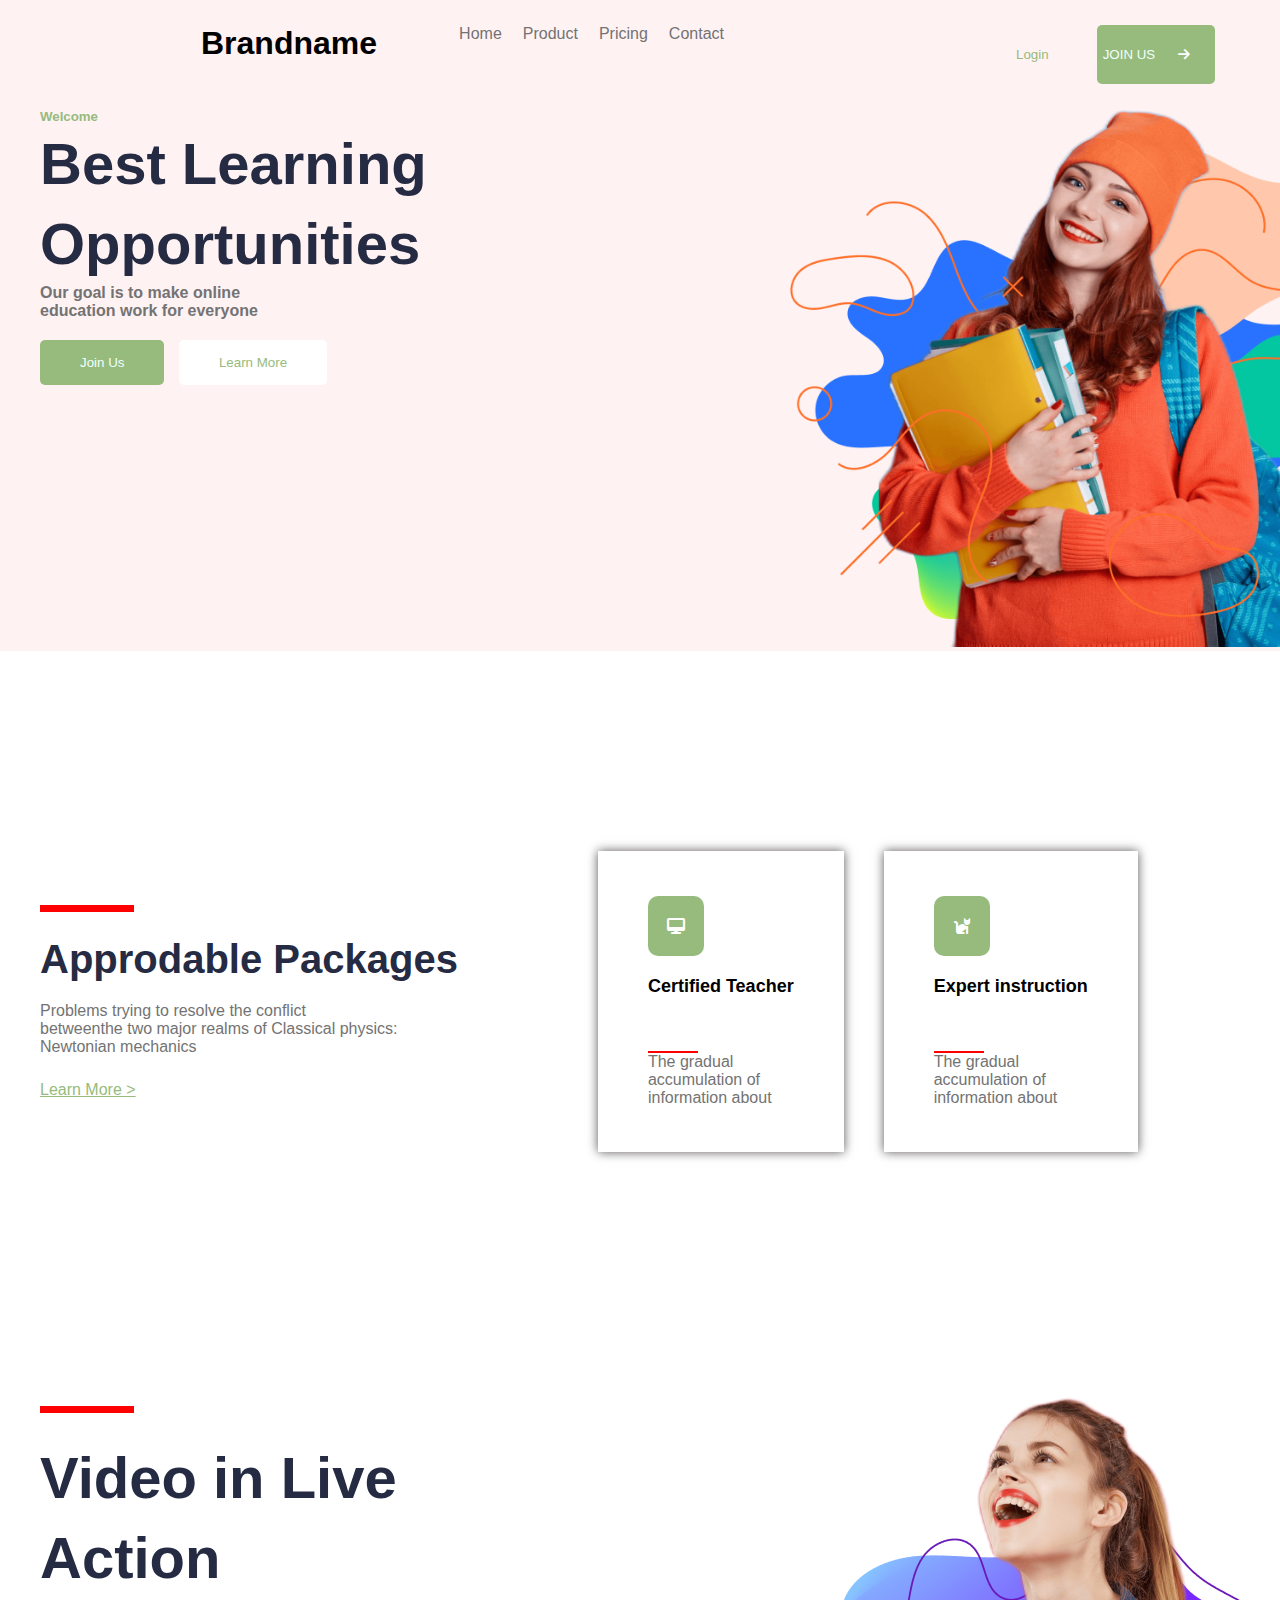
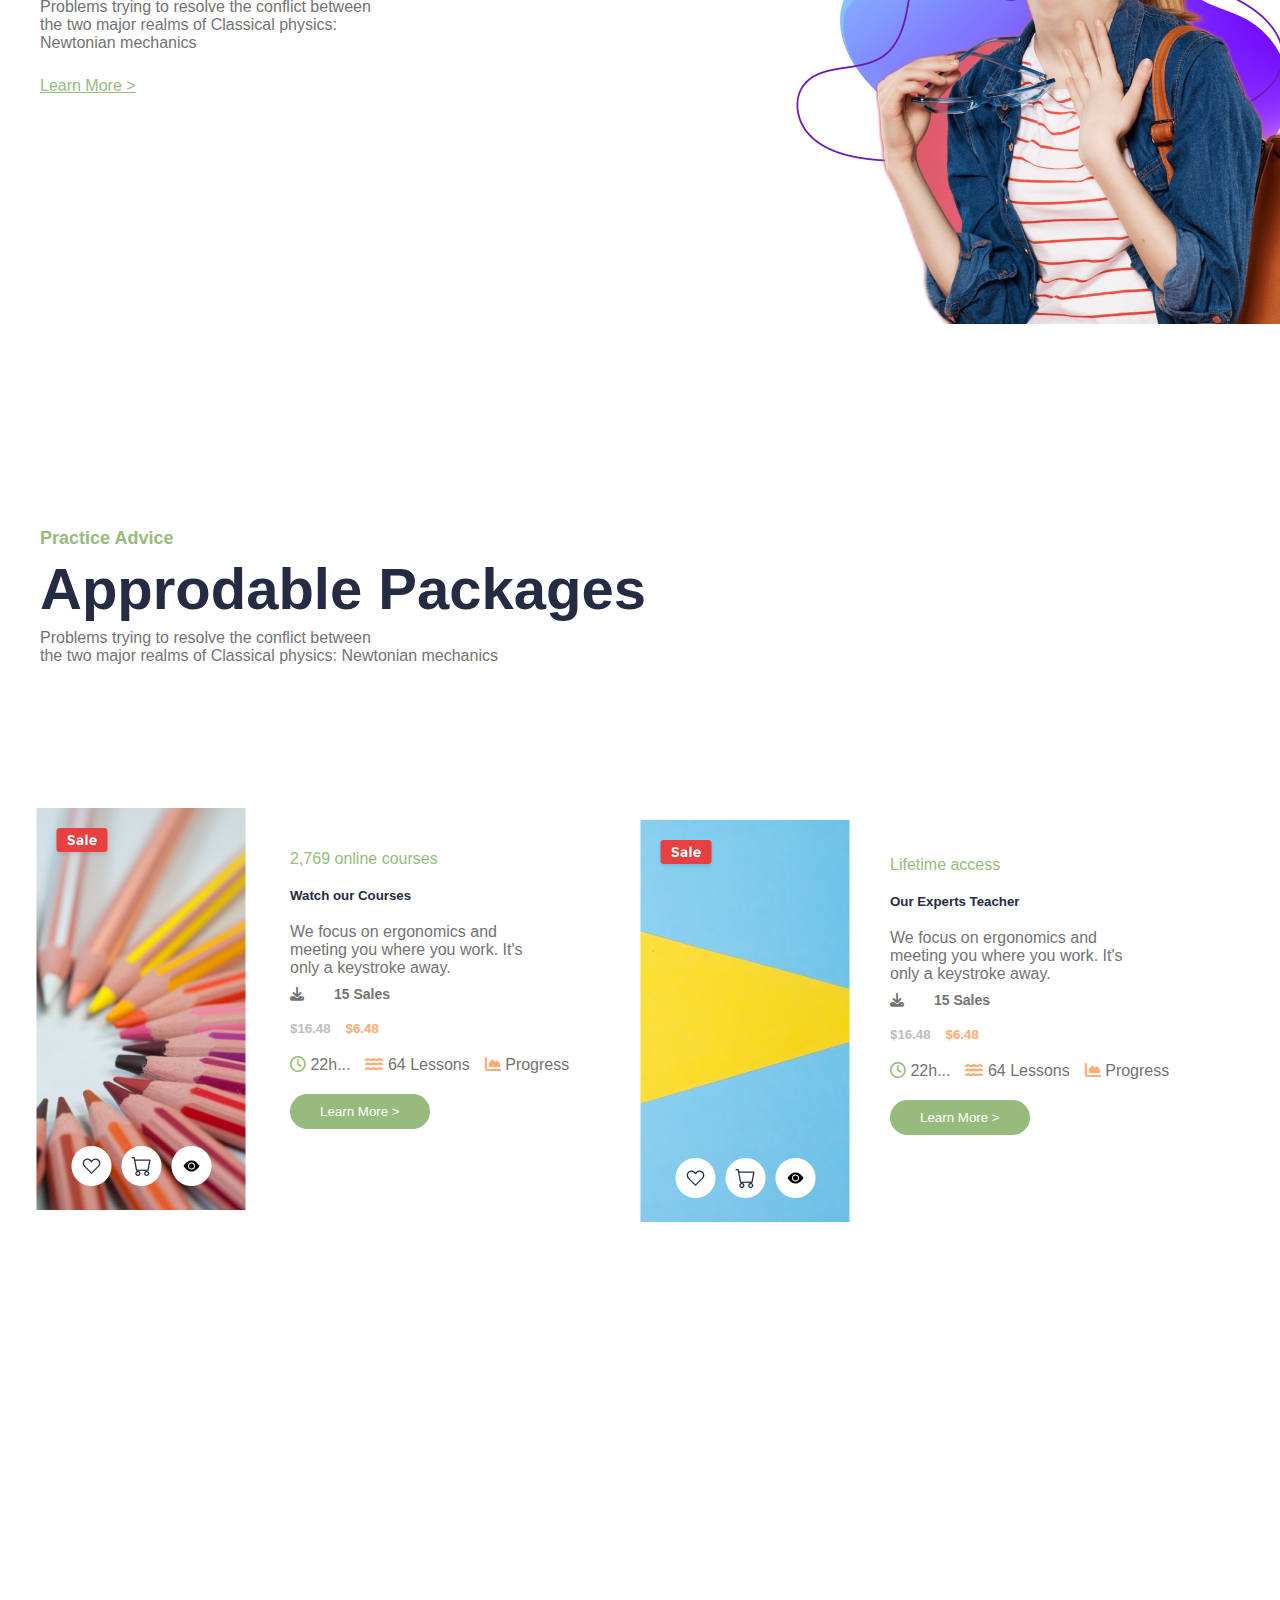
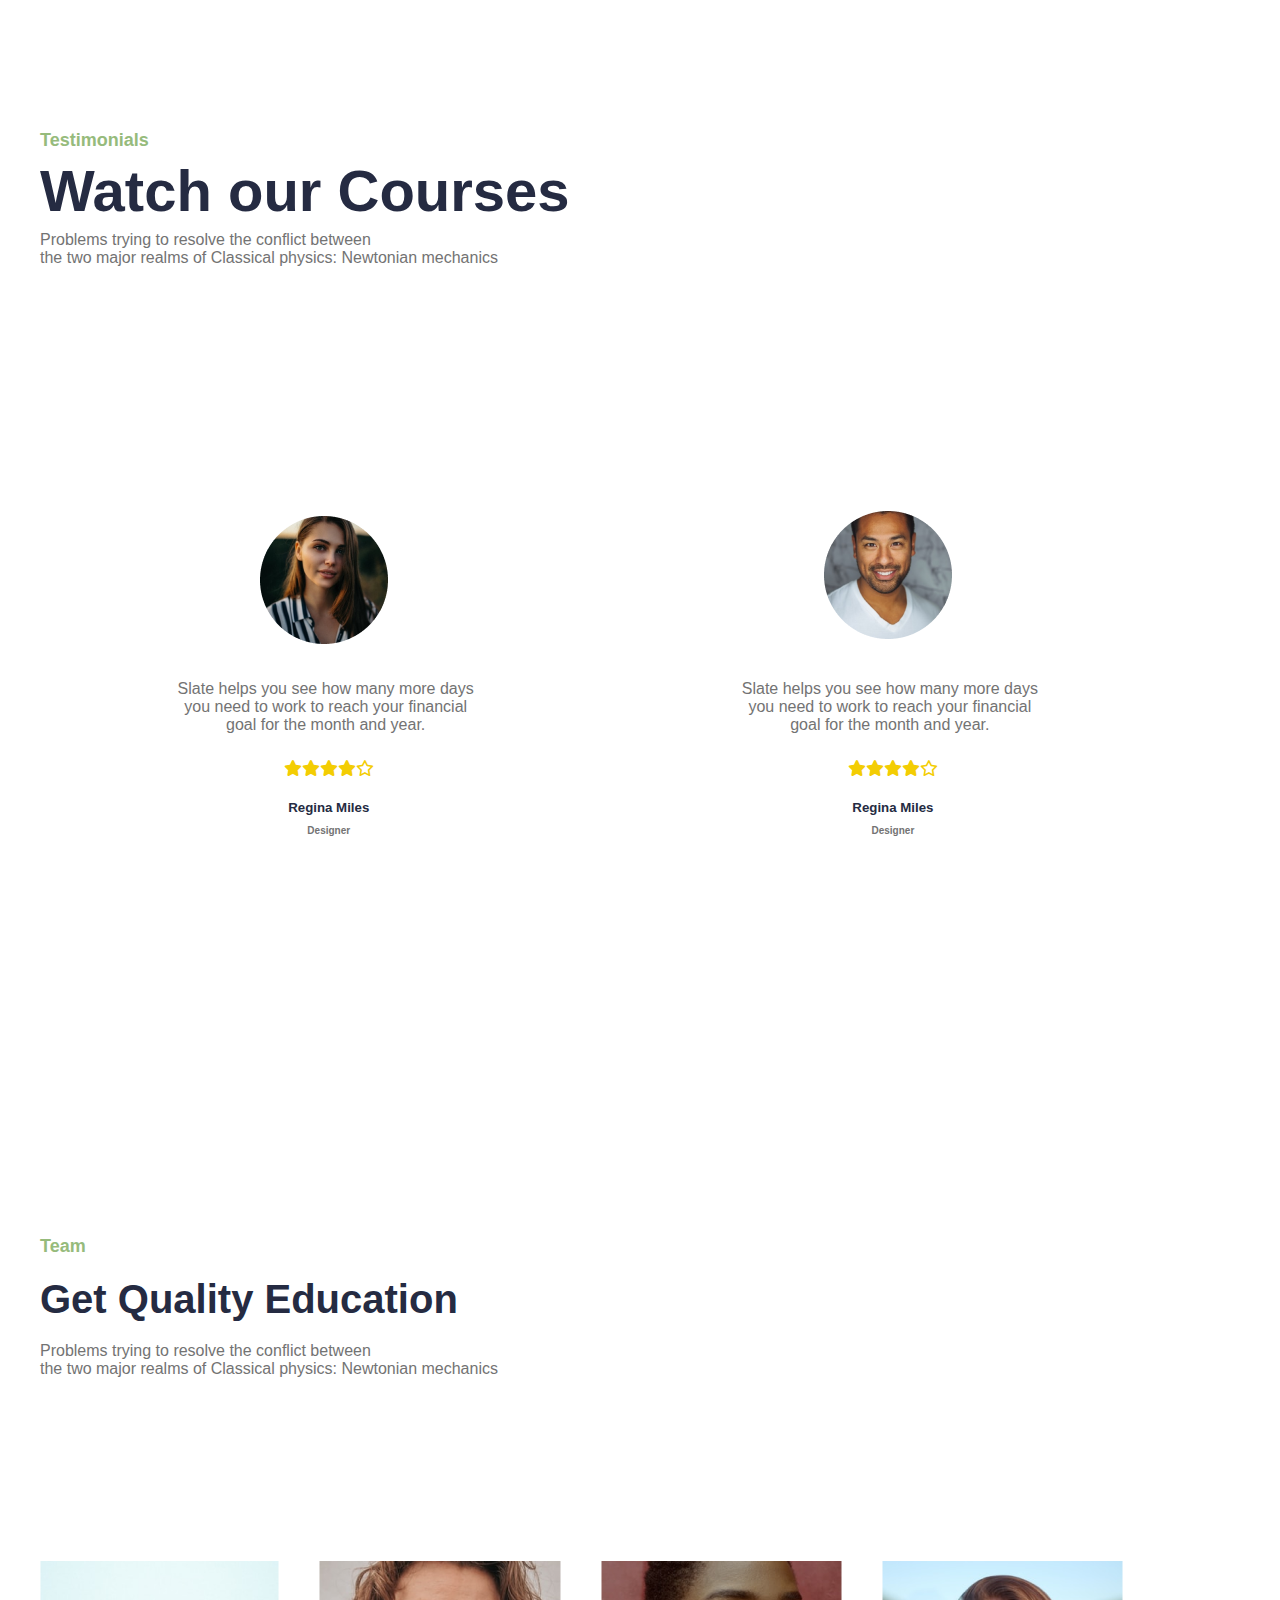
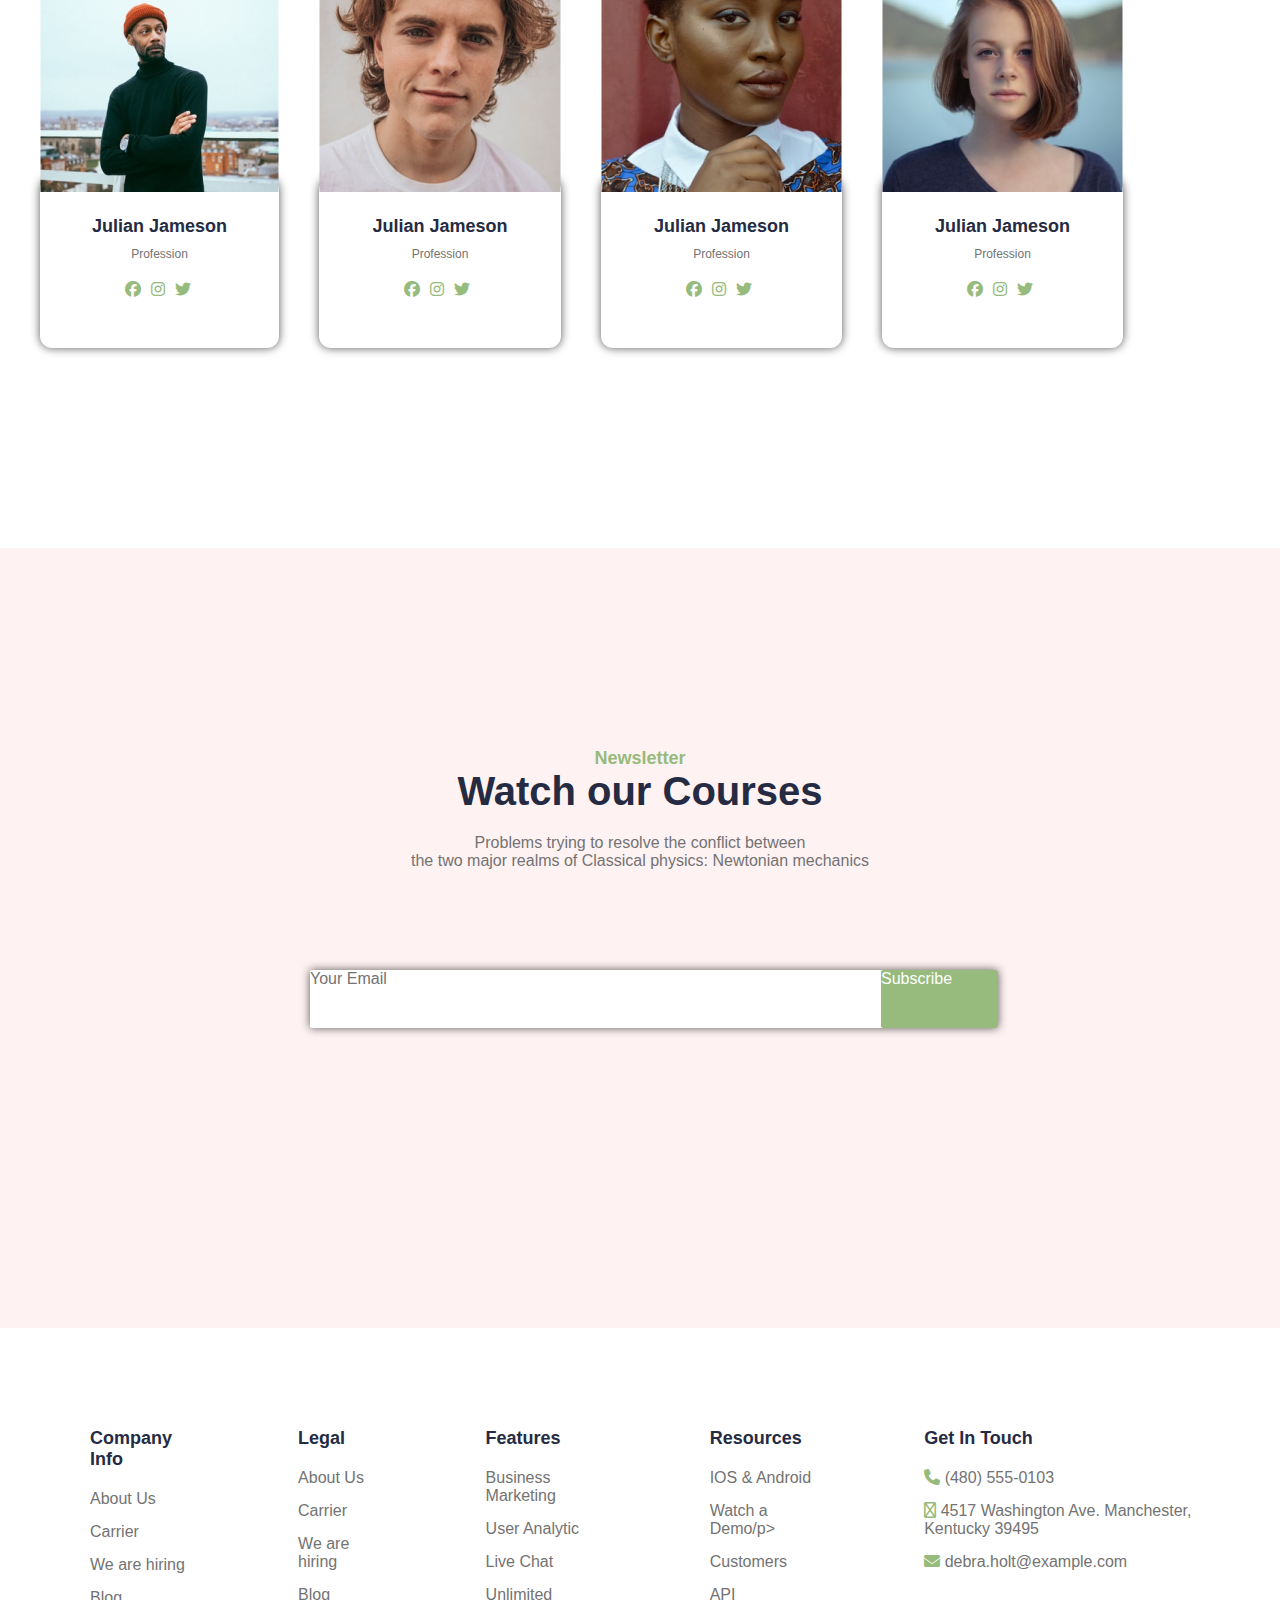
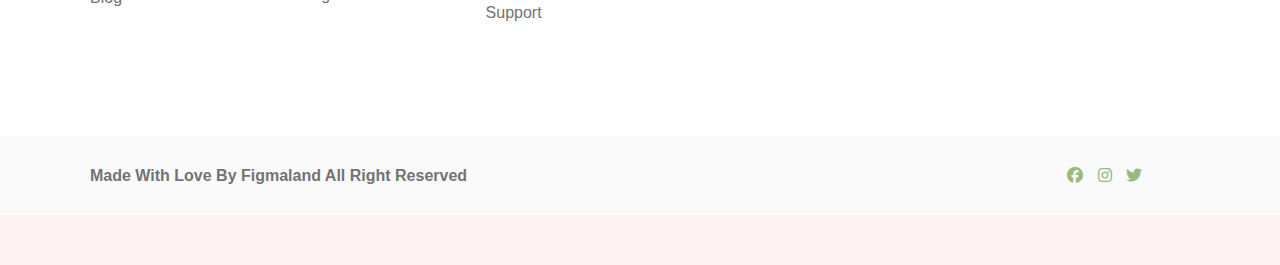
<file: day6/index.html>
<!DOCTYPE html>
<html lang="en">
<head>
 
    <title>School Sound</title>
    <link rel="stylesheet" href="https://cdnjs.cloudflare.com/ajax/libs/font-awesome/6.6.0/css/all.min.css">
    <link rel="stylesheet" href="main.css">
</head>
<body>
    
  <header>
    <div class="container">
        <nav>
            <h1>Brandname</h1>
             <ul>
                <li>Home</li>
                <li>Product</li>
                <li>Pricing</li>
                <li>Contact</li>

             </ul>
         <button class="btn">Login</button>
         <button>JOIN US <i class="fa-solid fa-arrow-right ooo"></i></button>
         
        </nav>
    </div>
  </header>

  <section>
    <div class="container">

        <div>
            <div class="left mt-90">
                <h5>Welcome</h5>
                <h2>Best Learning</h2>
                <h2 class="opp"> Opportunities</h2>
                <h4>Our goal is to make online</h4>
                <h4 class="work">education work for everyone</h4>
                <button class="btn2 mt-20  mr-10">Join Us</button>
                <button class="btn3 mt-20">Learn More</button>
            </div>
      </div>

    </div>
  </section>

<div class="container">
  <div class="right">
    <div class="img">
    <img src="img/hero-cover-1.png" width="600px">
    </div>
  </div>
</div>



<section class="about">
    <div class="container">
        <div class="row">
            <div class="col">
                <br><br><br>
                <div class="red-line mb-25"></div>
            <h3>Approdable Packages</h3>
            <p class="left mt-20">Problems trying to resolve the conflict</p>
            <p>betweenthe two major realms of Classical physics:</p>
            <p class="left mb-25">Newtonian mechanics</p>
             <a href="#">Learn More ></a>
                </div>
                
                <div class="col">
                    <div class="row">
                        <div class="card ml-100">
                            <i class="fa-solid fa-desktop cat"></i>
                            <h6 class="left mt-20">Certified Teacher</h6>
                            <br><br><br>
                            <div class="rd-line"></div>
                            <p>The gradual</p>
                            <p>accumulation of </p> 
                            <p>information about </p>

                        </div>
                        <div class="card">
                            <i class="fa-solid fa-cat cat"></i>
                            <h6 class="left mt-20">Expert instruction</h6>
                            <br><br><br>
                            <div class="rd-line"></div>
                            <p>The gradual</p>
                            <p>accumulation of </p> 
                            <p>information about </p>

                        </div>
                    </div>
                </div>
     
        </div>

    </div>
</section>



    <section class="action">
        <div class="container">

                <div class="sss">
                   <br><br><br>
                    <div class="xx-line mb-25"></div>
                    <h2>Video in Live</h2> 
                    <h2>Action</h2>
                    <p>Problems trying to resolve the conflict between</p>
                    <p>the two major realms of Classical physics:</p> 
                    <p class="left mb-25">Newtonian mechanics </p>
                    <a href="#">Learn More ></a>
                </div>       
           
                  
                    <div class="right">
                        
                      <img src="img/ss.png">
                   
                </div>

        </div>
    </section>


    <section class="sctn">
        <div class="container">
            
            <div class="row">
                <div class="col">
                <h6 class="kfc">Practice Advice</h6>
                <h2>Approdable Packages</h2>
                <p>Problems trying to resolve the conflict between</p>
                <p>the two major realms of Classical physics: Newtonian mechanics</p>
                </div> 

                <div class="pnl-png">
                    <img src="img/pnl.png">
                 </div>
            
            </div>
            
          
        </div>

        <div class="container">
            <div class="row">
                
                <div class="prgrph">
                    <p class="crs mb-20">2,769 online courses</p>
                    <h5 class="aaa mb-20">Watch our Courses</h5>
                    <p>We focus on ergonomics and</p>
                    <p>meeting you where you work. It's</p>
                    <p>only a keystroke away.</p>
                    <h6 class="hhh"><i class="fa-solid fa-download iii mb-20"></i>15 Sales</h6>
                    <div class="cla mb-20">
                    <h5 class="fsfs">$16.48</h5>
                    <h5 class="sfsf ml-15">$6.48</h5>
                </div> 
                    <div class="snsrf">
                    <p><i class="fa-regular fa-clock iuu"></i> 22h...</p>
                    <p><i class="fa-solid fa-water eww ml-15"></i> 64 Lessons</p>
                    <p><i class="fa-solid fa-chart-area eww ml-15"></i> Progress</p>
                    </div>
                    <button class="btn5 mt-20">Learn More ></button>

 
                </div>
                
            </div>

            <div class="pnsl-png">
                <img src="img/pnsl.png">

            </div>

            <div class="container">
                <div class="row">
                    
                    <div class="prgr">
                        <p class="crs mb-20">Lifetime access</p>
                        <h5 class="aaa mb-20">Our Experts Teacher</h5>
                        <p>We focus on ergonomics and</p>
                        <p>meeting you where you work. It's</p>
                        <p>only a keystroke away.</p>
                        <h6 class="hhh"><i class="fa-solid fa-download iii mb-20"></i>15 Sales</h6>
                        <div class="cla mb-20">
                        <h5 class="fsfs">$16.48</h5>
                        <h5 class="sfsf ml-15">$6.48</h5>
                    </div> 
                        <div class="snsrf">
                        <p><i class="fa-regular fa-clock iuu"></i> 22h...</p>
                        <p><i class="fa-solid fa-water eww ml-15"></i> 64 Lessons</p>
                        <p><i class="fa-solid fa-chart-area eww ml-15"></i> Progress</p>
                        </div>
                        <button class="btn5 mt-20">Learn More ></button>

        </div>
        
    </section>

    <section class="ctrl">
        <div class="container">
            <div class="row">
                <div class="col">
                    <h6 class="kfc">Testimonials</h6>
                    <h2>Watch our Courses</h2>
                    <p>Problems trying to resolve the conflict between</p>
                    <p>the two major realms of Classical physics: Newtonian mechanics</p>
                </div>
                <div class="sec-png">
                    <img src="img/sec.png">
                </div>

                <div class="divv">
                    <p>Slate helps you see how many more days</p>
                    <p>you need to work to reach your financial</p>
                    <p> goal for the month and year.</p>
                </div>

                <div class="yes">
                    <i class="fa-solid fa-star yess"></i>
                    <i class="fa-solid fa-star yess"></i>
                    <i class="fa-solid fa-star yess"></i>
                    <i class="fa-solid fa-star yess"></i>
                    <i class="fa-regular fa-star yess"></i>

                </div>

                <div class="miles">
                    <h5 class="rgn mb-10">Regina Miles</h5>
                    <h6 class="dnr">Designer</h6>
                </div>


                <div class="circle-png">
                    <img src="img/circle.png">
                </div>

                <div class="divvv">
                    <p>Slate helps you see how many more days</p>
                    <p>you need to work to reach your financial</p>
                    <p> goal for the month and year.</p>
                </div>

                <div class="yes">
                    <i class="fa-solid fa-star yess"></i>
                    <i class="fa-solid fa-star yess"></i>
                    <i class="fa-solid fa-star yess"></i>
                    <i class="fa-solid fa-star yess"></i>
                    <i class="fa-regular fa-star yess"></i>

                </div>

                <div class="miles">
                    <div class="col">
                    <h5 class="rgn mb-10">Regina Miles</h5>
                    <h6 class="dnr">Designer</h6>
                    </div>
                </div>

            </div>
        </div>

    </section>

    <section class="mamalo">
        <div class="container">
            <div class="row">
                <div class="col">
                   <h6 class="kfc mb-20">Team</h6>
                   <h3 class="edc mb-20">Get Quality Education</h3>
                   <p>Problems trying to resolve the conflict between</p>
                   <p>the two major realms of Classical physics: Newtonian mechanics </p>
                </div>
            </div>
       
            <div class="col">
                <div class="row">
                  <div class="cardd">
                    <div class="zng-png">
                      <img src="img/zng.png">
                      <h5 class="prf mb-10 mt-20">Julian Jameson</h5>
                      <p class="prfs">Profession</p>
                      <div class="font mb-20 mt-20">
                        <i class="fa-brands fa-facebook fc"></i>
                        <i class="fa-brands fa-instagram ins"></i>
                        <i class="fa-brands fa-twitter tw"></i>


                      </div>
                    </div>  
                  </div>


                  <div class="cardd">
                    <div class="zng-png">
                      <img src="img/bjy.png">
                      <h5 class="prf mb-10 mt-20">Julian Jameson</h5>
                      <p class="prfs">Profession</p>
                      <div class="font mb-20 mt-20">
                        <i class="fa-brands fa-facebook fc"></i>
                        <i class="fa-brands fa-instagram ins"></i>
                        <i class="fa-brands fa-twitter tw"></i>


                      </div>
                    </div>  
                  </div>
                  <div class="cardd">
                    <div class="zng-png">
                      <img src="img/zzng.png">
                      <h5 class="prf mb-10 mt-20">Julian Jameson</h5>
                      <p class="prfs">Profession</p>
                      <div class="font mb-20 mt-20">
                        <i class="fa-brands fa-facebook fc"></i>
                        <i class="fa-brands fa-instagram ins"></i>
                        <i class="fa-brands fa-twitter tw"></i>


                      </div>
                    </div>  
                  </div>
                  <div class="cardd">
                    <div class="zng-png">
                      <img src="img/ghb.png">
                      <h5 class="prf mb-10 mt-20">Julian Jameson</h5>
                      <p class="prfs">Profession</p>
                      <div class="font mb-20 mt-20">
                        <i class="fa-brands fa-facebook fc"></i>
                        <i class="fa-brands fa-instagram ins"></i>
                        <i class="fa-brands fa-twitter tw"></i>


                      </div>
                    </div>  
                  </div>
                
                </div>
            </div>
        </div>

    </section>

    <section class="mari">
        <div class="container">
                <div class="center">
                    <h6 class="mc">Newsletter</h6>
                    <h3 class="dd mb-20">Watch our Courses </h3>
                    <p>Problems trying to resolve the conflict between</p>
                    <p>the two major realms of Classical physics: Newtonian mechanics</p>
                </div>
                  <div class="hrsy">
                    <div class="yrml">
                        <p class="yrl">Your Email</p>
                    </div>

                    <div class="sbsc">
                        <p class="sbs">Subscribe</p>
                    </div>
                </div>
            
        </div>
    </section>

    <section class="last">
        <div class="container">
            <div class="mrym">
                <div class="lst">
                    <h6 class="psga mb-20">Company Info</h6>
                    <p class="qq mb-15">About Us</p>
                    <p class="qq mb-15">Carrier</p>
                    <p class="qq mb-15">We are hiring</p>
                    <p class="qq mb-15">Blog</p>
                </div>
                <div class="lst">
                    <h6 class="psga mb-20">Legal</h6>
                    <p class="qq mb-15">About Us</p>
                    <p class="qq mb-15">Carrier</p>
                    <p class="qq mb-15">We are hiring</p>
                    <p class="qq mb-15">Blog</p>
                </div>
                <div class="lst">
                    <h6 class="psga mb-20">Features</h6>
                    <p class="qq mb-15">Business Marketing</p>
                    <p class="qq mb-15">User Analytic</p>
                    <p class="qq mb-15">Live Chat</p>
                    <p class="qq mb-15">Unlimited Support</p>
                </div>
                <div class="lst">
                    <h6 class="psga mb-20">Resources</h6>
                    <p class="qq mb-15">IOS & Android</p>
                    <p class="qq mb-15">Watch a Demo/p>
                    <p class="qq mb-15">Customers</p>
                    <p class="qq mb-15">API</p>
                </div>
                <div class="lst">
                    <h6 class="psga mb-20">Get In Touch</h6>
                    <p class="qq mb-15"><i class="fa-solid fa-phone pn"></i> (480) 555-0103</p>
                    <p class="qq mb-15"><i class="fa-regular fa-location-dot mp"></i> 4517 Washington Ave. Manchester, 
                    Kentucky 39495</p>
                    <p class="qq mb-15"><i class="fa-solid fa-envelope sms"></i> debra.holt@example.com</p>
                 
                </div>

            </div>
        </div>
    </section>
    
    <section class="lastst">
          <div class="container">
            <div class="malo">
            <div class="mrm">
               <h6 class="mlm">Made With Love By Figmaland All Right Reserved</h6>

            </div>

            <div class="uuu">
                <i class="fa-brands fa-facebook fb mr-10"></i>
                <i class="fa-brands fa-instagram ins mr-10"></i>
                <i class="fa-brands fa-twitter tw"></i>
 
            </div>
        </div>
          </div>
    </section>
    
  

</body>
</html>
</file>
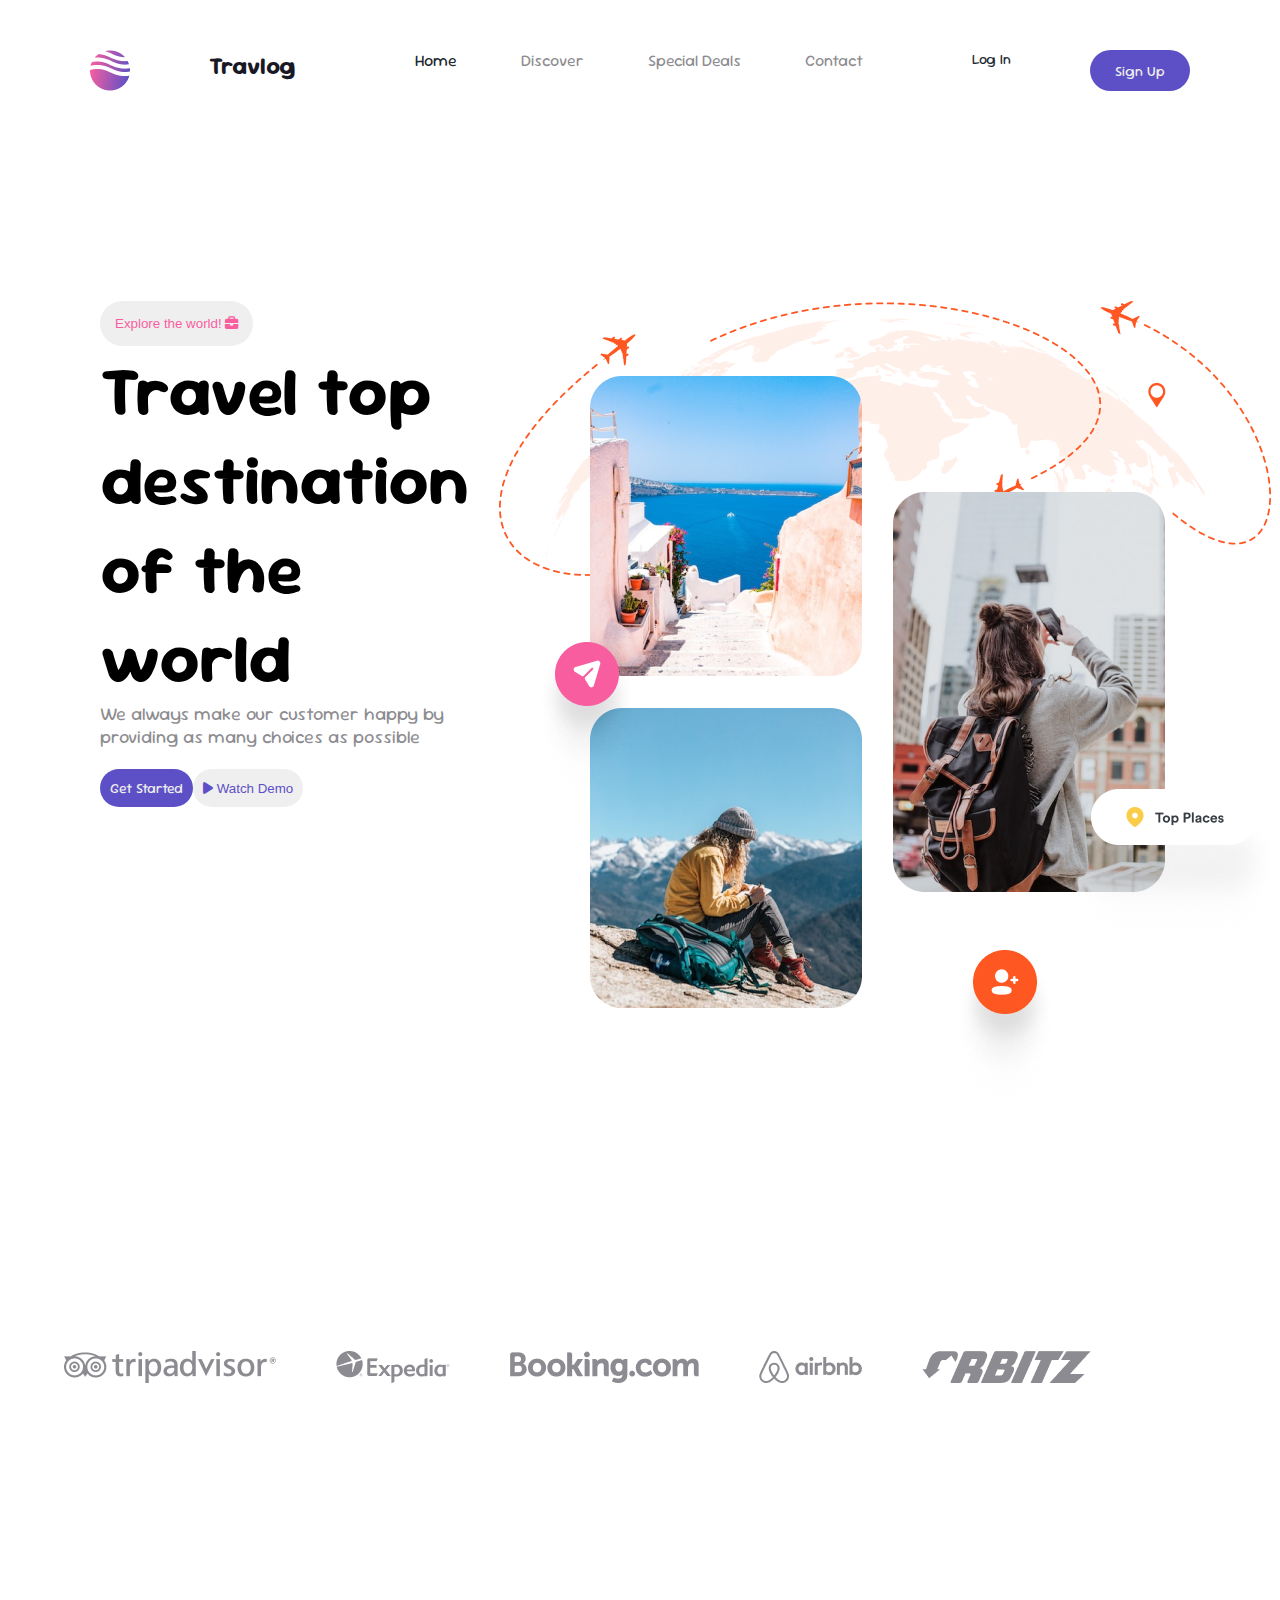
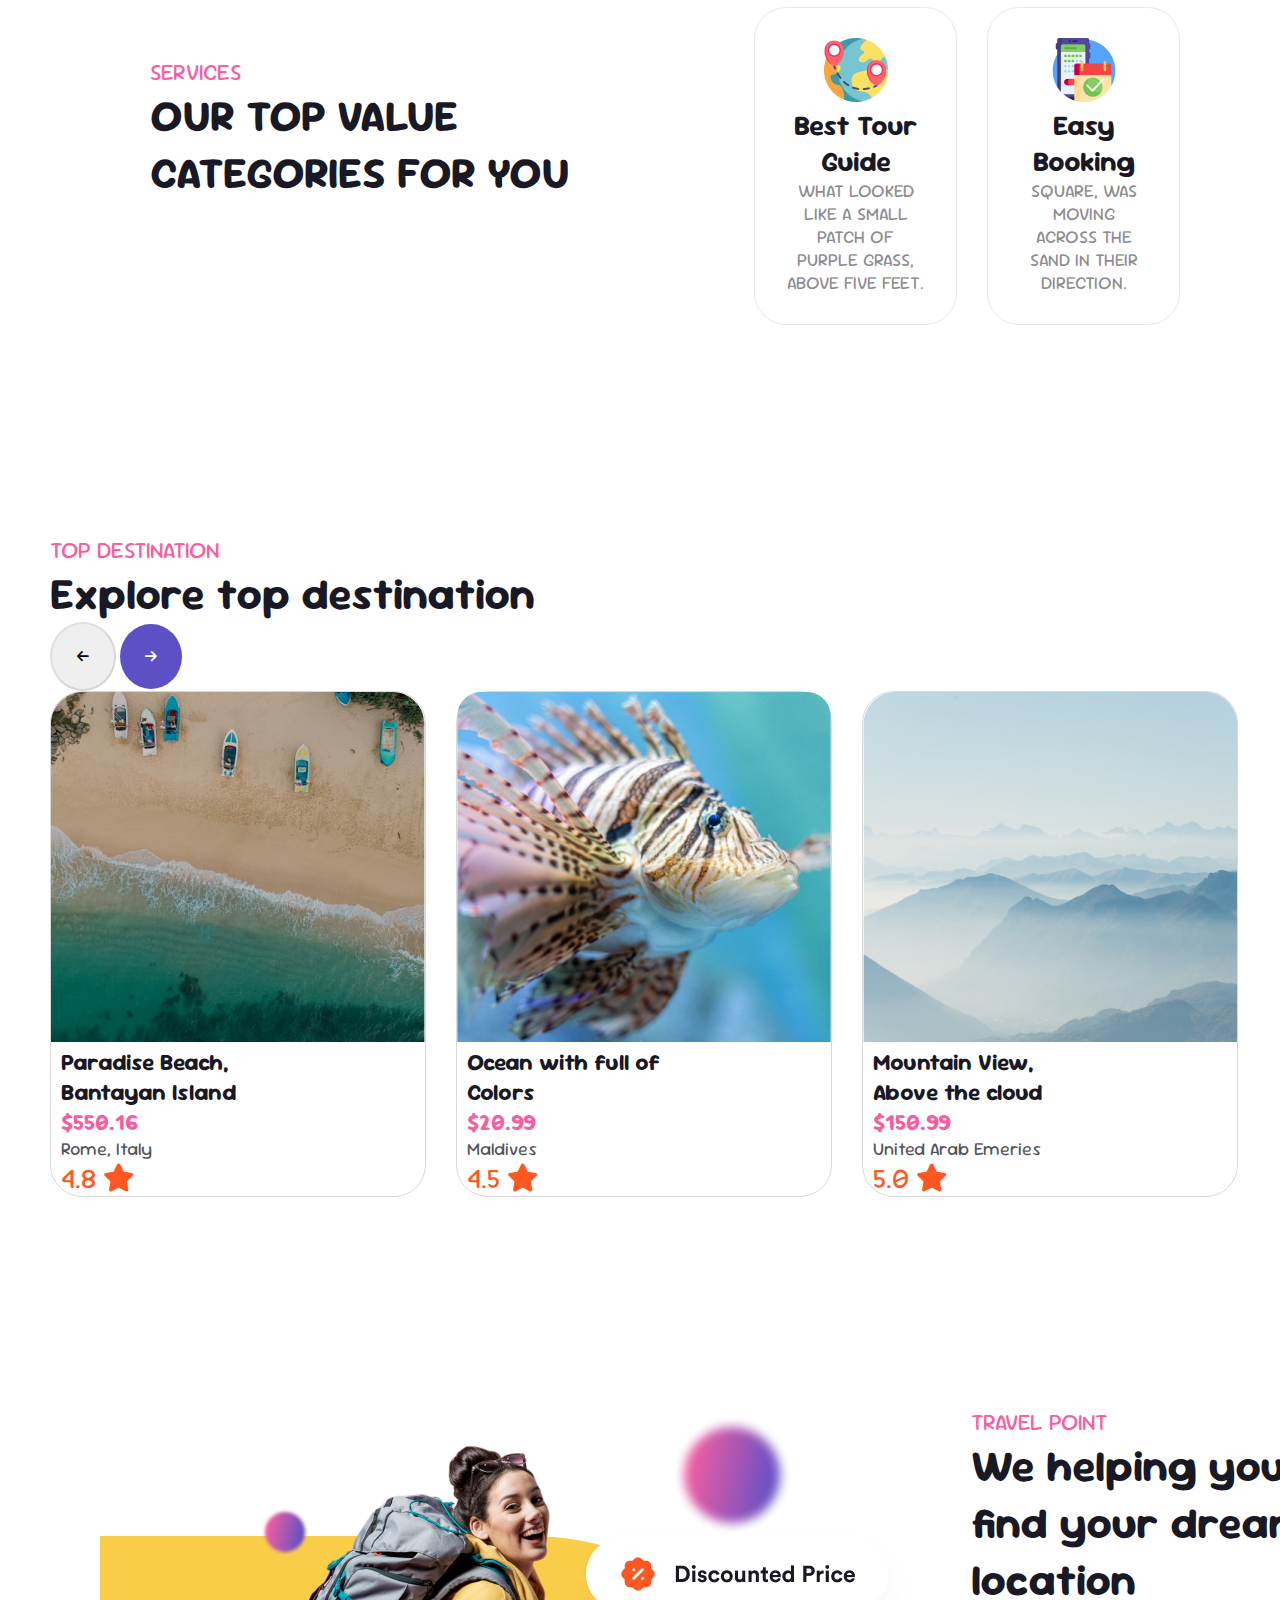
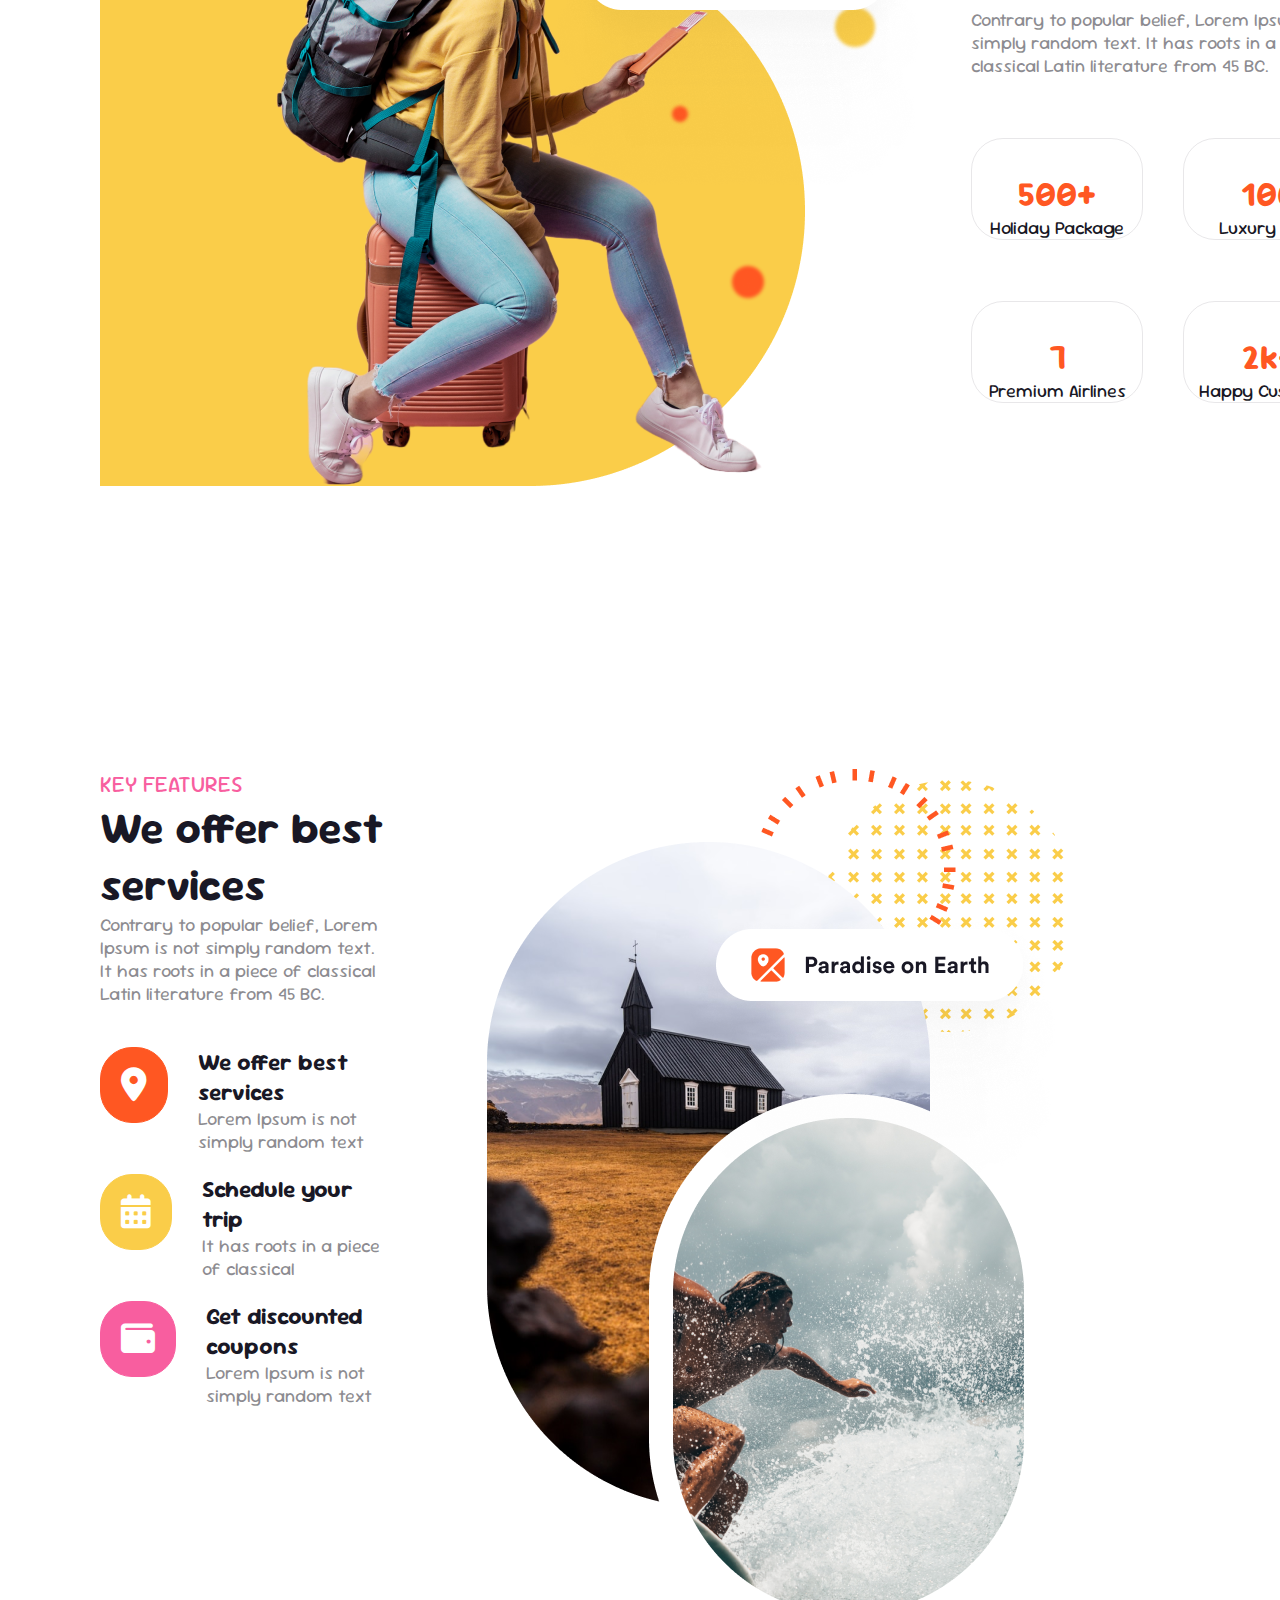
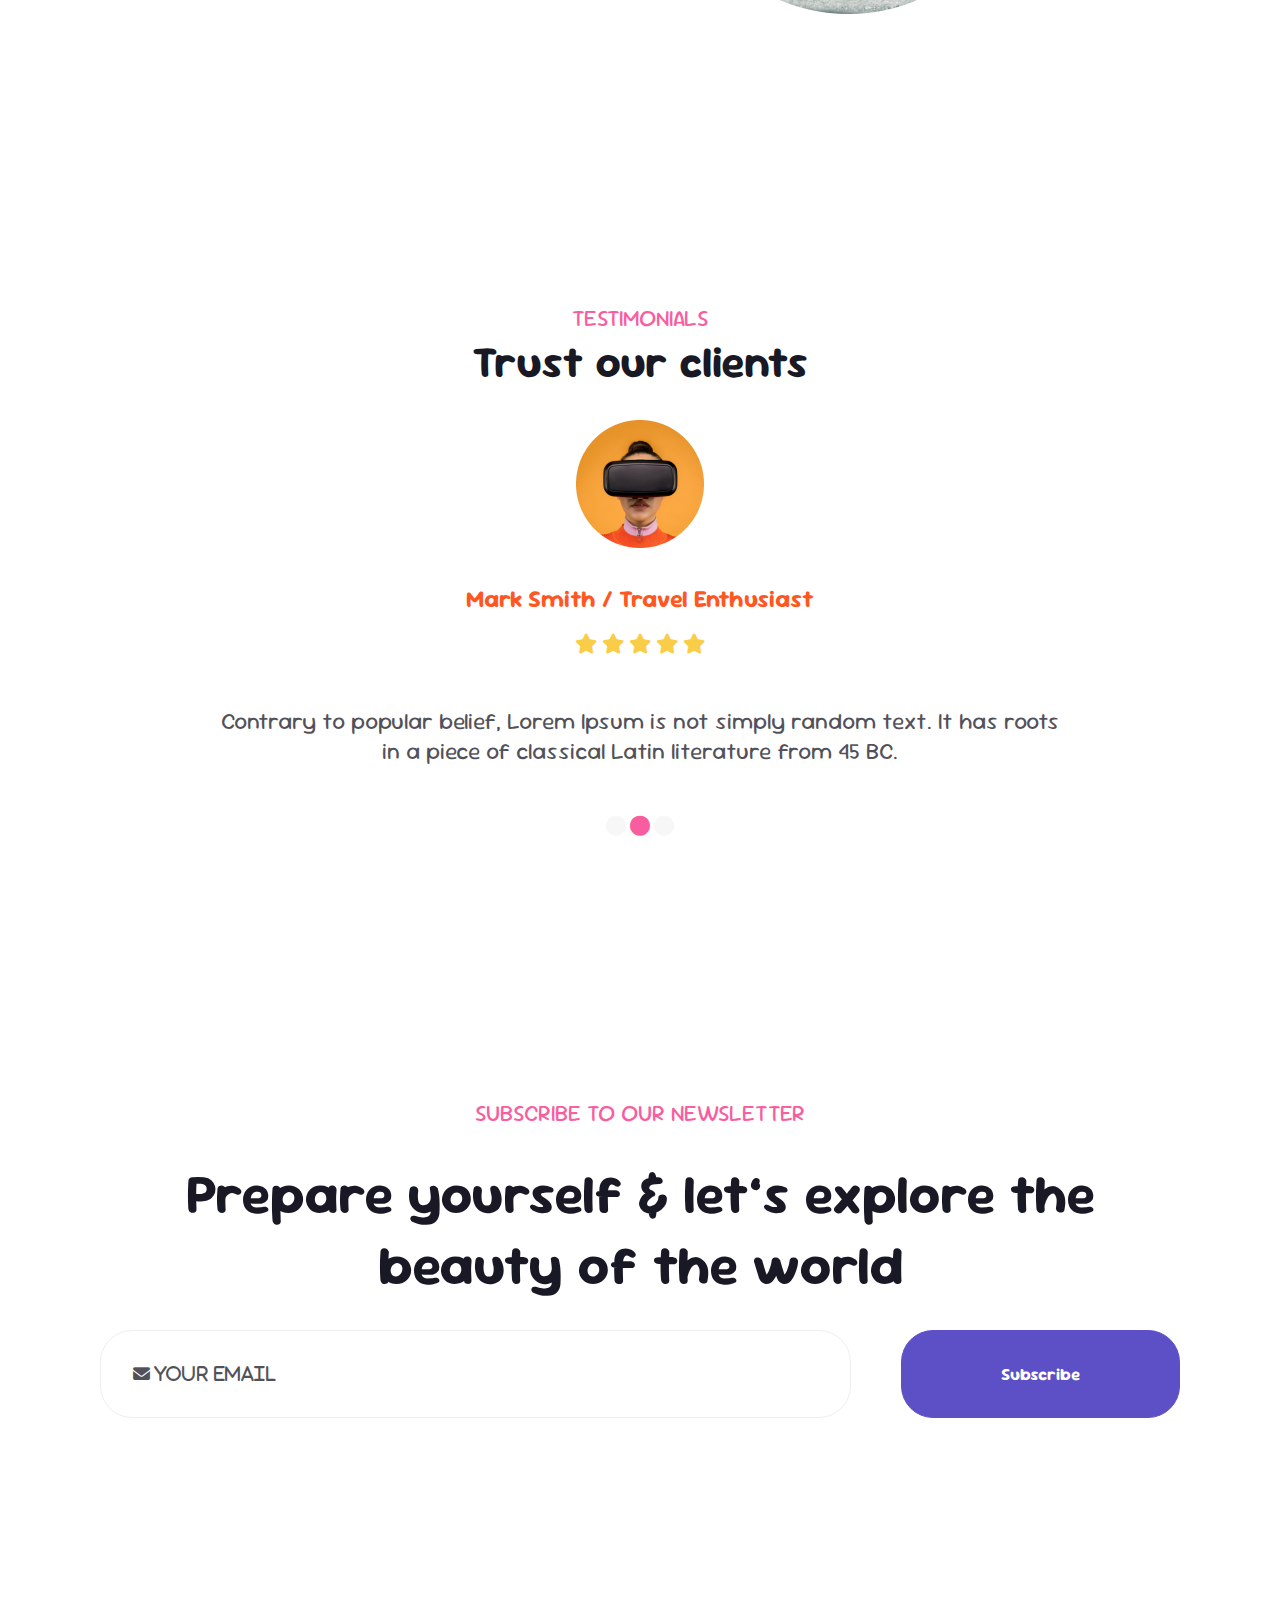
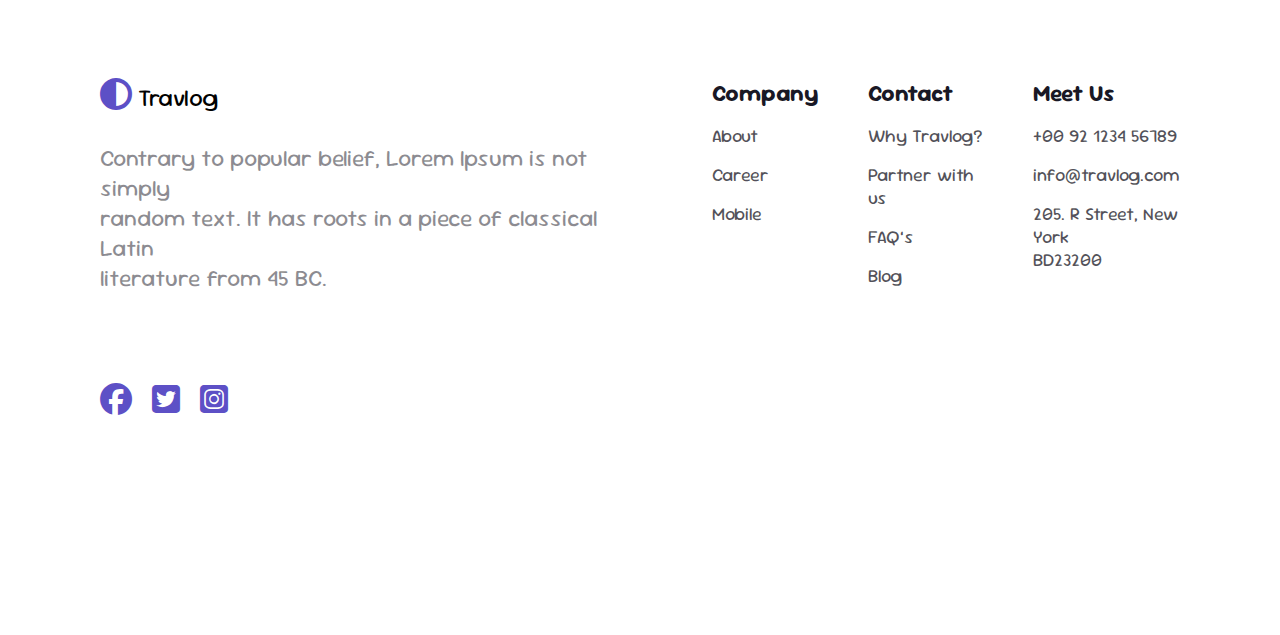
<file: day9/index.html>
<!DOCTYPE html>
<html lang="en">
<head>
    <meta charset="UTF-8">
    <meta name="viewport" content="width=device-width, initial-scale=1.0">
    <title>Travlog</title>
    <link rel="stylesheet" href="https://cdnjs.cloudflare.com/ajax/libs/font-awesome/6.6.0/css/all.min.css">
    <link href="https://fonts.googleapis.com/css2?family=Roboto+Condensed:ital,wght@0,100..900;1,100..900&family=Roboto:ital,wght@0,100;0,300;0,400;0,500;0,700;0,900;1,100;1,300;1,400;1,500;1,700;1,900&family=Sour+Gummy:ital,wght@0,100..900;1,100..900&display=swap" rel="stylesheet">
    <link rel="stylesheet" href="main.css">
</head>
<body> 
   <header>
    <div class="container">
      <nav>
        <img src="img/Vector.png" width="40px">            
        <h2>Travlog</h2>
        <ul>
          <li class="home">Home</li>
          <li>Discover</li>
          <li>Special Deals</li> 
          <li>Contact</li>
        </ul>
        <a href="#">Log In</a>
        <button class="btn1">Sign Up</button>
      </nav>
    </div>
   </header>


   <section class="sctn1">
       <div class="container">
        <div class="row gznfr">
          <div class="world">
            <button class="btn2">Explore the world! <i class="fa-solid fa-briefcase"></i></button>
            <h1>Travel top destination 
              of the world</h1>
              <p>We always make our customer happy by providing
                as many choices as possible </p>
                <br>
                <div class="row alzd">
                <button class="btn3">Get Started</button>
                <button class="btn4"><i class="fa-solid fa-play ss"></i> Watch Demo</button>
                </div>
              </div>
               <div class="img">
                <img src="img/Group 1.png">
                
               </div>
              </div>
            </div>
        </div>
       </div>
   </section>


   <section class="sctn1-2">
    <div class="container">
      <div class="row">
        <div class="wrwr">
          <img src="img/Group.png" >
          <img src="img/Group 2 (1).png" >
          <img src="img/Group (1).png" >
          <img src="img/Vector (1).png" >
          <img src="img/Vector (2).png" >
        </div>
        </div>
      </div>
    </div>
  </section>




    <section class="sctn2">
      <div class="container">
        <div class="row xnmcn">
            <div class="section-title">
            <p>Services</p>
            <h3>Our top value categories for you</h3>
          </div>
          <div class=" row crdddd">
          <div class="card mr-30">
            <img src="img/dst.png" width="64px">
            <h5>Best Tour Guide</h5>
            <p>What looked like a small <br> patch of purple grass, <br> above five feet.</p>
          </div>
          <div class="card">
            <img src="img/book.png" width="64px">
            <h5>Easy Booking</h5>
            <p>Square, was moving <br> across the sand in their <br> direction.</p>
          </div>
        </div>
          
        </div>
      
      </div>
    </section>

  <section class="sctn3">
    <div class="container">
      <div class="row glmcn">
        <div class="txt">
           <p>Top Destination</p>
           <h3>Explore top destination</h3>
           <div class="btnnnn">
           <button class="btn5"><i class="fa-solid fa-arrow-left"></i></button>
           <button class="btn6"><i class="fa-solid fa-arrow-right"></i></button>
          </div>
        </div>
      </div>
      <div class="row glmcn">

      <div class="card2 mr-30">
        <img src="img/Rectangle 6.png">
        <h6>Paradise Beach, <br> Bantayan Island</h6>
        <h5>$550.16</h5>
        <p class="ii">Rome, Italy</p>
        <p class="oo">4.8 <i class="fa-solid fa-star"></i></p>
     </div>
     <div class="card2 mr-30">
      <img src="img/Rectangle 6 (1).png">
      <h6>Ocean with full of <br> Colors</h6>
      <h5>$20.99</h5>
      <p class="ii">Maldives</p>
      <p class="oo">4.5 <i class="fa-solid fa-star"></i></p>
   </div>
   <div class="card2">
    <img src="img/Rectangle 6 (2).png">
    <h6>Mountain View, <br> Above the cloud</h6>
    <h5>$150.99</h5>
    <p class="ii">United Arab Emeries </p>
    <p class="oo">5.0 <i class="fa-solid fa-star"></i></p>
 </div>
    </div>
    </div>
  </section>


  <section class="sctn4">
    <div class="container">
      <div class="row mobil">
        <div class="imgs">
            <img src="img/Group 9238.png">
        </div>
        <div class="prgrph">
          <p class="mkl">Travel Point</p>
        <h3>We helping you find your dream location</h3>
        <p class="grdz">Contrary to popular belief, Lorem Ipsum is not simply random text. It has roots in a piece of classical Latin literature from 45 BC.</p>
        <br>
        <div class="sldd">
        <div class="sld">
        <h4>500+</h4>
        <p class="hldy">Holiday Package</p>
      </div>
      <br>
      <div class="sld">
        <h4>100</h4>
        <p class="hldy">Luxury Hotel</p>
      </div>
    </div>
    <br>
    <div class="sldd">
      <div class="sld">
      <h4>7</h4>
      <p class="hldy">Premium Airlines</p>
    </div>
    <br>
    <div class="sld">
      <h4>2k+</h4>
      <p class="hldy">Happy Customer</p>
    </div>
  </div>
    </div>
      
 </div>
      
    </div>
  </section>

<section class="sctn5">
  <div class="container">
    <div class="row mobile">
      <div class="psga">
         <p class="key">Key features</p>
         <h3>We offer best services</h3>
         <p class="from">Contrary to popular belief, Lorem Ipsum is not simply random text. It has roots in a piece of classical Latin literature
          from 45 BC.</p>
          <br><br>
          <div class="row mrmld">
            <div class="psdgi">
              <i class="fa-solid fa-location-dot xx"></i>
            </div>
            <div class="best">
              <h6>We offer best services</h6>
              <p class="ips">Lorem Ipsum is not simply random text</p>
            </div>
          </div>
          <br>
          <div class="row mrmld">
            <div class="psdgi">
              <i class="fa-solid fa-calendar-days yy"></i>
            </div>
            <div class="best">
              <h6>Schedule your trip</h6>
              <p class="ips">It has roots in a piece of classical</p>
            </div>
          </div>
          <br>
          <div class="row mrmld">
            <div class="psdgi">
              <i class="fa-solid fa-wallet qq"></i>
            </div>
            <div class="best">
              <h6>Get discounted coupons</h6>
              <p class="ips">Lorem Ipsum is not simply random text</p>
            </div>
          </div>
      </div>
      
      <div class="sekil">
        <img src="img/BACKGROUND.png" width="693px" >
      </div>
      
    </div>
    
  </div>
</section>

<section class="sctn6">
  <div class="container">
    <div class="mariam">
      <div class="mari">
      <p class="test">Testimonials</p>
      <h3>Trust our clients</h3>
      <div class="vera">
        <img src="img/Ellipse 22.png">
      </div>
      
      <h2>Mark Smith / Travel Enthusiast</h2>
        <i class="fa-solid fa-star i"></i>
        <i class="fa-solid fa-star i"></i>
        <i class="fa-solid fa-star i"></i>
        <i class="fa-solid fa-star i"></i>
        <i class="fa-solid fa-star i"></i>
        <p class="br">Contrary to popular belief, Lorem Ipsum is not simply random text. It has roots <br>
          in a piece of classical Latin literature from 45 BC.</p>
          <i class="fa-solid fa-circle vv"></i>
          <i class="fa-solid fa-circle bb"></i>
          <i class="fa-solid fa-circle vv"></i>


    </div>
    </div>
  </div>
</section>


<section class="sctn7">
  <div class="container">
    <div class="last">
       <p class="sbs">subscribe to our newsletter</p>
       <h2>Prepare yourself & let’s explore the beauty of the world</h2>
       

       </div>
       
       <div class="row smy">
        
        <h6 class="mail"><i class="fa-solid fa-envelope">  Your  Email</i></h6>
        <h6 class="lomi">Subscribe</h6>
      
       </div>

    </div>
  </div>
</section>


<section class="sctn8">
  <div class="container">
    <div class="row smngl">
      <div class="trvlg">
      <p class="night"><i class="fa-solid fa-circle-half-stroke stroke"></i> Travlog</p>
      <p class="random">Contrary to popular belief, Lorem Ipsum is not simply <br> random text. It has roots in a piece of classical Latin <br> literature from 45 BC.</p>
      <div class="fcbk">
      <i class="fa-brands fa-facebook"></i>
      <i class="fa-brands fa-square-twitter"></i>
      <i class="fa-brands fa-square-instagram"></i>
    </div>
     </div>
    
     <div class="finito">
    <div class="company">
       <h6>Company</h6>
       <p>About</p>
       <p>Career</p>
       <p>Mobile</p>
    </div>
    <div class="company">
      <h6>Contact</h6>
      <p>Why Travlog?</p>
      <p>Partner with us</p>
      <p>FAQ’s</p>
      <p>Blog</p>
   </div>
   <div class="company">
    <h6>Meet Us</h6>
    <p>+00 92 1234 56789</p>
    <p>info@travlog.com</p>
    <p>205. R Street, New <br> York <br> BD23200</p>
   </div>
  
      </div>
    </div>
  </div>
</section>





</body>
</html>
</file>
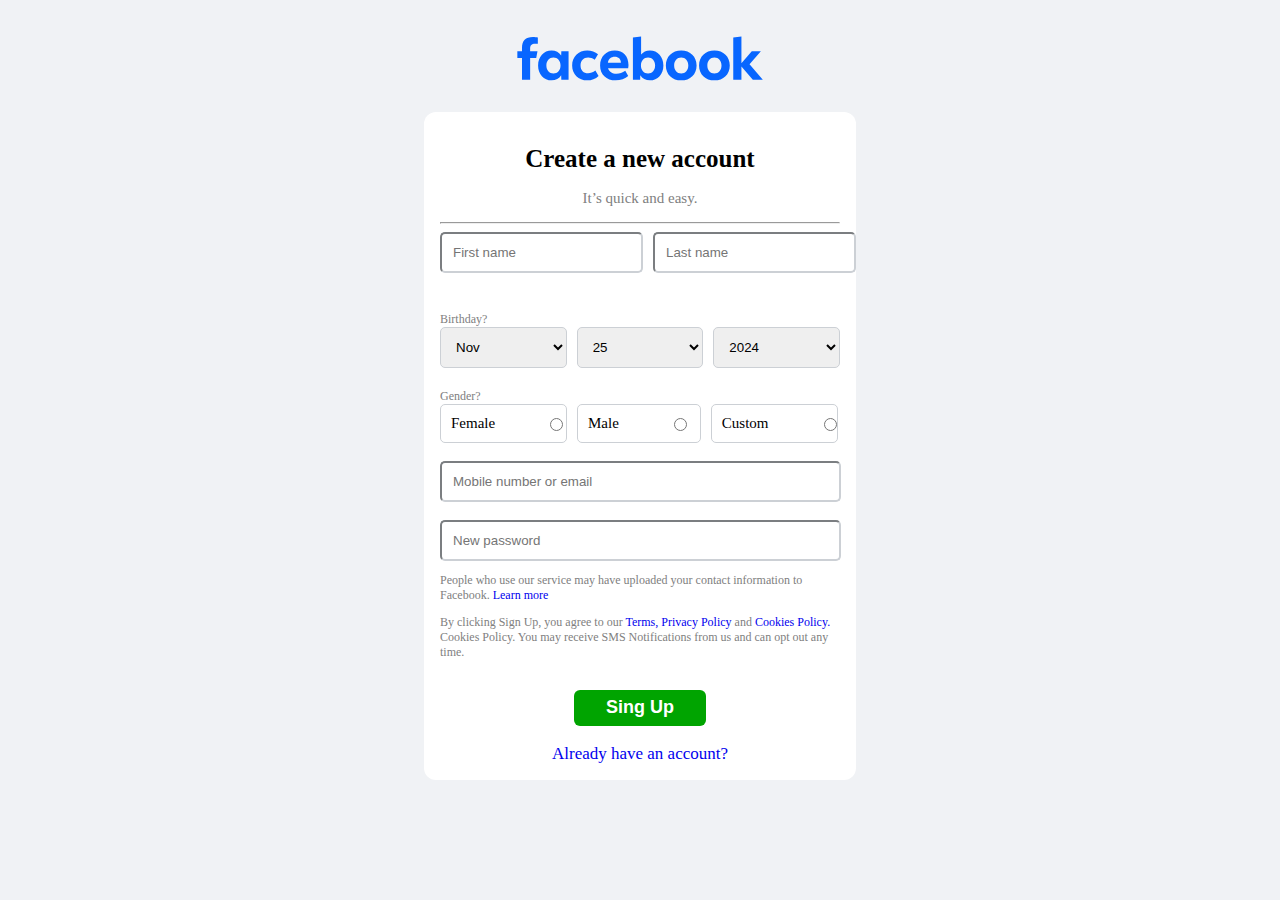
<file: facebook/index.html>
<!DOCTYPE html>
<html lang="en">
<head>
    <title>Facebook</title>
    <link rel="stylesheet" href="main.css">
</head>
<body>
    <div class="container">

    <div class="facebook">
      <img src="facebook.svg">
    </div>
</div>

<div class="container">
    <div class="crt">
       <h1>Create a new account</h1>
       <p>It’s quick and easy.</p>
       <hr>
       <form> 
        <div class="name">
        <input type="text" placeholder="First name">
        <input type="text" placeholder="Last name">
    </div>
         <br><br>
         <div class="brth">
         <label for="brthday">Birthday?</label><br>
         <div class="ayy">
        <select name="ay">
            <option value="Nov">Nov</option>
            <option value="Jan">Jan</option>
            <option value="Feb">Feb</option>
            <option value="Mar">Mar</option>
            <option value="Apr">Apr</option>
        </select>
        <select name="gun">
            <option value="25">25</option>
            <option value="1">1</option>
            <option value="2">2</option>
            <option value="3">3</option>
            <option value="4">4</option>
            <option value="5">5</option>
            <option value="6">6</option>
            <option value="7">7</option>
            <option value="8">8</option>
        </select>

        <select name="il">
            <option value="2024">2024</option>
            <option value="2023">2023</option>
            <option value="2022">2022</option>
            <option value="2021">2021</option>
            <option value="2020">2020</option>
            <option value="2019">2019</option>
            <option value="2018">2018</option>
            <option value="2017">2017</option>
           
        </select>
    </div>
        </div>
        <br>
      <div class="gndr">
        <label for="Gender?">Gender?</label><br>
        <div class="slmcnm">
        <div class="radio">
         <label for="female">Female</label>
         <input type="radio" id="female" name="gender">
        </div>
        <div class="radio">
            <label for="male">Male</label>
            <input type="radio" id="male" name="gender">
           </div>
           <div class="radio">
            <label for="custom">Custom</label>
            <input type="radio" id="custom" name="gender">
           </div>
        </div>
  
      </div>
      <br>
       
       <div class="eml">
        <input type="text" placeholder="Mobile number or email" >
       </div>
      <br>
       <div class="eml">
        <input type="password" data-type="password" placeholder="New password">
       </div>
      <div class="pp">
        <p>
            People who use our service may have uploaded your contact information to Facebook.
            <a href="#">Learn more</a>
        </p>
        <p>
            By clicking Sign Up, you agree to our
            <a href="#">Terms,</a> 
            <a href="#"> Privacy Policy</a>
              and
              <a href="#"> Cookies Policy.</a>
               Cookies Policy.
                You may receive SMS Notifications from us and can opt out any time.
        </p>

      </div>
      <br>
      
      <div class="btn">
        <button>Sing Up</button>
      </div>
     <br>
      <div class="alrd">
        <a href="#">Already have an account?</a>
      </div>

       </form>
    </div>

</div>



    
    
</body>
</html>
</file>
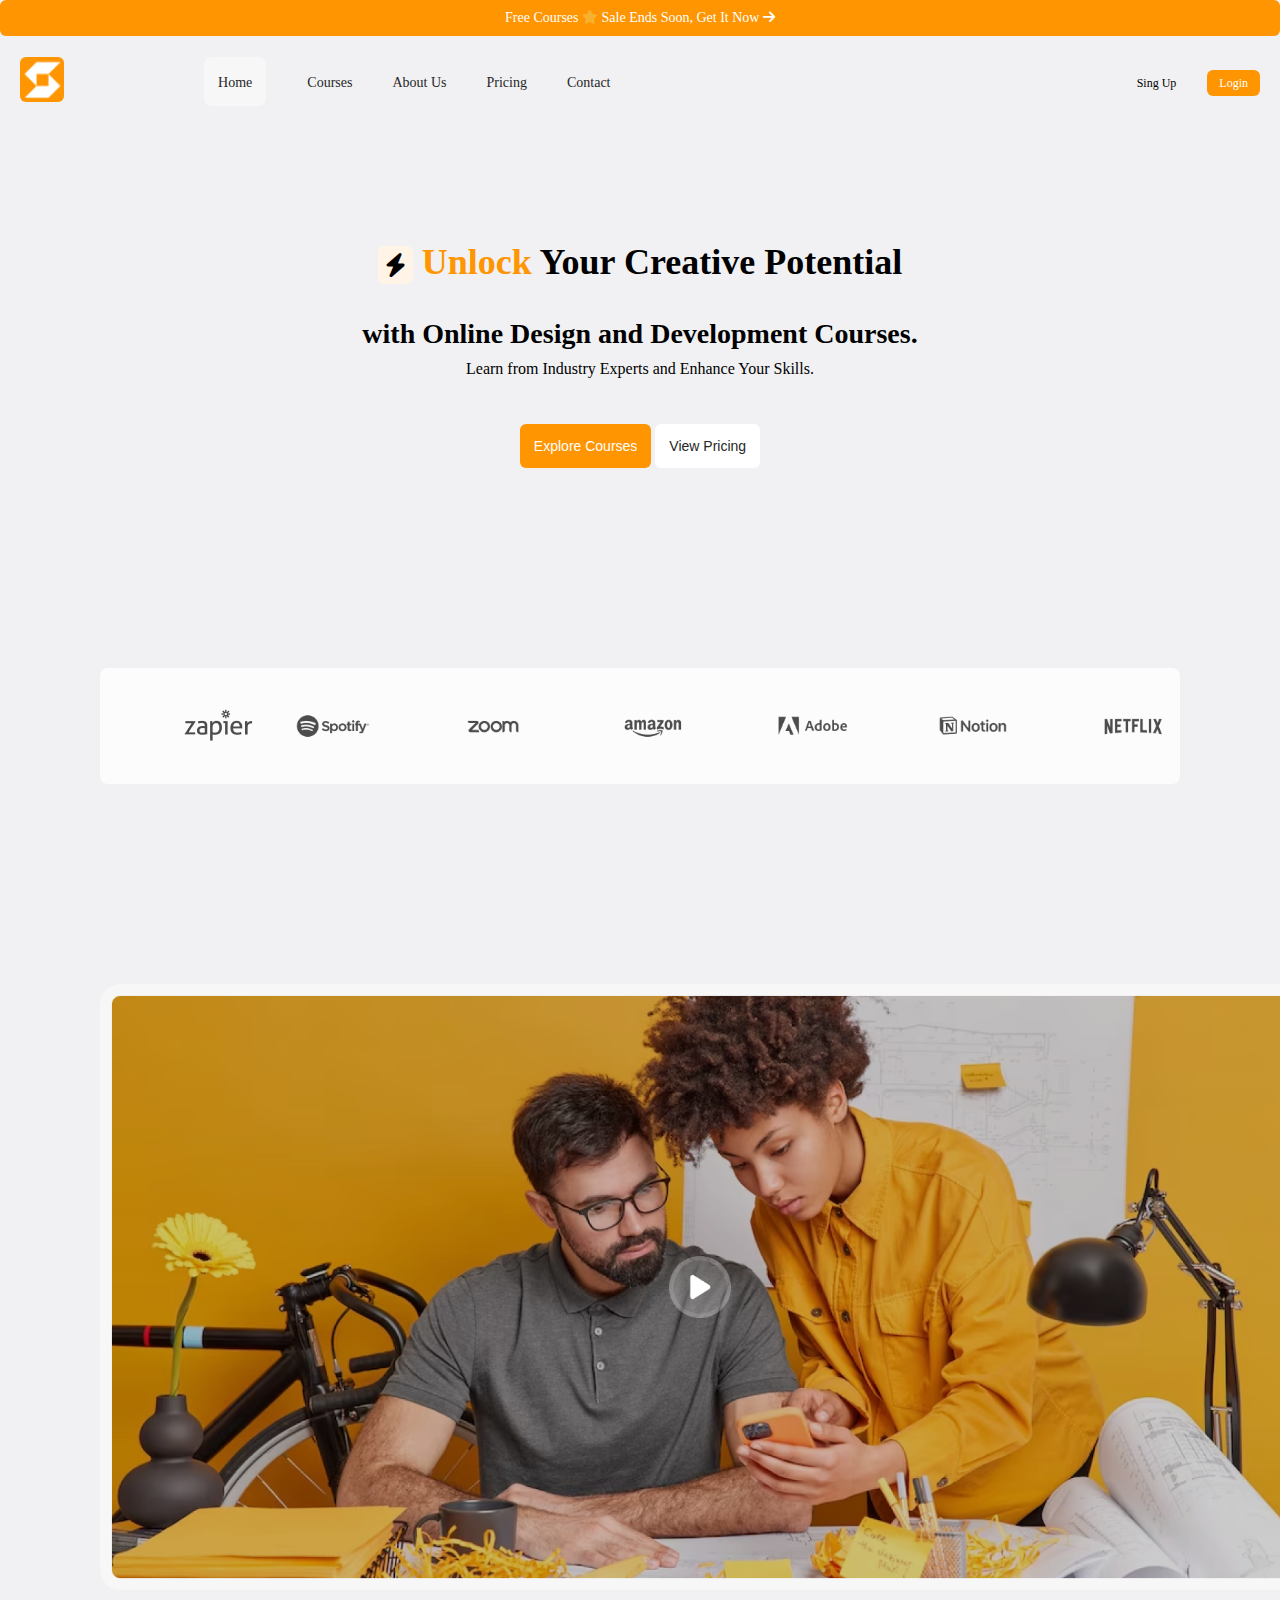
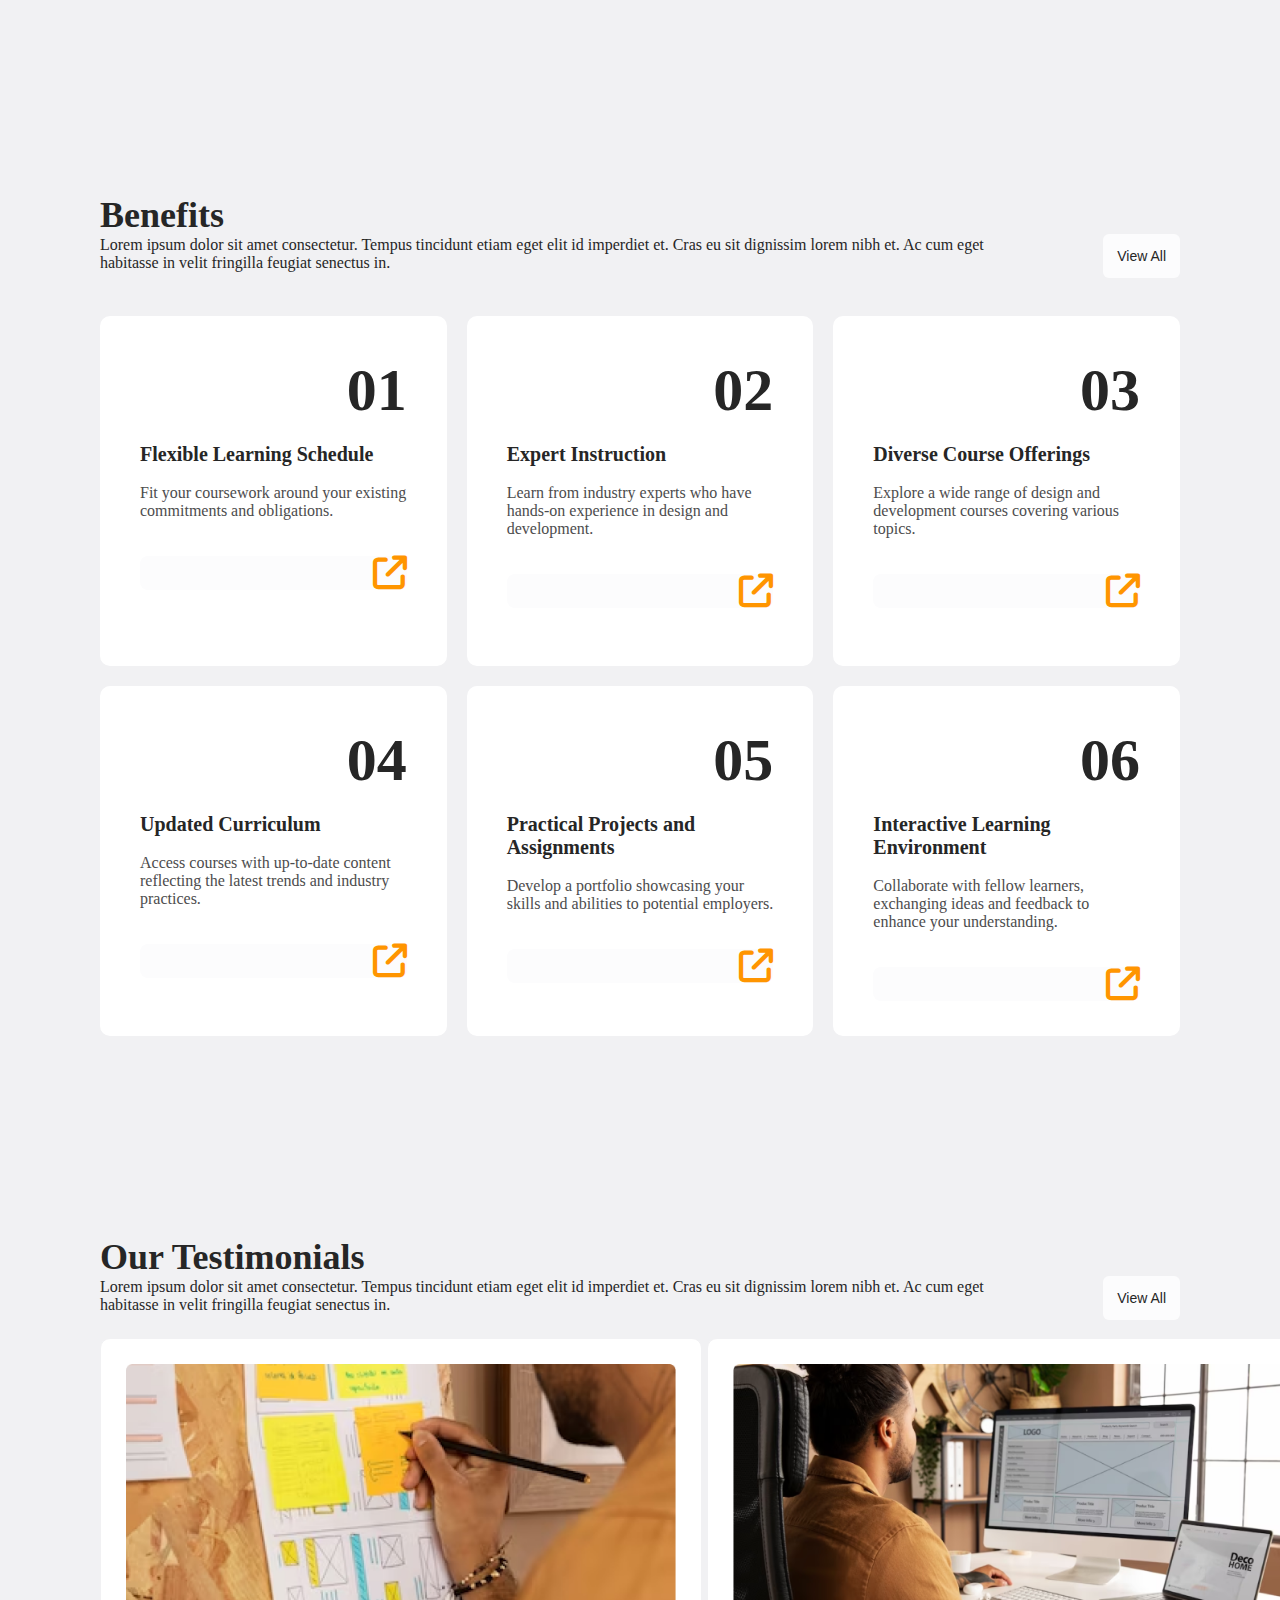
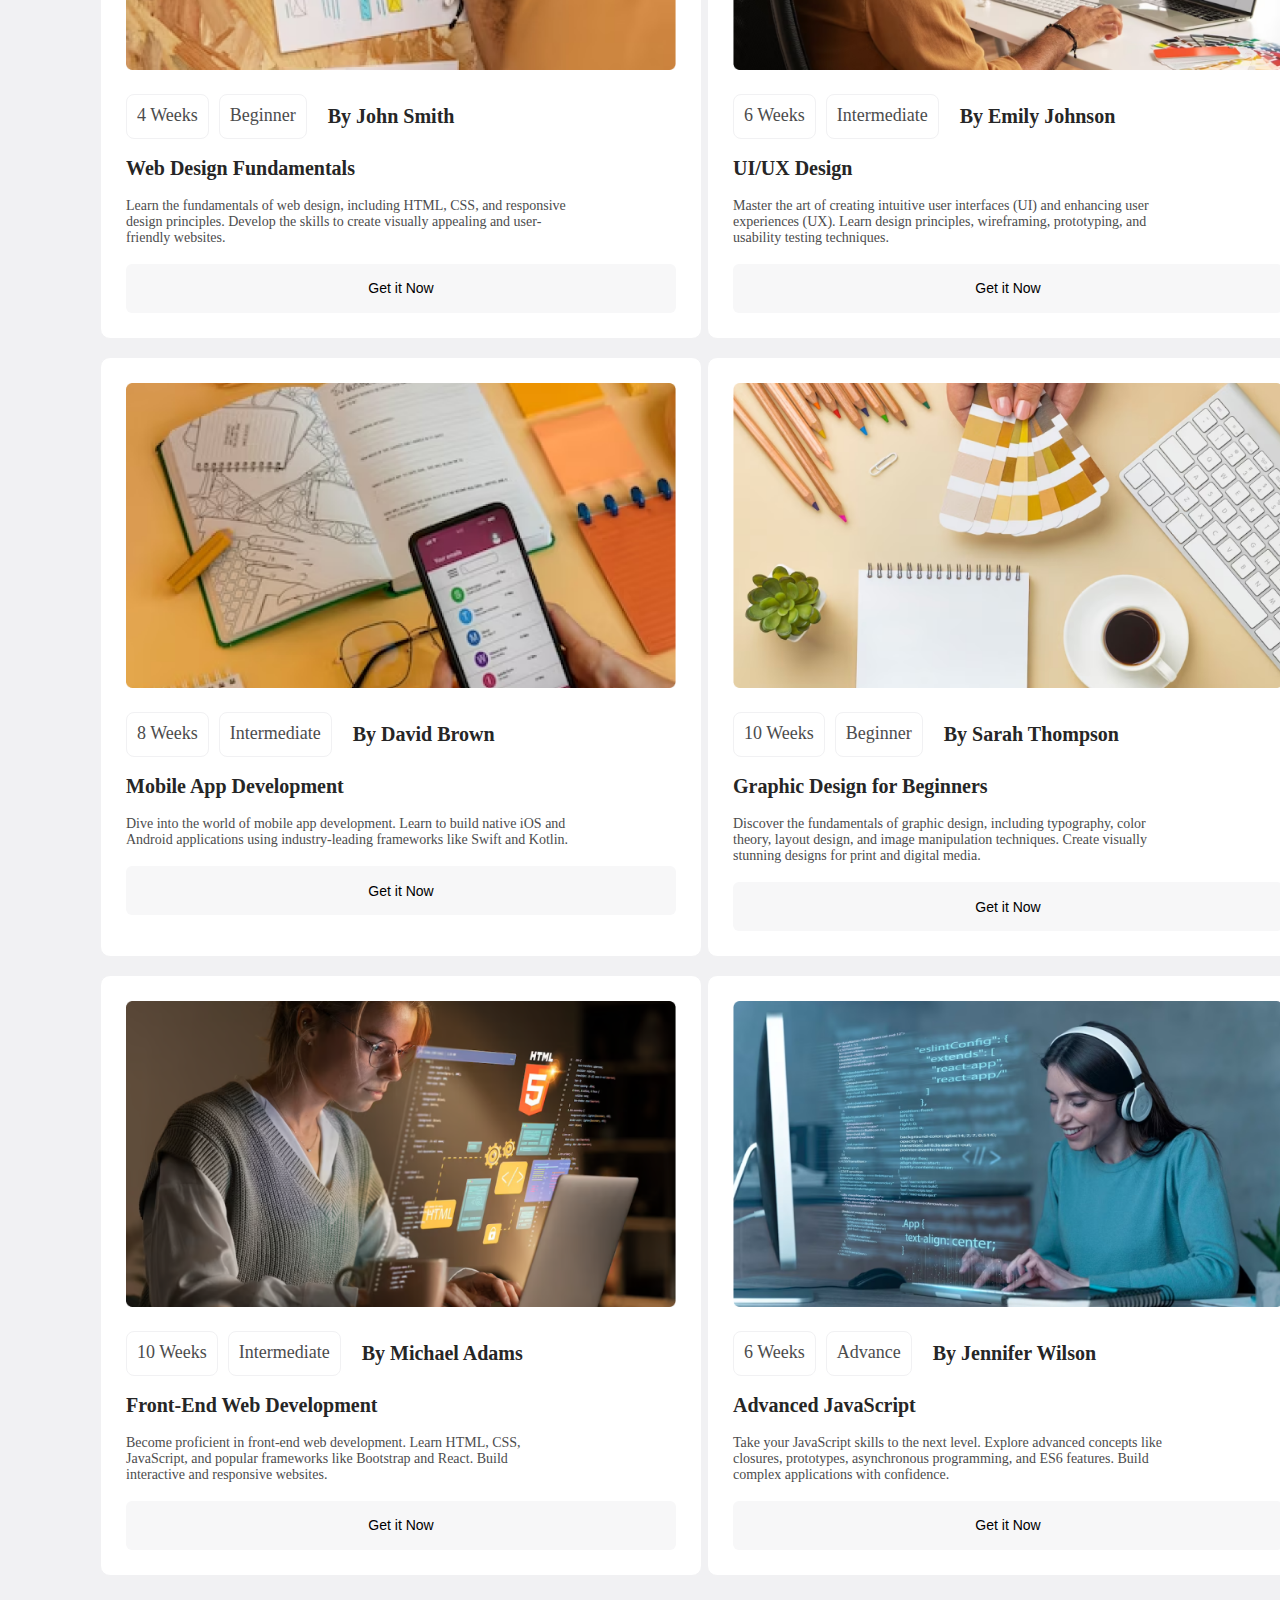
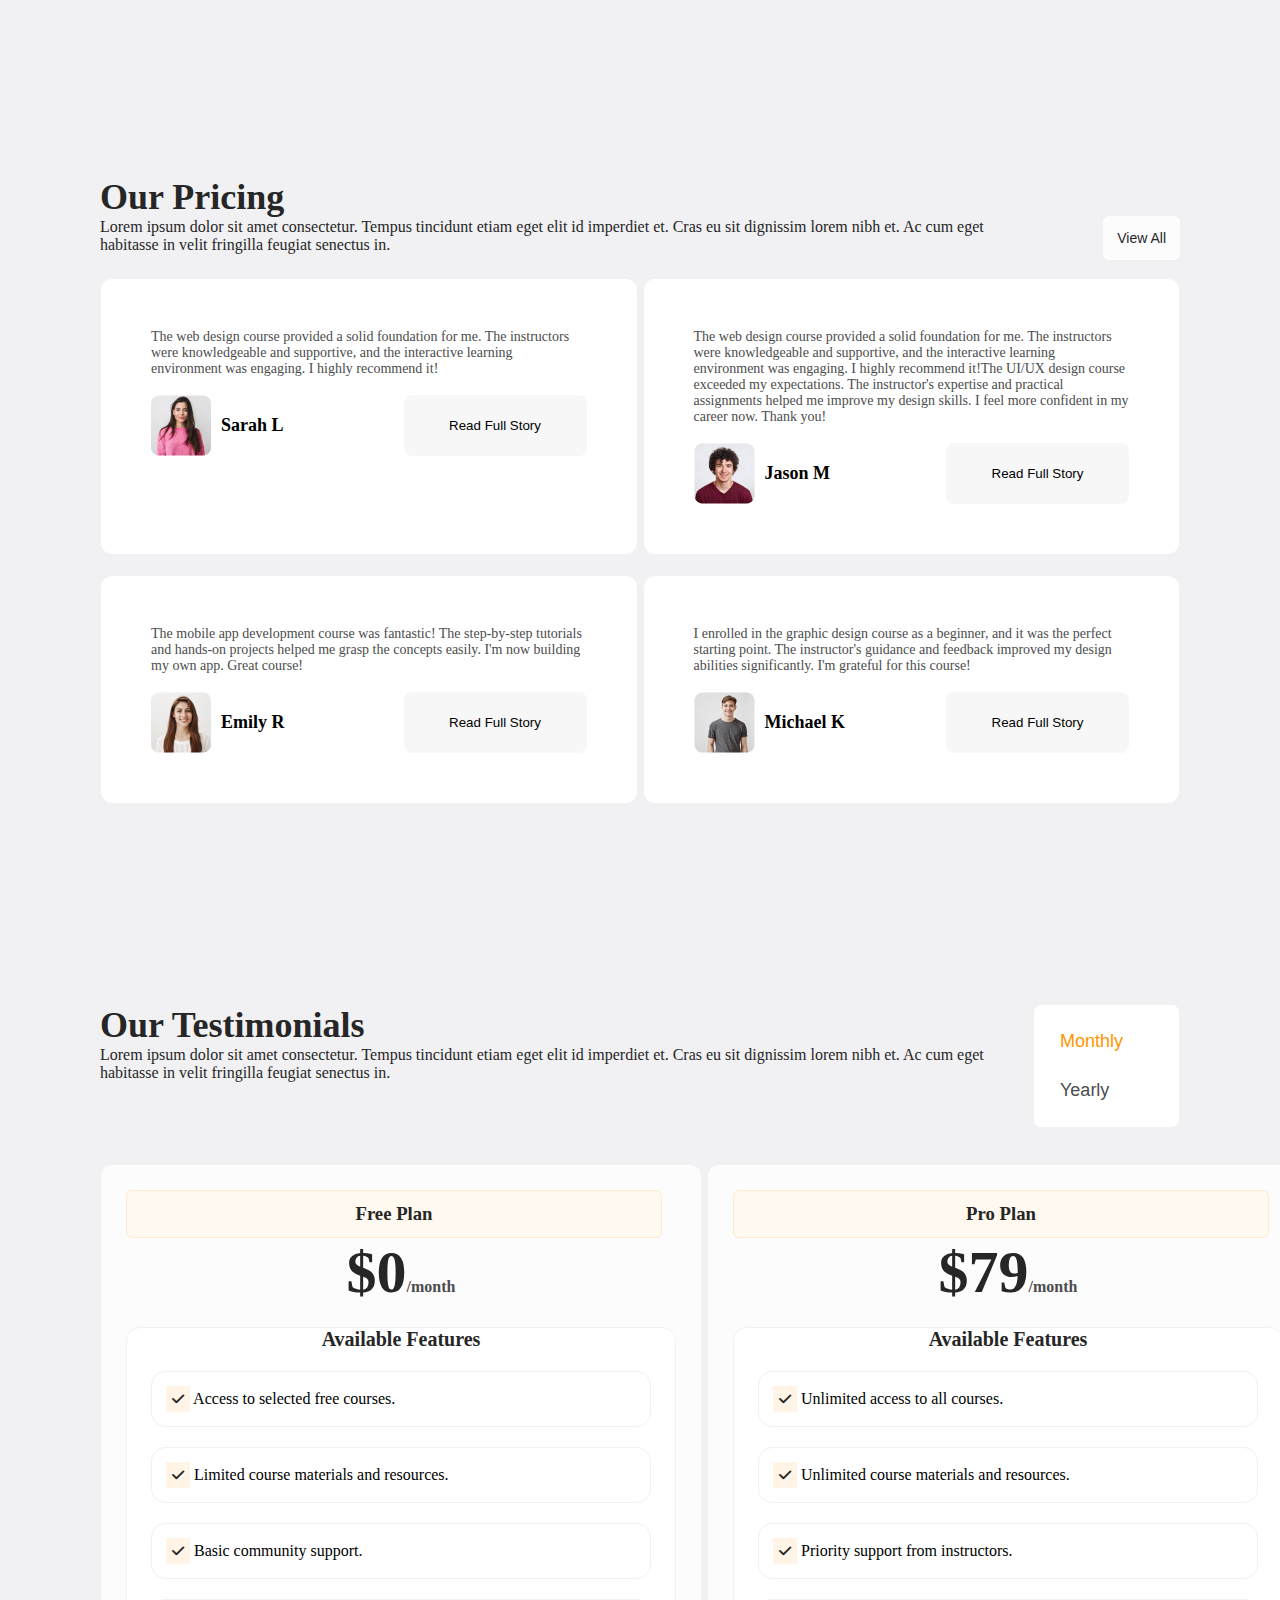
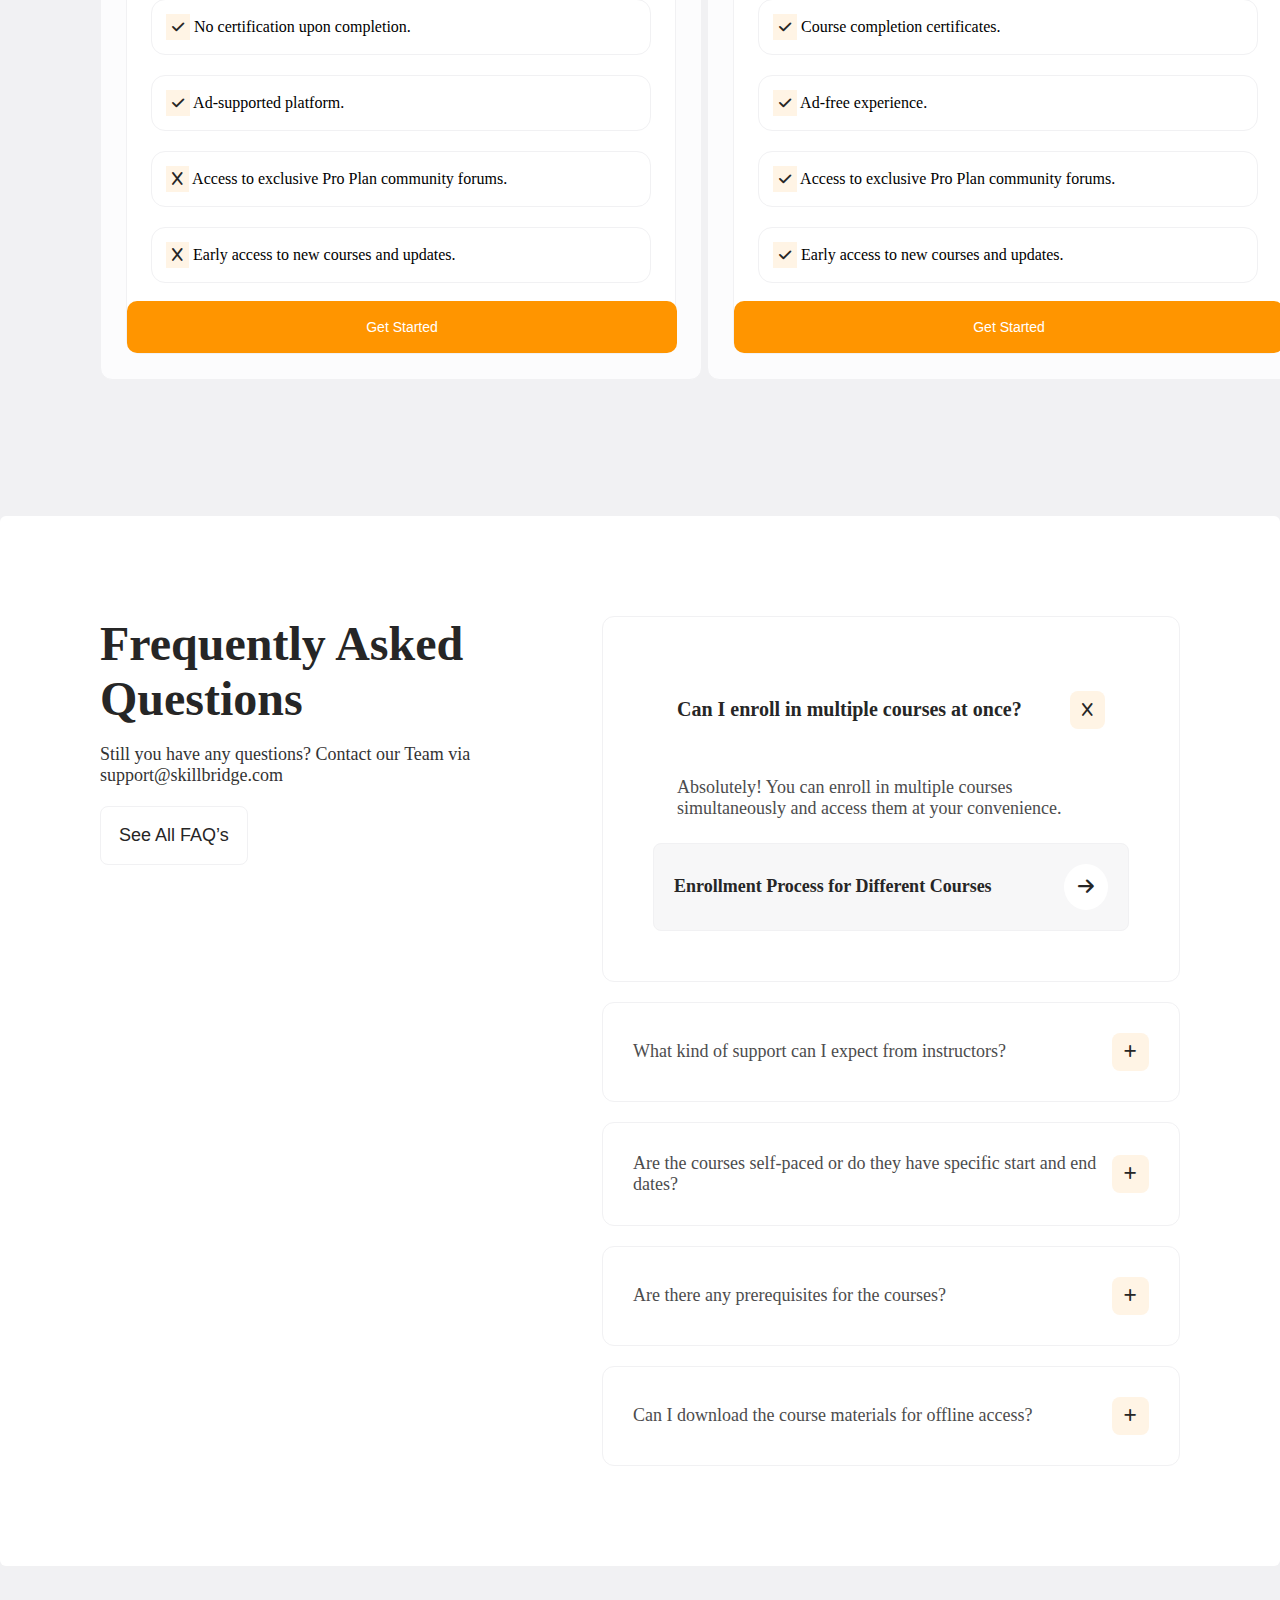
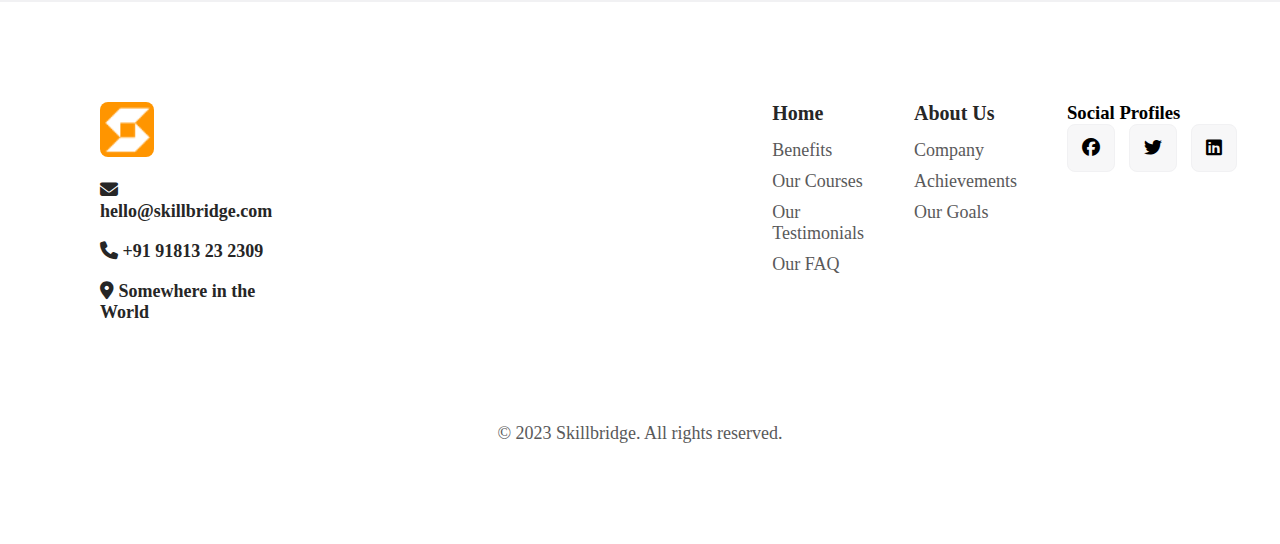
<file: finaluri/index.html>
<!DOCTYPE html>
<html lang="en">
<head>
    <meta charset="UTF-8">
    <meta name="viewport" content="width=device-width, initial-scale=1.0">
    <title>Document</title>
    <link rel="stylesheet" href="https://cdnjs.cloudflare.com/ajax/libs/font-awesome/6.7.1/css/all.min.css">
    <link rel="stylesheet" href="css/main.css">
</head>
<body>
  <header>
    <div class="star">
        <p>Free Courses <i class="fa-solid fa-star str"></i> Sale Ends Soon, Get It Now <i class="fa-solid fa-arrow-right isari"></i></p>
    </div>


     <div class="container">
        <nav class="navbar">
            <div class="logo">
                <img src="img/shape-17 (1).png">
            </div>
            
            <ul class="ull">
                <li class="home"><a href="#">Home</a></li>
                <li><a href="courses.html">Courses</a></li>
                <li><a href="aboutus.html">About Us</a></li>
                <li><a href="pricing.html">Pricing</a></li>
                <li><a href="#">Contact</a></li>
            </ul>
            <div class="buttons">
                <a href="#" class="sng"> Sing Up</a>
                <a href="#" class="lgn">Login</a>
            </div>
        </nav>
    </div>
  </header>

  <section class="sctn1">
    <div class="container">
       
            <div class="spn">
                <h1><i class="fa-solid fa-bolt"></i> <span>Unlock</span> Your Creative Potential</h1>
                <h3>with Online Design and Development Courses.</h3>
                <p>Learn from Industry Experts and Enhance Your Skills.</p>
                <div class="buttons2">
                    <br><br>
                <button class="btn2">Explore Courses</button>
                <button class="btn3">View Pricing</button>
            </div>
            </div>
       
    </div>
  </section>


 <section class="sctn2">
    <div class="container">

            <div class="wwww">
            <div class="www ml-60">
                <img src="img/(1).png">
                <img src="img/2.png">
                <img src="img/3.png">
                <img class="mamaaa" src="img/4.png">
                <img class="mamaaa" src="img/5.png">
                <img class="mamaaa" src ="img/6.png">
                <img class="mamaaa" src="img/7.png">
            </div>
        </div>
    </div>
 </section>


 <section class="sctn3">
    <div class="container">
        <img src="img/Container (1).png" width="1600px">
    </div>
 </section>
 

 <section class="sctn4">
    <div class="container">
        <div class="txt ">
            <div class="txtt">
                <div class="txt2">
            <h2>Benefits</h2>
           <p class="pp">Lorem ipsum dolor sit amet consectetur. Tempus tincidunt etiam eget elit id imperdiet et. Cras eu sit dignissim lorem nibh et. Ac cum eget habitasse in velit fringilla feugiat senectus in.</p>
        </div>
           <div class="btnn4">
            <button class="btn4">View All</button>
          </div>
       
            </div>
       
        </div>
        <br>
      <div class="row xl">
 
         
        <div class="card mr-20 mt-20">
            <h1>01</h1>
            <br>
            <h2>Flexible Learning Schedule</h2>
            <br>
            <p>Fit your coursework around your existing commitments and obligations.</p>
            <br><br>
            <div class="iii">
            <i class="fa-solid fa-arrow-up-right-from-square"></i>
        </div>
        </div>
        <div class="card mr-20 mt-20">
            <h1>02</h1>
            <br>
            <h2>Expert Instruction</h2>
            <br>
            <p>Learn from industry experts who have hands-on experience in design and development.</p>
            <br><br>
            <div class="iii">
                <i class="fa-solid fa-arrow-up-right-from-square"></i>
            </div>
        </div>
        <div class="card mt-20">
            <h1>03</h1>
            <br>
            <h2>Diverse Course Offerings</h2>
            <br>
            <p>Explore a wide range of design and development courses covering various topics.</p>
            <br><br>
            <div class="iii">
                <i class="fa-solid fa-arrow-up-right-from-square"></i>
            </div>
       
    </div>
    </div>

 
   
       <div class="row xl">
        <div class="card mr-20 mt-20">
            <h1>04</h1>
            <br>
            <h2>Updated Curriculum</h2>
            <br>
            <p>Access courses with up-to-date content reflecting the latest trends and industry practices.</p>
            <br><br>
            <div class="iii">
                <i class="fa-solid fa-arrow-up-right-from-square"></i>
            </div>
        </div>
        <div class="card xxl mr-20 mt-20">
            <h1>05</h1>
            <br>
            <h2>Practical Projects and Assignments</h2>
            <br>
            <p>Develop a portfolio showcasing your skills and abilities to potential employers.</p>
            <br><br>
            <div class="iii">
                <i class="fa-solid fa-arrow-up-right-from-square"></i>
            </div>
        </div>
        <div class="card xxl mt-20">
            <h1>06</h1>
            <br>
            <h2>Interactive Learning Environment</h2>
            <br>
            <p>Collaborate with fellow learners, exchanging ideas and feedback to enhance your understanding.</p>
            <br><br>
            <div class="iii">
                <i class="fa-solid fa-arrow-up-right-from-square"></i>
            </div>
        </div>
    
    </div>


      </div>
    
 </section>


 <section class="sctn5">
    <div class="container">
        <div class="txt ">
            <div class="txtt">
                <div class="txt2">
            <h2>Our Testimonials</h2>
           <p class="pp">Lorem ipsum dolor sit amet consectetur. Tempus tincidunt etiam eget elit id imperdiet et. Cras eu sit dignissim lorem nibh et. Ac cum eget habitasse in velit fringilla feugiat senectus in.</p>
        </div>
           <div class="btnn4">
            <button class="btn4">View All</button>
          </div>
       
            </div>
              <br>
        
        <div class="row vv">
            <div class="card2">
                <img src="img/Image.png">
               
               <div class="wkk mt-20">
                <p class="wk">4 Weeks</p>
                <p class="inter">Beginner</p>
                <h3>By John Smith</h3>
            </div>
            <br>
            <h5 class="bcm">Web Design Fundamentals</h5>
            <br>
            <p class="end">Learn the fundamentals of web design, including HTML, CSS, and responsive <br> design principles. Develop the skills to create visually appealing and user- <br>friendly websites.</p>
            <br>
            <button class="btn5">Get it Now</button>
        </div>
        <div class="card2">
            <img src="img/Image (1).png">
           
           <div class="wkk mt-20">
            <p class="wk">6 Weeks</p>
            <p class="inter">Intermediate</p>
            <h3>By Emily Johnson</h3>
        </div>
        <br>
        <h5 class="bcm">UI/UX Design</h5>
        <br>
        <p class="end">Master the art of creating intuitive user interfaces (UI) and enhancing user <br> experiences (UX). Learn design principles, wireframing, prototyping, and <br>usability testing techniques.</p>
        <br>
        <button class="btn5">Get it Now</button>
    </div>
        </div>
        <br>
        <div class="row vv">
            <div class="card2">
                <img src="img/Image (2).png">
               
               <div class="wkk mt-20">
                <p class="wk">8 Weeks</p>
                <p class="inter">Intermediate</p>
                <h3>By David Brown</h3>
            </div>
            <br>
            <h5 class="bcm">Mobile App Development</h5>
            <br>
            <p class="end">Dive into the world of mobile app development. Learn to build native iOS and <br>Android applications using industry-leading frameworks like Swift and Kotlin.</p>
            <br>
            <button class="btn5">Get it Now</button>
        </div>
        <div class="card2">
            <img src="img/Image (3).png">
           
           <div class="wkk mt-20">
            <p class="wk">10 Weeks</p>
            <p class="inter">Beginner</p>
            <h3>By Sarah Thompson</h3>
        </div>
        <br>
        <h5 class="bcm">Graphic Design for Beginners</h5>
        <br>
        <p class="end">Discover the fundamentals of graphic design, including typography, color <br> theory, layout design, and image manipulation techniques. Create visually <br>stunning designs for print and digital media.</p>
        <br>
        <button class="btn5">Get it Now</button>
    </div>
        </div>
        <br>
        <div class="row vv">
            <div class="card2">
                <img src="img/Image (4).png">
               
               <div class="wkk mt-20">
                <p class="wk">10 Weeks</p>
                <p class="inter">Intermediate</p>
                <h3>By Michael Adams</h3>
            </div>
            <br>
            <h5 class="bcm">Front-End Web Development</h5>
            <br>
            <p class="end">Become proficient in front-end web development. Learn HTML, CSS, <br> JavaScript, and popular frameworks like Bootstrap and React. Build <br>interactive and responsive websites.</p>
            <br>
            <button class="btn5">Get it Now</button>
        </div>
        <div class="card2">
            <img src="img/Image (5).png">
           
           <div class="wkk mt-20">
            <p class="wk">6 Weeks</p>
            <p class="inter">Advance</p>
            <h3>By Jennifer Wilson</h3>
        </div>
        <br>
        <h5 class="bcm">Advanced JavaScript</h5>
        <br>
        <p class="end">Take your JavaScript skills to the next level. Explore advanced concepts like <br> closures, prototypes, asynchronous programming, and ES6 features. Build <br> complex applications with confidence.</p>
        <br>
        <button class="btn5">Get it Now</button>
    </div>
        </div>
        </div>
    </div>
 </section>


 <section class="sctn6">
    <div class="container">
        <div class="txt ">
            <div class="txtt">
                <div class="txt2">
            <h2>Our Pricing</h2>
           <p class="pp">Lorem ipsum dolor sit amet consectetur. Tempus tincidunt etiam eget elit id imperdiet et. Cras eu sit dignissim lorem nibh et. Ac cum eget habitasse in velit fringilla feugiat senectus in.</p>
        </div>
           <div class="btnn4">
            <button class="btn4">View All</button>
          </div>
       
            </div>
           <br>
          <div class="row vv">
            <div class="card3">
                <p>The web design course provided a solid foundation for me. The instructors were knowledgeable and supportive, and the interactive learning environment was engaging. I highly recommend it!</p>
                 <br>
                 <div class="mrmm">
                <div class="mnimg">
                <img src="img/Image (6).png">
                <h4>Sarah L</h4>
            </div>
                <div class="rid">
                    <button>Read Full Story</button>
                   </div>
                </div>
                
              </div>
              <div class="card3">
                <p>The web design course provided a solid foundation for me. The instructors were knowledgeable and supportive, and the interactive learning environment was engaging. I highly recommend it!The UI/UX design course exceeded my expectations. The instructor's expertise and practical assignments helped me improve my design skills. I feel more confident in my career now. Thank you!</p>
                 <br>
                 <div class="mrmm">
                <div class="mnimg">
                <img src="img/Image (7).png">
                <h4>Jason M</h4>
            </div>
                <div class="rid">
                    <button>Read Full Story</button>
                   </div>
                </div>
                
              </div>
           
            
         </div>

         <div class="row vv">
            <div class="card3 mt-20">
                <p>The mobile app development course was fantastic! The step-by-step tutorials and hands-on projects helped me grasp the concepts easily. I'm now building my own app. Great course!</p>
                 <br>
                 <div class="mrmm">
                <div class="mnimg">
                <img src="img/Image (8).png">
                <h4>Emily R</h4>
            </div>
                <div class="rid">
                    <button>Read Full Story</button>
                   </div>
                </div>
                
              </div>
              <div class="card3 mt-20">
                <p>I enrolled in the graphic design course as a beginner, and it was the perfect starting point. The instructor's guidance and feedback improved my design abilities significantly. I'm grateful for this course!</p>
                 <br>
                 <div class="mrmm">
                <div class="mnimg">
                <img src="img/Image (9).png">
                <h4>Michael K</h4>
            </div>
                <div class="rid">
                    <button>Read Full Story</button>
                   </div>

                </div>
                
              </div>
           
            
         </div>
         
        
     </div>
         
          </div>
   
</section>

<section class="sctn7">
    <div class="container">
        <div class="txt ">
            <div class="txtt">
                <div class="txt2">
            <h2>Our Testimonials</h2>
           <p class="pp">Lorem ipsum dolor sit amet consectetur. Tempus tincidunt etiam eget elit id imperdiet et. Cras eu sit dignissim lorem nibh et. Ac cum eget habitasse in velit fringilla feugiat senectus in.</p>
        </div>
           <div class="btnn9">
            <button class="btn9">Monthly</button>
            <button class="btn10">Yearly</button>
          </div>
        
            </div>
            <br><br>
            <div class="scnd-container">
                <div class="row vv">
                <div class="frpln ">
                  <div class="frpln2">
                    <h3>Free Plan</h3>
                  </div>
                  <div class="dlr">
                  <h1>$0<span>/month</span></h1>
                </div>
                
                <div class="xrsh">
                   
                    <div class="bashi mt-20">
                        <h5>Available Features</h5>
                        <p><i class="fa-solid fa-check"></i>  Access to selected free courses.</p>
                        <p><i class="fa-solid fa-check"></i>  Limited course materials and resources.</p>
                        <p><i class="fa-solid fa-check"></i>  Basic community support.</p>
                        <p><i class="fa-solid fa-check"></i>  No certification upon completion.</p>
                        <p><i class="fa-solid fa-check"></i>  Ad-supported platform.</p>
                        <p><i class="fa-solid fa-x"></i>  Access to exclusive Pro Plan community forums.</p>
                        <p><i class="fa-solid fa-x"></i>  Early access to new courses and updates.</p>
                        <br>
                        <button>Get Started</button>
                    </div>

                </div>
            </div>
              
            <div class="frpln">
                <div class="frpln2">
                  <h3>Pro Plan</h3>
                </div>
                <div class="dlr">
                <h1>$79<span>/month</span></h1>
              </div>
              
              <div class="xrsh">
                 
                  <div class="bashi mt-20">
                      <h5>Available Features</h5>
                      <p><i class="fa-solid fa-check"></i>  Unlimited access to all courses.</p>
                      <p><i class="fa-solid fa-check"></i>  Unlimited course materials and resources.</p>
                      <p><i class="fa-solid fa-check"></i>  Priority support from instructors.</p>
                      <p><i class="fa-solid fa-check"></i>  Course completion certificates.</p>
                      <p><i class="fa-solid fa-check"></i>  Ad-free experience.</p>
                      <p><i class="fa-solid fa-check"></i>  Access to exclusive Pro Plan community forums.</p>
                      <p><i class="fa-solid fa-check"></i>  Early access to new courses and updates.</p>
                      <br>
                      <button>Get Started</button>
                  </div>

              </div>
          </div>

           </div>
            </div>
    </div>
</div>
</section>

<br><br>
<section class="sctn8">
    <div class="conatiner">
        <div class="row ss">
            
                <div class="amn">
                  <h1>Frequently Asked Questions</h1>
                  <br>
                  <p>Still you have any questions? Contact our Team via support@skillbridge.com</p>
                  <button class="mt-20">See All FAQ’s </button>
                </div>
                <div class="sarra">
                 <div class="sara">
                    <div class="sbn">
                    <h3>Can I enroll in multiple courses at once? </h3>
                    <i class="fa-solid fa-x"></i>
                   </div>
                    <p>Absolutely! You can enroll in multiple courses simultaneously and access them at your convenience.</p>
                    <div class="arrw">
                        <h4>Enrollment Process for Different Courses</h4>
                        <i class="fa-solid fa-arrow-right"></i>
                    </div>
                 </div>
                 <div class="axli mt-20">
                    <p>What kind of support can I expect from instructors?</p>
                    <i class="fa-solid fa-plus"></i>
                 </div>
                 <div class="axli mt-20">
                    <p>Are the courses self-paced or do they have specific start and end dates?</p>
                    <i class="fa-solid fa-plus"></i>
                 </div>
                 <div class="axli mt-20">
                    <p>Are there any prerequisites for the courses?</p>
                    <i class="fa-solid fa-plus"></i>
                 </div>
                 <div class="axli mt-20">
                    <p>Can I download the course materials for offline access?</p>
                    <i class="fa-solid fa-plus"></i>
                 </div>
                </div>
            
          
        </div>
    </div>
</section>
  <br><br>
<section class="sctn9">
    <div class="container">
        <div class="row ss">
            <div class="manana">
                <div class="mama">
                    <img src="img/shape-17 (1).png">
                    <h4><i class="fa-solid fa-envelope mt-20"></i> hello@skillbridge.com</h4>
                    <h4><i class="fa-solid fa-phone mt-20"></i> +91 91813 23 2309</h4>
                    <h4><i class="fa-solid fa-location-dot mt-20"></i> Somewhere in the World</h4>
                </div>
                <div class="cudadvar">
                    <div class="pisem">
                    <h3>Home</h3>
                    <p>Benefits</p>
                    <p>Our Courses</p>
                    <p>Our Testimonials</p>
                    <p>Our FAQ</p>
                </div>
                <div class="pisem">
                    <h3>About Us</h3>
                    <p>Company</p>
                    <p>Achievements</p>
                    <p>Our Goals</p>
                    
                </div>
                <div class="pisem1">
                    <h3>Social Profiles</h3>
                    <div class="icn">
                        <i class="fa-brands fa-facebook "></i>
                        <i class="fa-brands fa-twitter "></i>
                        <i class="fa-brands fa-linkedin "></i>
                    </div>
                </div>
                </div>
            </div>
            
        </div>
        <div class="fnsh">
            <p>© 2023 Skillbridge. All rights reserved.</p>
        </div>

    </div>
</section>
   
    
</body>
</html>
</file>
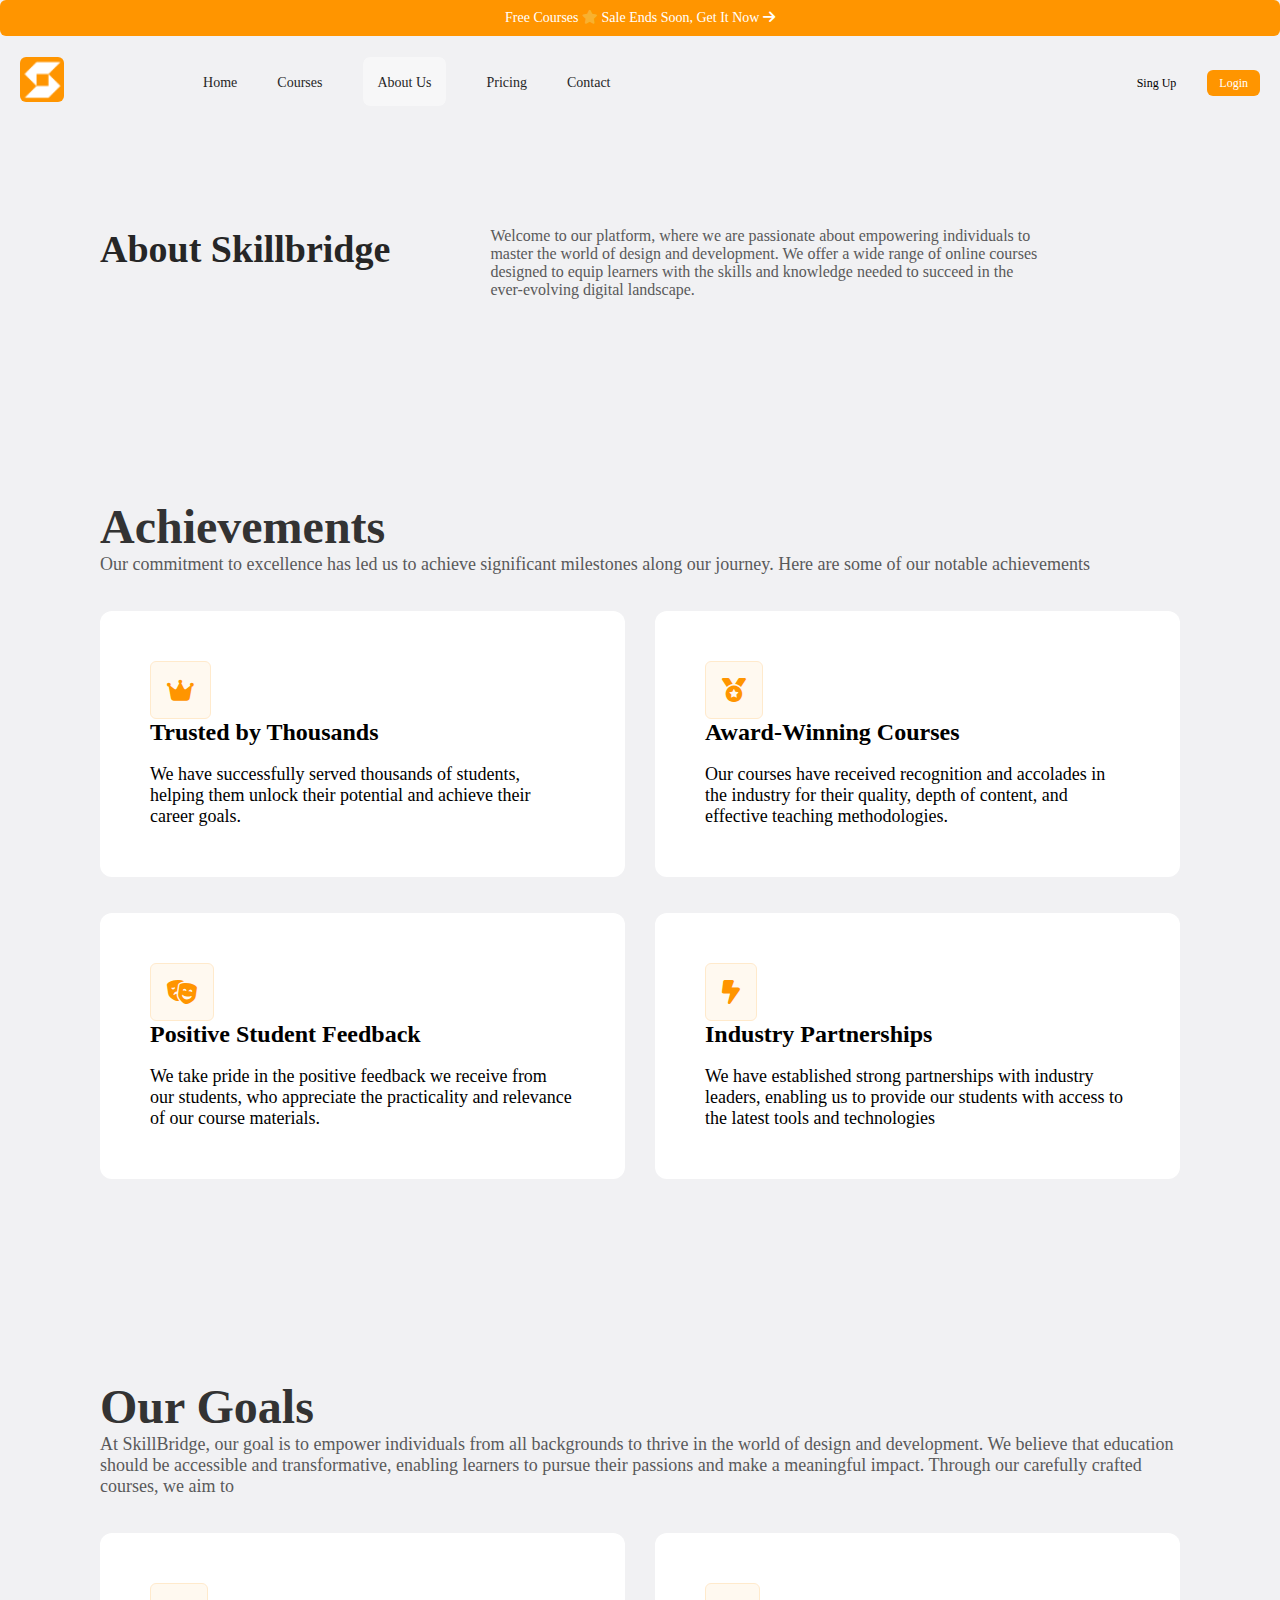
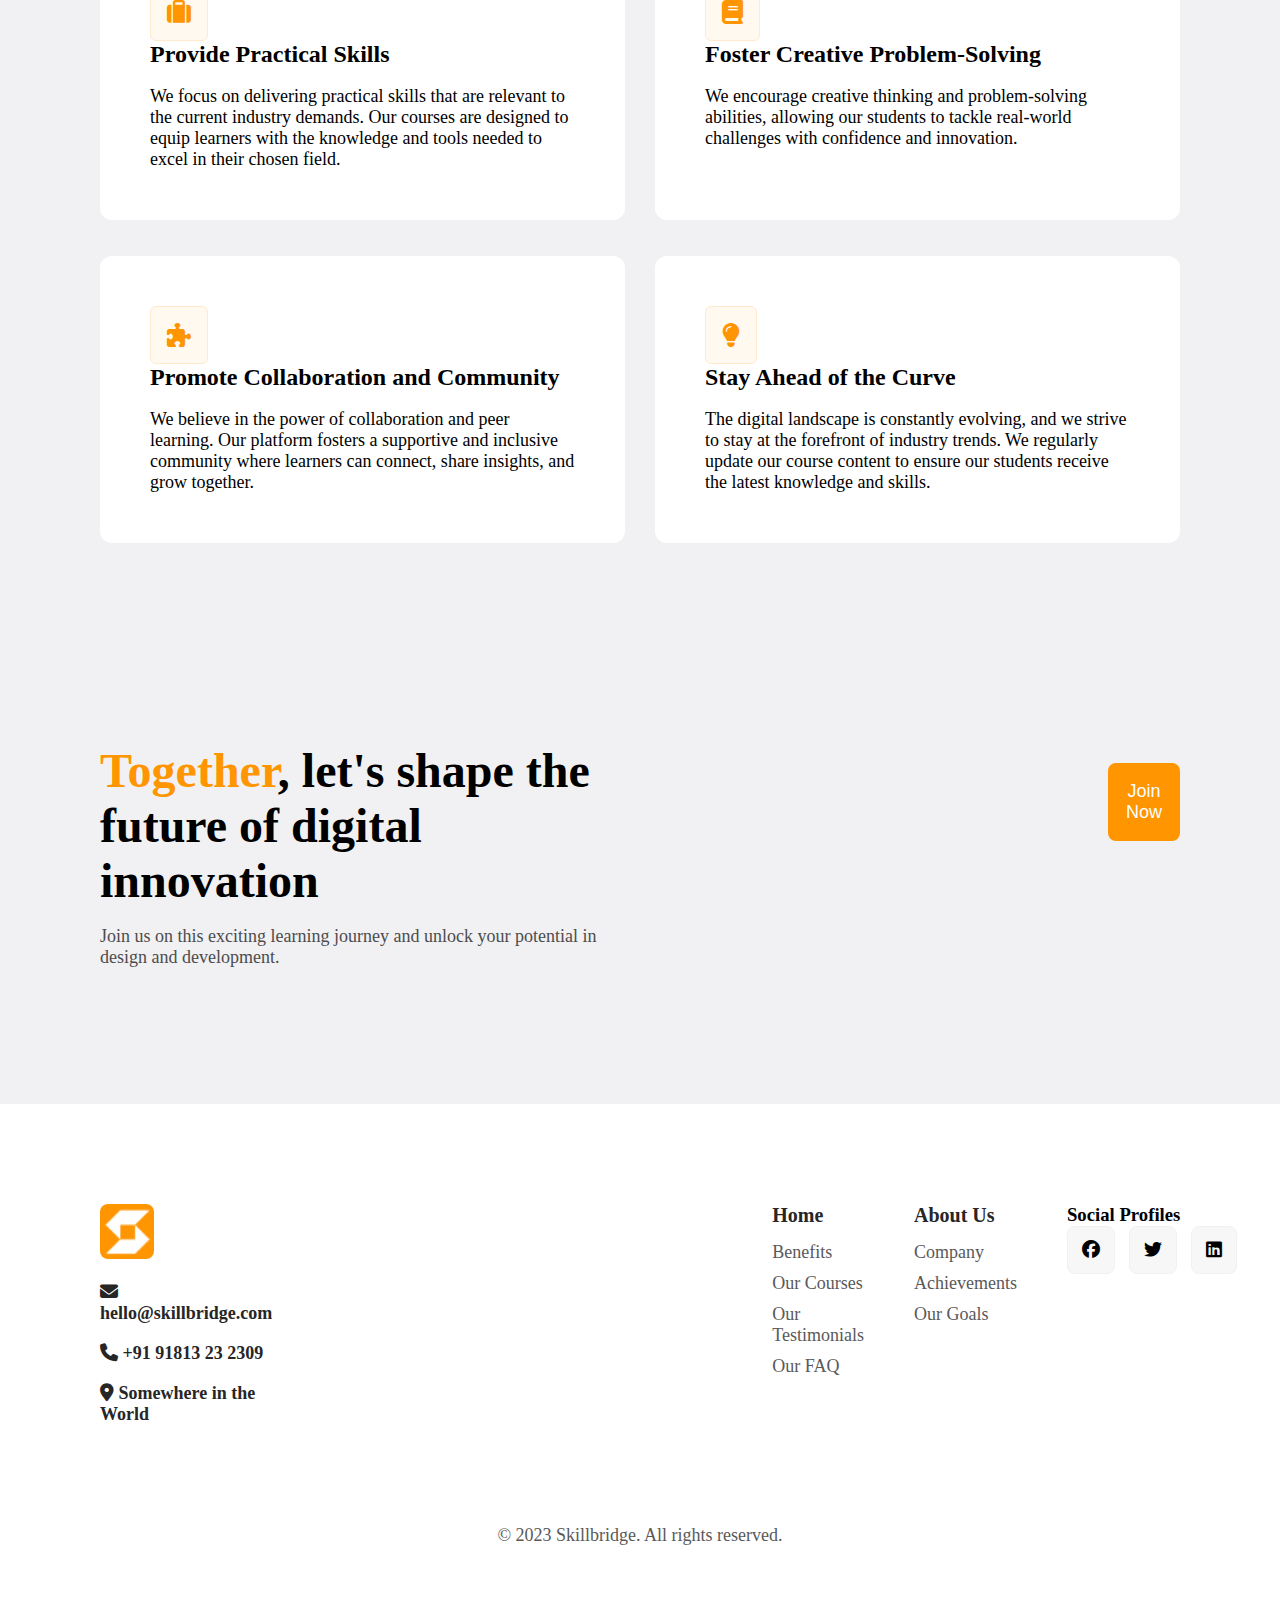
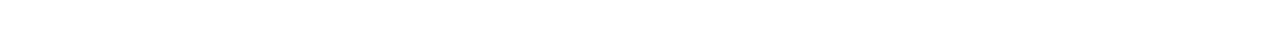
<file: finaluri/aboutus.html>
<!DOCTYPE html>
<html lang="en">
<head>
    <meta charset="UTF-8">
    <meta name="viewport" content="width=device-width, initial-scale=1.0">
    <title>About Us</title>
    <link rel="stylesheet" href="https://cdnjs.cloudflare.com/ajax/libs/font-awesome/6.7.1/css/all.min.css">
    <link rel="stylesheet" href="css/main.css">
</head>
<body>
    <header>
        <div class="star">
            <p>Free Courses <i class="fa-solid fa-star str"></i> Sale Ends Soon, Get It Now <i class="fa-solid fa-arrow-right isari"></i></p>
        </div>
        
        <div class="container">
            <nav class="navbar">
                <div class="logo">
                    <img src="img/shape-17 (1).png">
                </div>
                <ul class="ull">
                    <li ><a href="index.html">Home</a></li>
                    <li ><a href="courses.html">Courses</a></li>
                    <li class="home"><a href="aboutus.html">About Us</a></li>
                    <li><a href="pricing.html">Pricing</a></li>
                    <li><a href="#">Contact</a></li>
                </ul>
                <div class="buttons">
                    <a href="#" class="sng"> Sing Up</a>
                    <a href="#" class="lgn">Login</a>
                </div>
            </nav>
        </div>
       </header> 

       <section class="sctn11">
        <div class="container">
          <div class="row">
              <div class="dvlpr">
              <div class="dvlp">
                  <h1>About Skillbridge</h1>
              </div>
               <div class="dvlp2">
                  <p>Welcome to our platform, where we are passionate about empowering individuals to <br> master the world of design and development. We offer a wide range of online courses <br> designed to equip learners with the skills and knowledge needed to succeed in the <br> ever-evolving digital landscape.</p>
              </div>
          </div>
              </div>
          </div>
        </div>
     </section>

     <section>
        <div class="container">
            <div class="davitanje">
                <h2>Achievements</h2>
                <p>Our commitment to excellence has led us to achieve significant milestones along our journey. Here are some of our notable achievements</p>
            </div>
            <br><br>
           <div class="row ll">
            <div class="card888">
                <i class="fa-solid fa-crown"></i>
                <br>
                <h3>Trusted by Thousands</h3>
                <br>
                <p>We have successfully served thousands of students, helping them unlock their potential and achieve their career goals.</p>
            </div>
            <div class="card888">
                <i class="fa-solid fa-medal"></i>
                <br>
                <h3>Award-Winning Courses</h3>
                <br>
                <p>Our courses have received recognition and accolades in the industry for their quality, depth of content, and effective teaching methodologies.</p>
            </div>
           </div>
           <br><br>
           <div class="row ll">
            <div class="card888">
                <i class="fa-solid fa-masks-theater"></i>
                <br>
                <h3>Positive Student Feedback</h3>
                <br>
                <p>We take pride in the positive feedback we receive from our students, who appreciate the practicality and relevance of our course materials.</p>
            </div>
            <div class="card888">
                <i class="fa-solid fa-bolt-lightning"></i>
                <br>
                <h3>Industry Partnerships</h3>
                <br>
                <p>We have established strong partnerships with industry leaders, enabling us to provide our students with access to the latest tools and technologies</p>
            </div>
           </div>
        </div>
     </section>
     <section>
        <div class="container">
            <div class="davitanje">
                <h2>Our Goals</h2>
                <p>At SkillBridge, our goal is to empower individuals from all backgrounds to thrive in the world of design and development. We believe that education should be accessible and transformative, enabling learners to pursue their passions and make a meaningful impact.
                    Through our carefully crafted courses, we aim to</p>
            </div>
            <br><br>
           <div class="row ll">
            <div class="card888">
                <i class="fa-solid fa-suitcase"></i>
                <br>
                <h3>Provide Practical Skills</h3>
                <br>
                <p>We focus on delivering practical skills that are relevant to the current industry demands. Our courses are designed to equip learners with the knowledge and tools needed to excel in their chosen field.</p>
            </div>
            <div class="card888">
                <i class="fa-solid fa-book"></i>
                <br>
                <h3>Foster Creative Problem-Solving</h3>
                <br>
                <p>We encourage creative thinking and problem-solving abilities, allowing our students to tackle real-world challenges with confidence and innovation.</p>
            </div>
           </div>
           <br><br>
           <div class="row ll">
            <div class="card888">
                <i class="fa-solid fa-puzzle-piece"></i>
                <br>
                <h3>Promote Collaboration and Community</h3>
                <br>
                <p>We believe in the power of collaboration and peer learning. Our platform fosters a supportive and inclusive community where learners can connect, share insights, and grow together.</p>
            </div>
            <div class="card888">
                <i class="fa-solid fa-lightbulb"></i>
                <br>
                <h3>Stay Ahead of the Curve</h3>
                <br>
                <p>The digital landscape is constantly evolving, and we strive to stay at the forefront of industry trends. We regularly update our course content to ensure our students receive the latest knowledge and skills.</p>
            </div>
           </div>
        </div>
     </section>

     <section>
        <div class="container">
            <div class="row kk">
                <div class="yasamerem">
                    <div class="ysys">
                        <h1><span>Together</span>, let's shape the future of digital <br> innovation</h1>
                        <br>
                       <p>Join us on this exciting learning journey and unlock your potential in design and development.</p>
                    </div>
                    <div class="yaseyis mt-20">
                        <button>Join Now</button>
                    </div>
                </div>
            </div>
        </div>
     </section>

     <br><br>
     <section class="sctn9">
      <div class="container">
          <div class="row ss">
              <div class="manana">
                  <div class="mama">
                      <img src="img/shape-17 (1).png">
                      <h4><i class="fa-solid fa-envelope mt-20"></i> hello@skillbridge.com</h4>
                      <h4><i class="fa-solid fa-phone mt-20"></i> +91 91813 23 2309</h4>
                      <h4><i class="fa-solid fa-location-dot mt-20"></i> Somewhere in the World</h4>
                  </div>
                  <div class="cudadvar">
                      <div class="pisem">
                      <h3>Home</h3>
                      <p>Benefits</p>
                      <p>Our Courses</p>
                      <p>Our Testimonials</p>
                      <p>Our FAQ</p>
                  </div>
                  <div class="pisem">
                      <h3>About Us</h3>
                      <p>Company</p>
                      <p>Achievements</p>
                      <p>Our Goals</p>
                      
                  </div>
                  <div class="pisem1">
                      <h3>Social Profiles</h3>
                      <div class="icn">
                          <i class="fa-brands fa-facebook "></i>
                          <i class="fa-brands fa-twitter "></i>
                          <i class="fa-brands fa-linkedin "></i>
                      </div>
                  </div>
                  </div>
              </div>
              
          </div>
          <div class="fnsh">
              <p>© 2023 Skillbridge. All rights reserved.</p>
          </div>
  
      </div>
  </section>
</body>
</html>
</file>
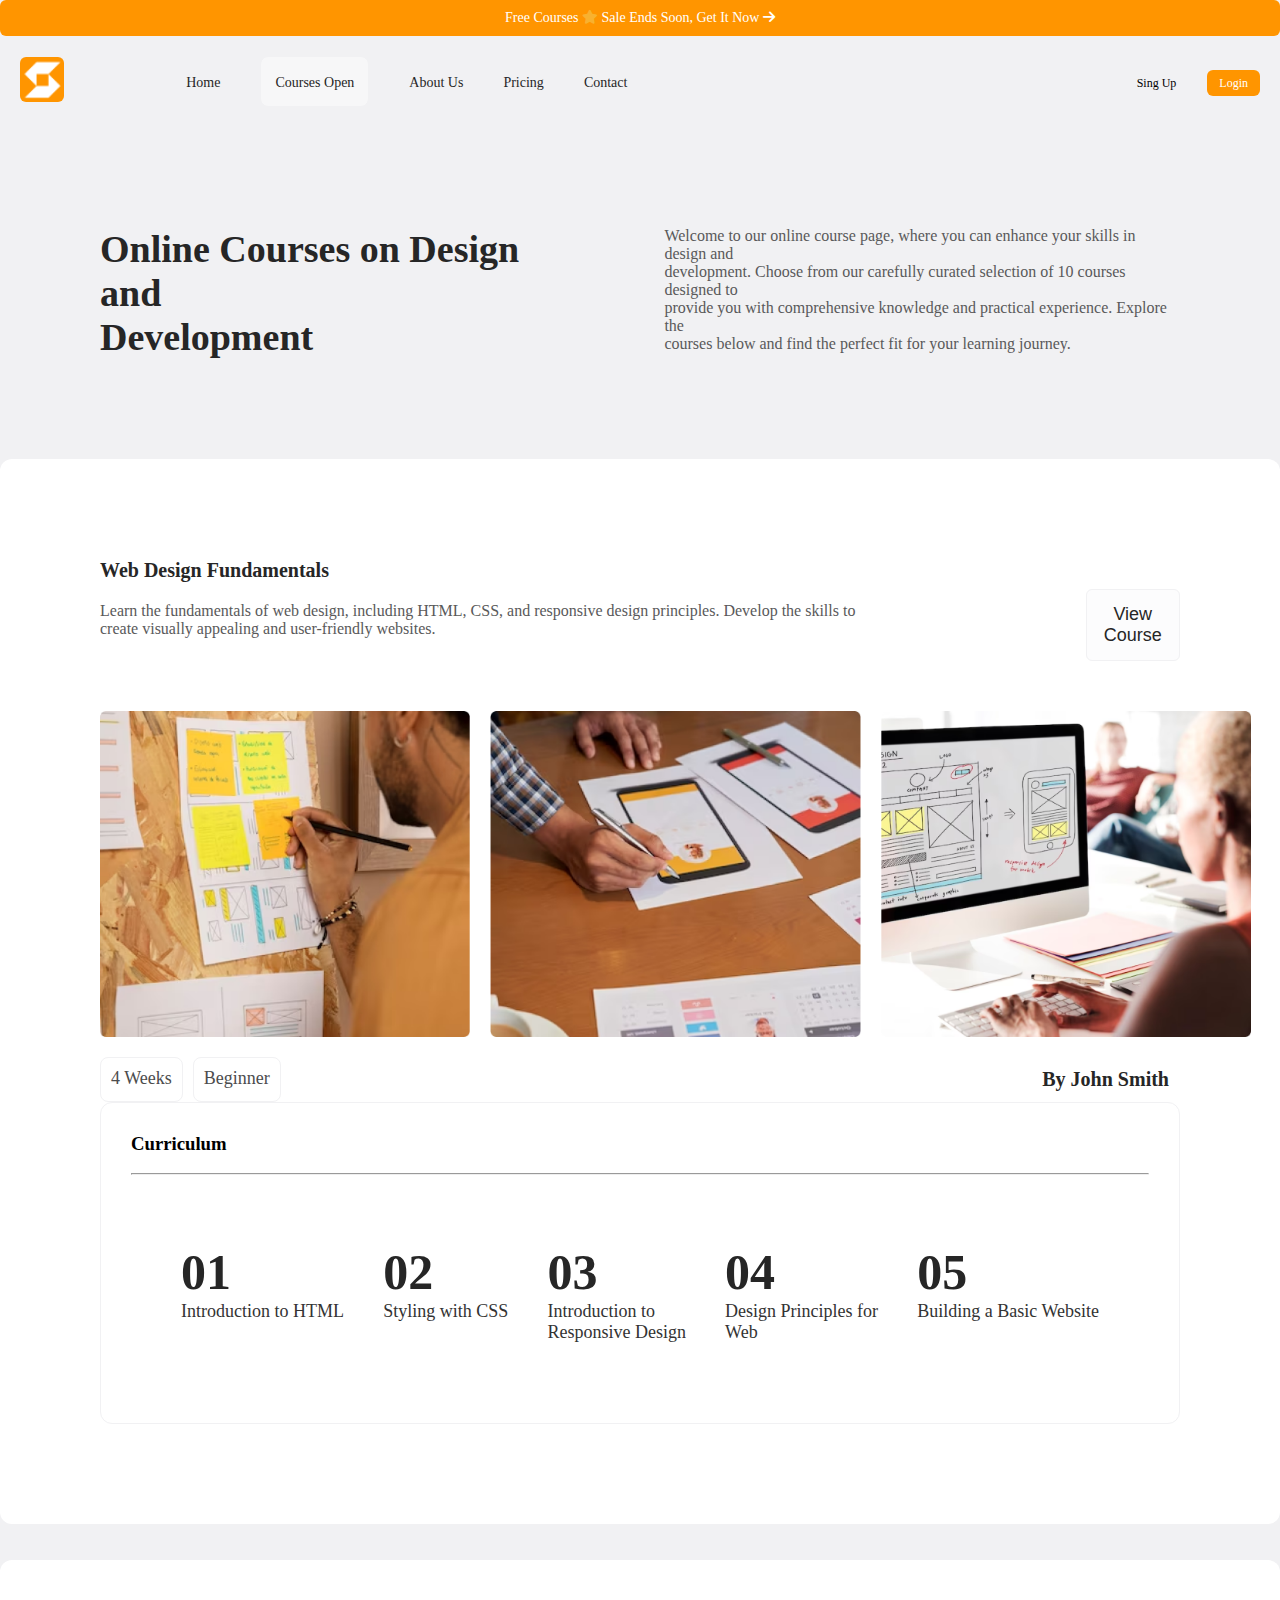
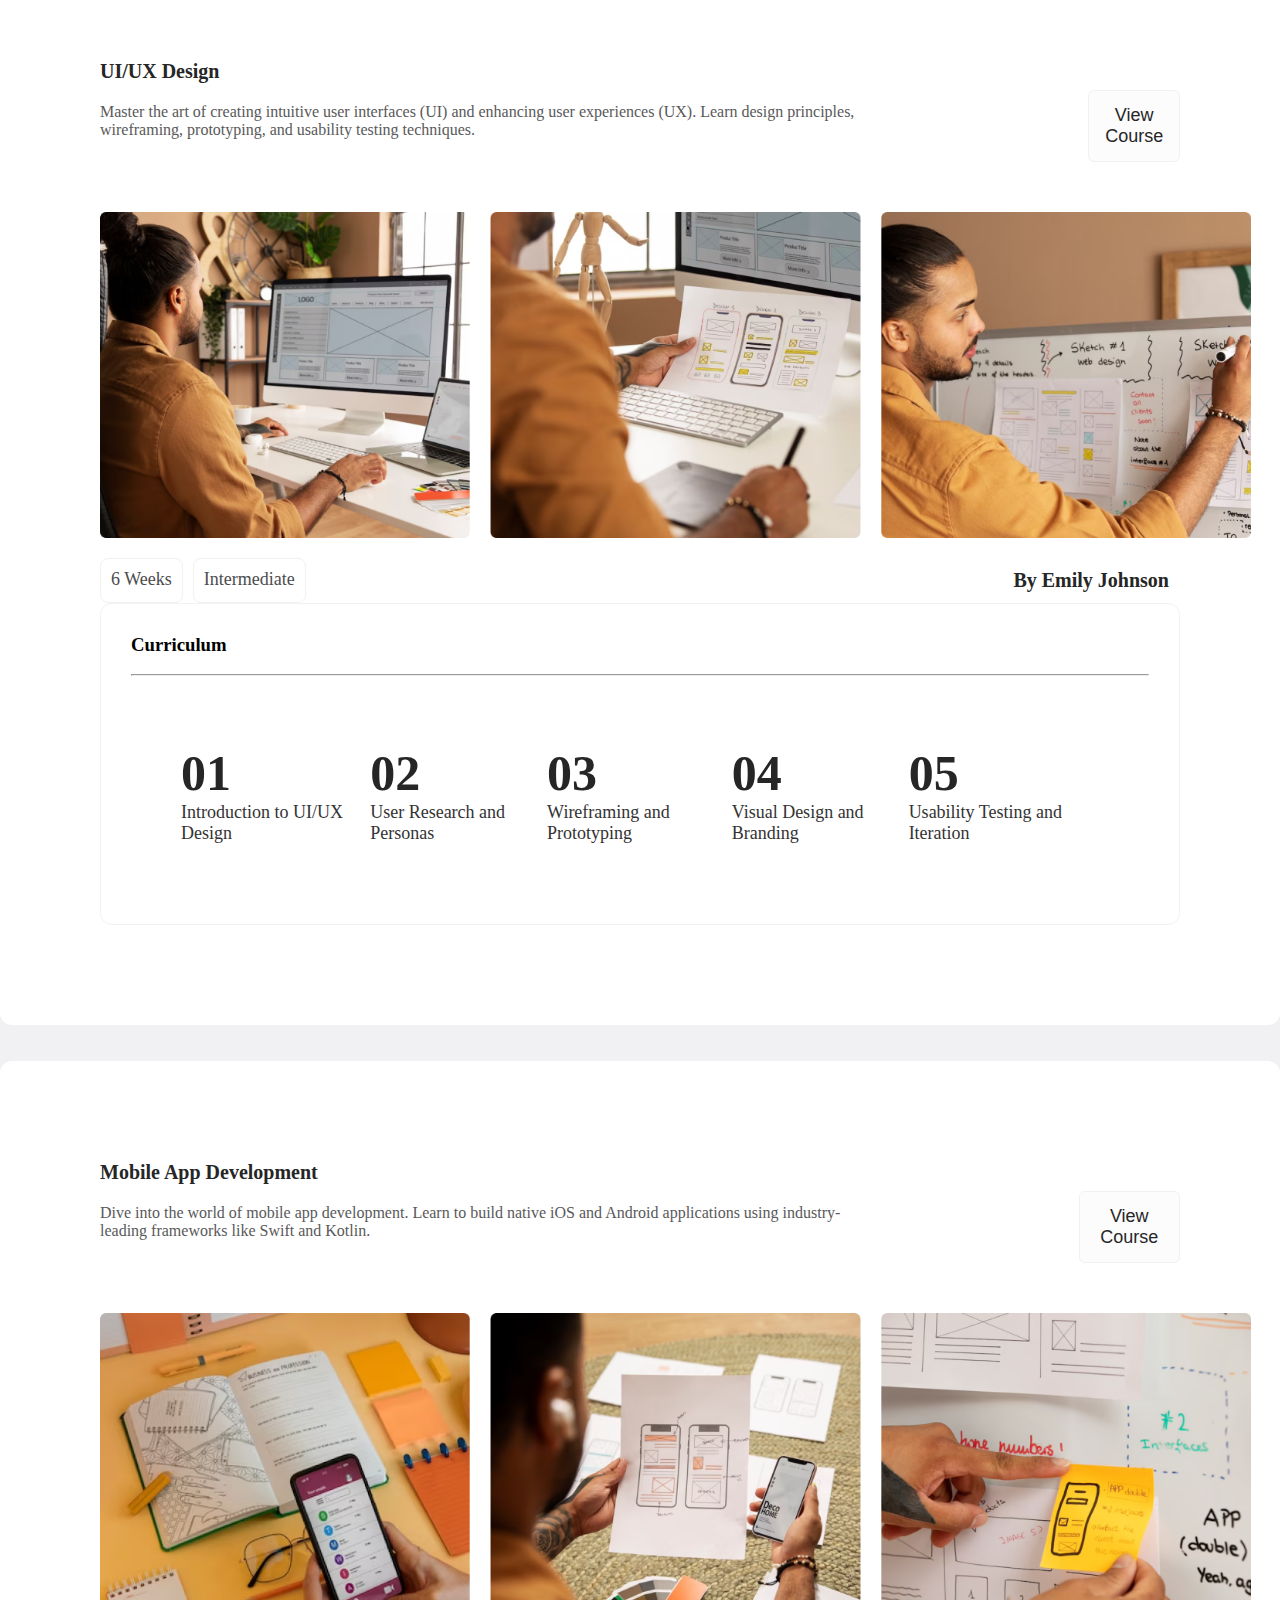
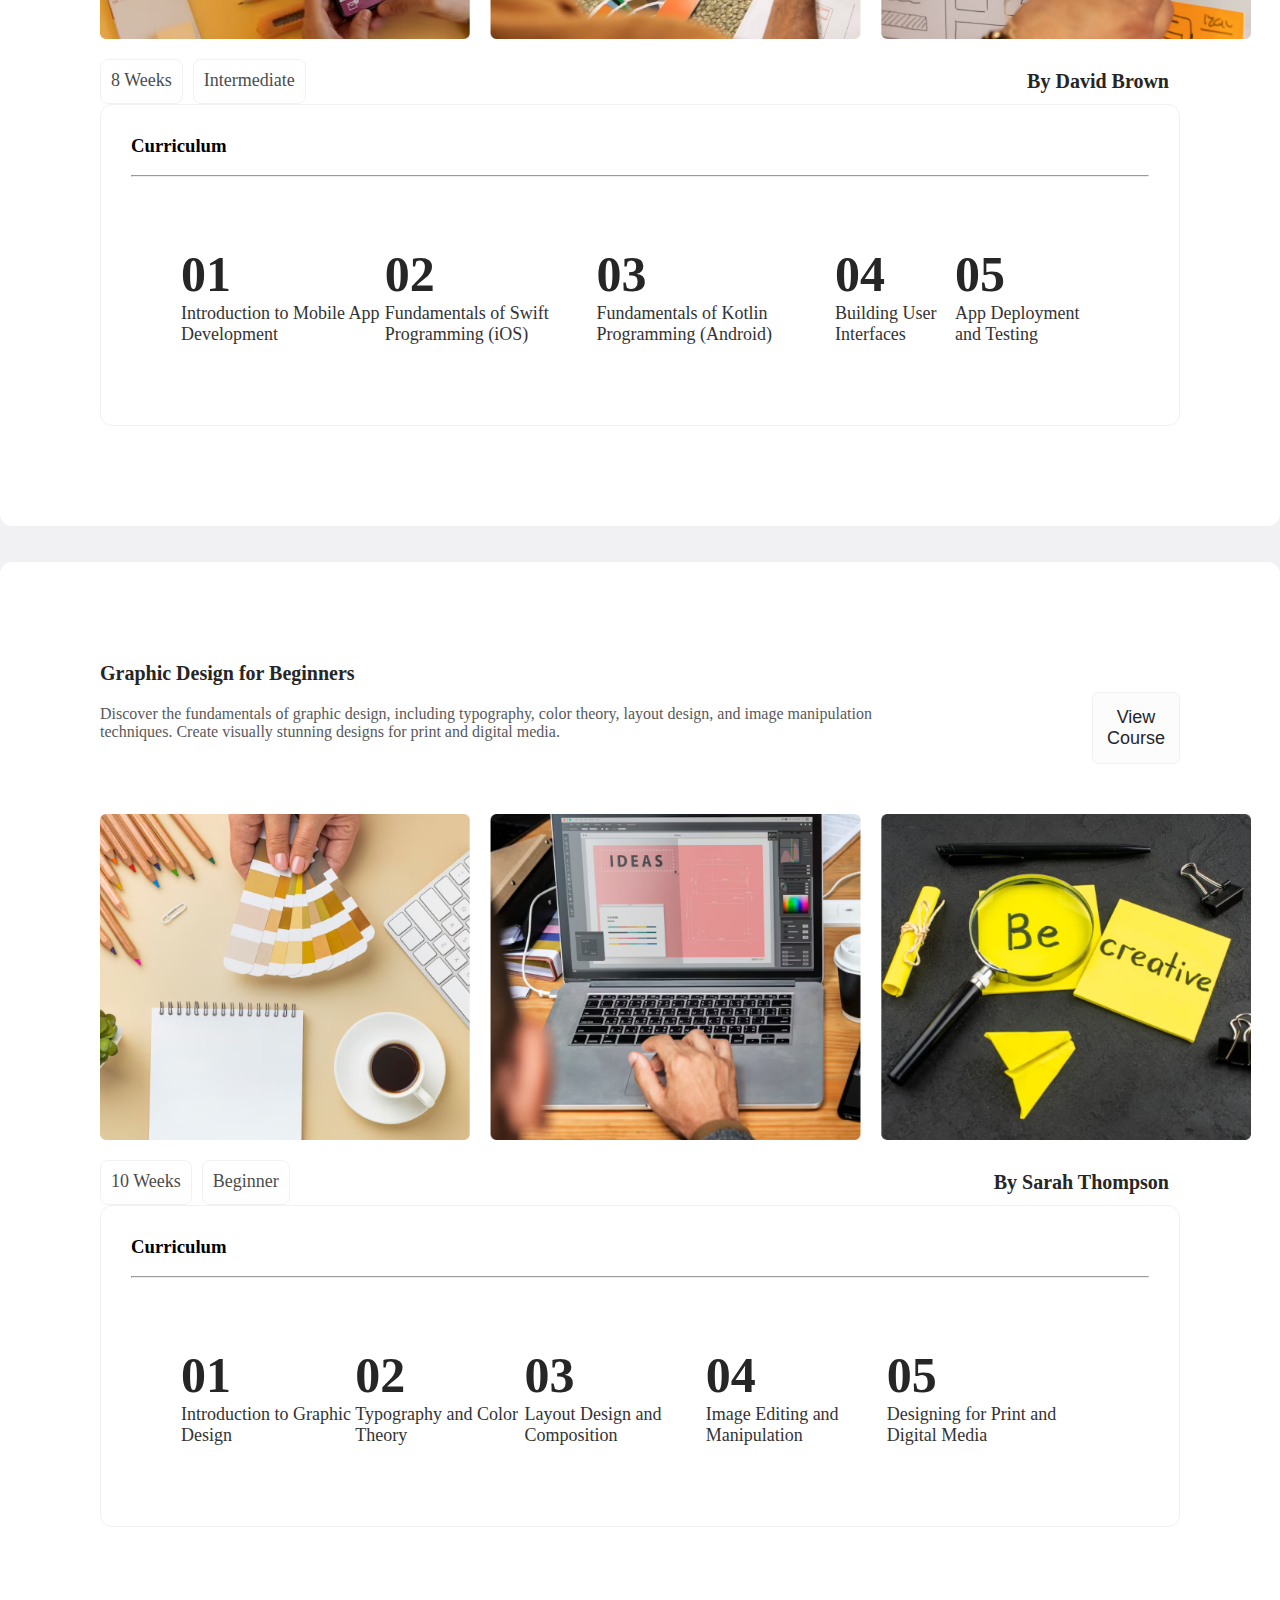
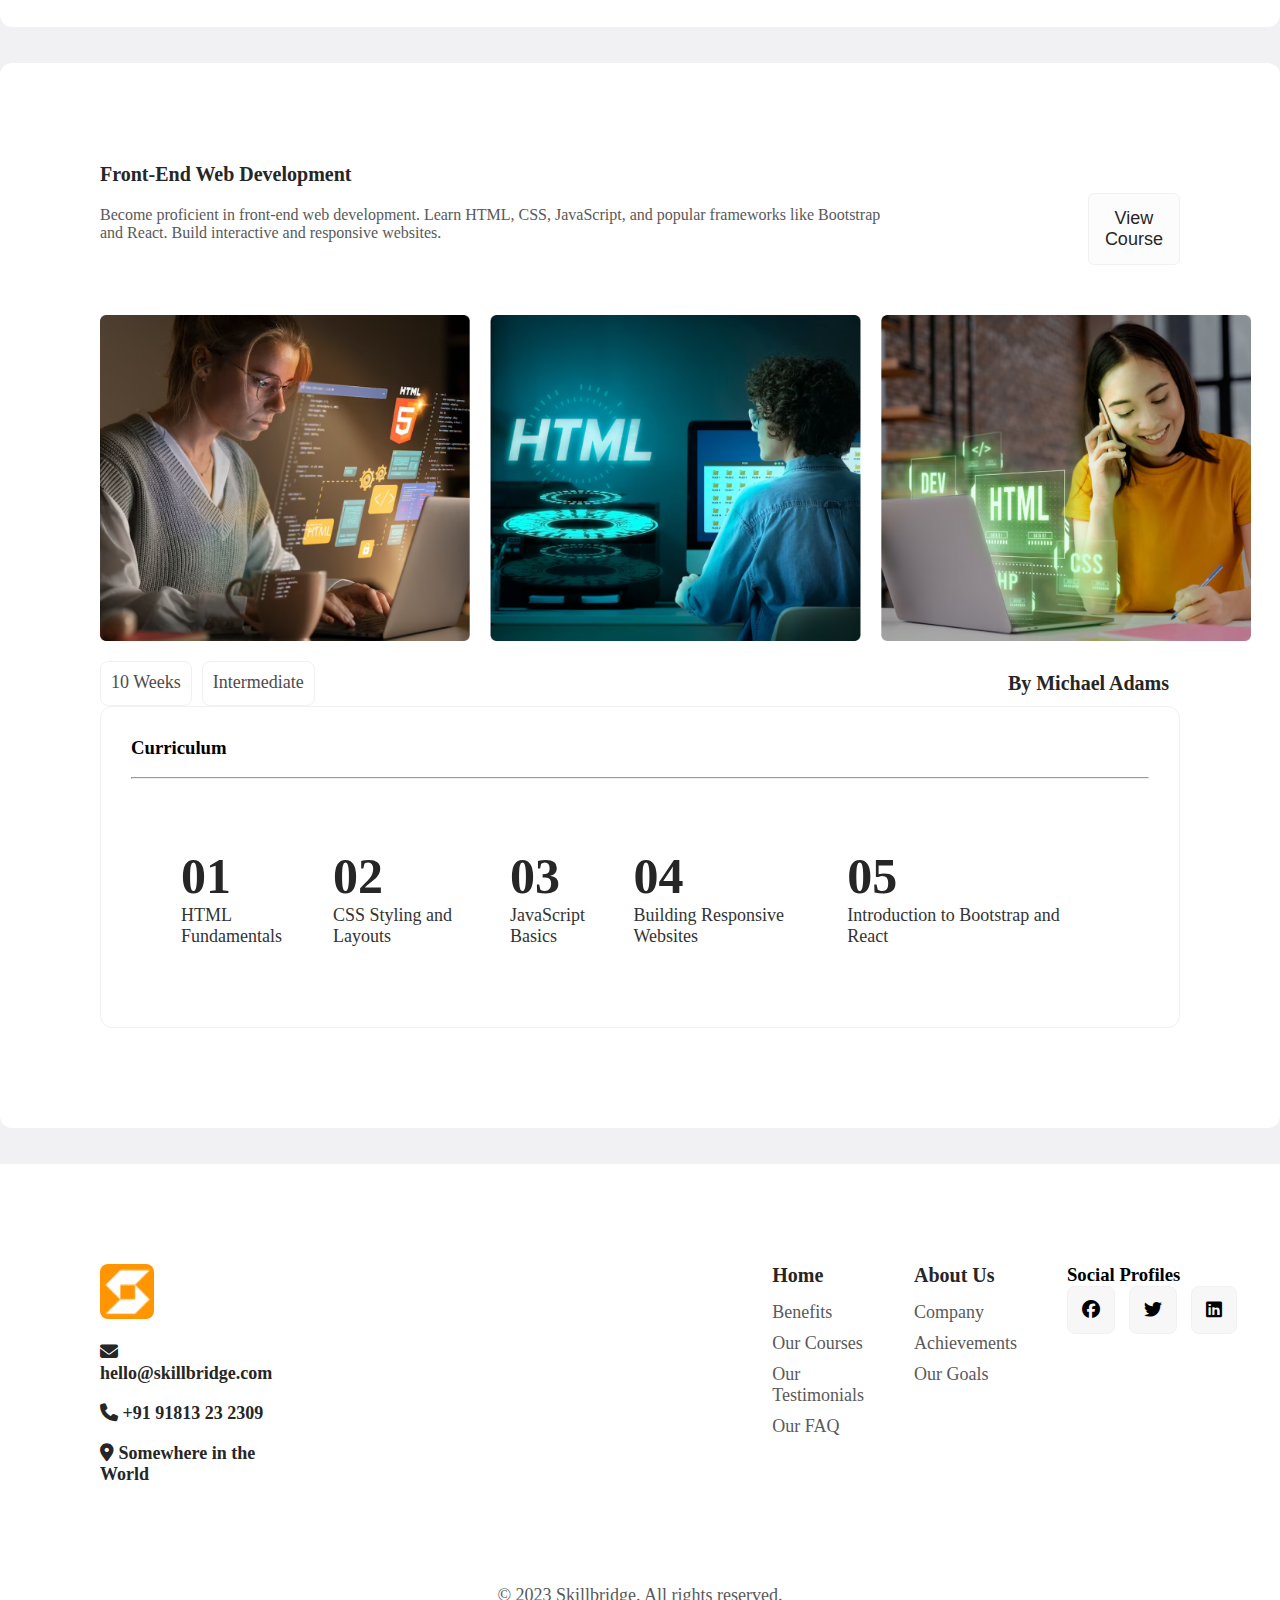
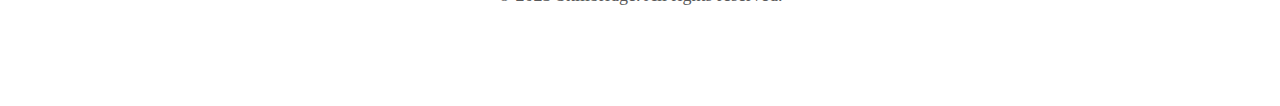
<file: finaluri/courses.html>
<!DOCTYPE html>
<html lang="en">
<head>
    <meta charset="UTF-8">
    <meta name="viewport" content="width=device-width, initial-scale=1.0">
    <title>Courses</title>
    <link rel="stylesheet" href="https://cdnjs.cloudflare.com/ajax/libs/font-awesome/6.7.1/css/all.min.css">
    <link rel="stylesheet" href="css/main.css">
</head>
<body>
   <header>
    <div class="star">
        <p>Free Courses <i class="fa-solid fa-star str"></i> Sale Ends Soon, Get It Now <i class="fa-solid fa-arrow-right isari"></i></p>
    </div>
    
    <div class="container">
        <nav class="navbar">
            <div class="logo">
                <img src="img/shape-17 (1).png">
            </div>
            <ul class="ull">
                <li ><a href="index.html">Home</a></li>
                <li class="home"><a href="coursesopen.html">Courses Open</a></li>
                <li><a href="aboutus.html">About Us</a></li>
                <li><a href="pricing.html">Pricing</a></li>
                <li><a href="#">Contact</a></li>
            </ul>
            <div class="buttons">
                <a href="#" class="sng"> Sing Up</a>
                <a href="#" class="lgn">Login</a>
            </div>
        </nav>
    </div>
   </header> 

   <section class="sctn11">
      <div class="container">
        <div class="row ">
            <div class="dvlpr">
            <div class="dvlp">
                <h1>Online Courses on Design and <br> Development</h1>
            </div>
             <div class="dvlp2">
                <p>Welcome to our online course page, where you can enhance your skills in design and <br> development. Choose from our carefully curated selection of 10 courses designed to <br> provide you with comprehensive knowledge and practical experience. Explore the <br> courses below and find the perfect fit for your learning journey.</p>
            </div>
        </div>
            </div>
        </div>
     
     
   </section>
    
   <section class="sctn12">
    <div class="container">
        <div class="row">
            <div class="xarasho">
          <div class="trnt">
             <h2>Web Design Fundamentals</h2>
             <p>Learn the fundamentals of web design, including HTML, CSS, and responsive design principles. Develop the skills to create visually appealing and user-friendly websites.</p>
          </div>
          <div class="btn55">
            <button>View Course</button>
          </div>
        </div>
        </div>
        <div class="bezdim">
            <img src="img/Image (10).png" >
            <img src="img/Image (11).png" >
            <img src="img/Image (12).png" >
        </div>
        <div class="wkk bb mt-20">
            <div class="fffff">
            <p class="wk">4 Weeks</p>
            <p class="inter">Beginner</p>
        </div>
        <div class="cccc">
            <h3>By John Smith</h3>
        </div>
        </div>
        <div class="olorem">
            <div class="gbrdm">
                <h3>Curriculum</h3>
            </div>
            <br><hr><br>
            <div class="oljm">
                <div class="olnz">
                <h1>01</h1>
                <p>Introduction to HTML</p>
            </div>
            <div class="olnz">
                <h1>02</h1>
                <p>Styling with CSS</p>
            </div>
            <div class="olnz">
                <h1>03</h1>
                <p>Introduction to <br> Responsive Design</p>
            </div>
            <div class="olnz">
                <h1>04</h1>
                <p>Design Principles for <br> Web</p>
            </div>
            <div class="olnz">
                <h1>05</h1>
                <p>Building a Basic Website</p>
            </div>
            </div>
        </div>
    </div>
   </section>
   
   <br><br>
   <section class="sctn12">
    <div class="container">
        <div class="row">
            <div class="xarasho">
          <div class="trnt">
             <h2>UI/UX Design</h2>
             <p>Master the art of creating intuitive user interfaces (UI) and enhancing user experiences (UX). Learn design principles, wireframing, prototyping, and usability testing techniques.</p>
          </div>
          <div class="btn55">
            <button>View Course</button>
          </div>
        </div>
        </div>
        <div class="bezdim">
            <img src="img/Image (13).png" >
            <img src="img/Image (14).png" >
            <img src="img/Image (15).png" >
        </div>
        <div class="wkk bb mt-20">
            <div class="fffff">
            <p class="wk">6 Weeks</p>
            <p class="inter">Intermediate</p>
        </div>
        <div class="cccc">
            <h3>By Emily Johnson</h3>
        </div>
        </div>
        <div class="olorem">
            <div class="gbrdm">
                <h3>Curriculum</h3>
            </div>
            <br><hr><br>
            <div class="oljm">
                <div class="olnz">
                <h1>01</h1>
                <p>Introduction to UI/UX Design</p>
            </div>
            <div class="olnz">
                <h1>02</h1>
                <p>User Research and Personas</p>
            </div>
            <div class="olnz">
                <h1>03</h1>
                <p>Wireframing and Prototyping</p>
            </div>
            <div class="olnz">
                <h1>04</h1>
                <p>Visual Design and Branding</p>
            </div>
            <div class="olnz">
                <h1>05</h1>
                <p>Usability Testing and Iteration</p>
            </div>
            </div>
        </div>
    </div>
   </section>
   <br><br>
   <section class="sctn12">
    <div class="container">
        <div class="row">
            <div class="xarasho">
          <div class="trnt">
             <h2>Mobile App Development</h2>
             <p>Dive into the world of mobile app development. Learn to build native iOS and Android applications using industry-leading frameworks like Swift and Kotlin.</p>
          </div>
          <div class="btn55">
            <button>View Course</button>
          </div>
        </div>
        </div>
        <div class="bezdim">
            <img src="img/Image (22).png" >
            <img src="img/Image (23).png" >
            <img src="img/Image (24).png" >
        </div>
        <div class="wkk bb mt-20">
            <div class="fffff">
            <p class="wk">8 Weeks</p>
            <p class="inter">Intermediate</p>
        </div>
        <div class="cccc">
            <h3>By David Brown</h3>
        </div>
        </div>
        <div class="olorem">
            <div class="gbrdm">
                <h3>Curriculum</h3>
            </div>
            <br><hr><br>
            <div class="oljm">
                <div class="olnz">
                <h1>01</h1>
                <p>Introduction to Mobile App Development</p>
            </div>
            <div class="olnz">
                <h1>02</h1>
                <p>Fundamentals of Swift Programming (iOS)</p>
            </div>
            <div class="olnz">
                <h1>03</h1>
                <p>Fundamentals of Kotlin Programming (Android)</p>
            </div>
            <div class="olnz">
                <h1>04</h1>
                <p>Building User Interfaces</p>
            </div>
            <div class="olnz">
                <h1>05</h1>
                <p>App Deployment and Testing</p>
            </div>
            </div>
        </div>
    </div>
   </section>
   <br><br>
   <section class="sctn12">
    <div class="container">
        <div class="row">
            <div class="xarasho">
          <div class="trnt">
             <h2>Graphic Design for Beginners</h2>
             <p>Discover the fundamentals of graphic design, including typography, color theory, layout design, and image manipulation techniques. Create visually stunning designs for print and digital media.</p>
          </div>
          <div class="btn55">
            <button>View Course</button>
          </div>
        </div>
        </div>
        <div class="bezdim">
            <img src="img/Image (16).png" >
            <img src="img/Image (17).png" >
            <img src="img/Image (18).png" >
        </div>
        <div class="wkk bb mt-20">
            <div class="fffff">
            <p class="wk">10 Weeks</p>
            <p class="inter">Beginner</p>
        </div>
        <div class="cccc">
            <h3>By Sarah Thompson</h3>
        </div>
        </div>
        <div class="olorem">
            <div class="gbrdm">
                <h3>Curriculum</h3>
            </div>
            <br><hr><br>
            <div class="oljm">
                <div class="olnz">
                <h1>01</h1>
                <p>Introduction to Graphic Design</p>
            </div>
            <div class="olnz">
                <h1>02</h1>
                <p>Typography and Color Theory</p>
            </div>
            <div class="olnz">
                <h1>03</h1>
                <p>Layout Design and Composition</p>
            </div>
            <div class="olnz">
                <h1>04</h1>
                <p>Image Editing and Manipulation</p>
            </div>
            <div class="olnz">
                <h1>05</h1>
                <p>Designing for Print and Digital Media</p>
            </div>
            </div>
        </div>
    </div>
   </section>
   <br><br>
   <section class="sctn12">
    <div class="container">
        <div class="row">
            <div class="xarasho">
          <div class="trnt">
             <h2>Front-End Web Development</h2>
             <p>Become proficient in front-end web development. Learn HTML, CSS, JavaScript, and popular frameworks like Bootstrap and React. Build interactive and responsive websites.</p>
          </div>
          <div class="btn55">
            <button>View Course</button>
          </div>
        </div>
        </div>
        <div class="bezdim">
            <img src="img/Image (19).png" >
            <img src="img/Image (20).png" >
            <img src="img/Image (21).png" >
        </div>
        <div class="wkk bb mt-20">
            <div class="fffff">
            <p class="wk">10 Weeks</p>
            <p class="inter">Intermediate</p>
        </div>
        <div class="cccc">
            <h3>By Michael Adams</h3>
        </div>
        </div>
        <div class="olorem">
            <div class="gbrdm">
                <h3>Curriculum</h3>
            </div>
            <br><hr><br>
            <div class="oljm">
                <div class="olnz">
                <h1>01</h1>
                <p>HTML Fundamentals</p>
            </div>
            <div class="olnz">
                <h1>02</h1>
                <p>CSS Styling and Layouts</p>
            </div>
            <div class="olnz">
                <h1>03</h1>
                <p>JavaScript Basics</p>
            </div>
            <div class="olnz">
                <h1>04</h1>
                <p>Building Responsive Websites</p>
            </div>
            <div class="olnz">
                <h1>05</h1>
                <p>Introduction to Bootstrap and React</p>
            </div>
            </div>
        </div>
    </div>
   </section>
   <br><br>
   <section class="sctn9">
    <div class="container">
        <div class="row ss">
            <div class="manana">
                <div class="mama">
                    <img src="img/shape-17 (1).png">
                    <h4><i class="fa-solid fa-envelope mt-20"></i> hello@skillbridge.com</h4>
                    <h4><i class="fa-solid fa-phone mt-20"></i> +91 91813 23 2309</h4>
                    <h4><i class="fa-solid fa-location-dot mt-20"></i> Somewhere in the World</h4>
                </div>
                <div class="cudadvar">
                    <div class="pisem">
                    <h3>Home</h3>
                    <p>Benefits</p>
                    <p>Our Courses</p>
                    <p>Our Testimonials</p>
                    <p>Our FAQ</p>
                </div>
                <div class="pisem">
                    <h3>About Us</h3>
                    <p>Company</p>
                    <p>Achievements</p>
                    <p>Our Goals</p>
                    
                </div>
                <div class="pisem1">
                    <h3>Social Profiles</h3>
                    <div class="icn">
                        <i class="fa-brands fa-facebook "></i>
                        <i class="fa-brands fa-twitter "></i>
                        <i class="fa-brands fa-linkedin "></i>
                    </div>
                </div>
                </div>
            </div>
            
        </div>
        <div class="fnsh">
            <p>© 2023 Skillbridge. All rights reserved.</p>
        </div>

    </div>
</section>
</body>
</html>
</file>
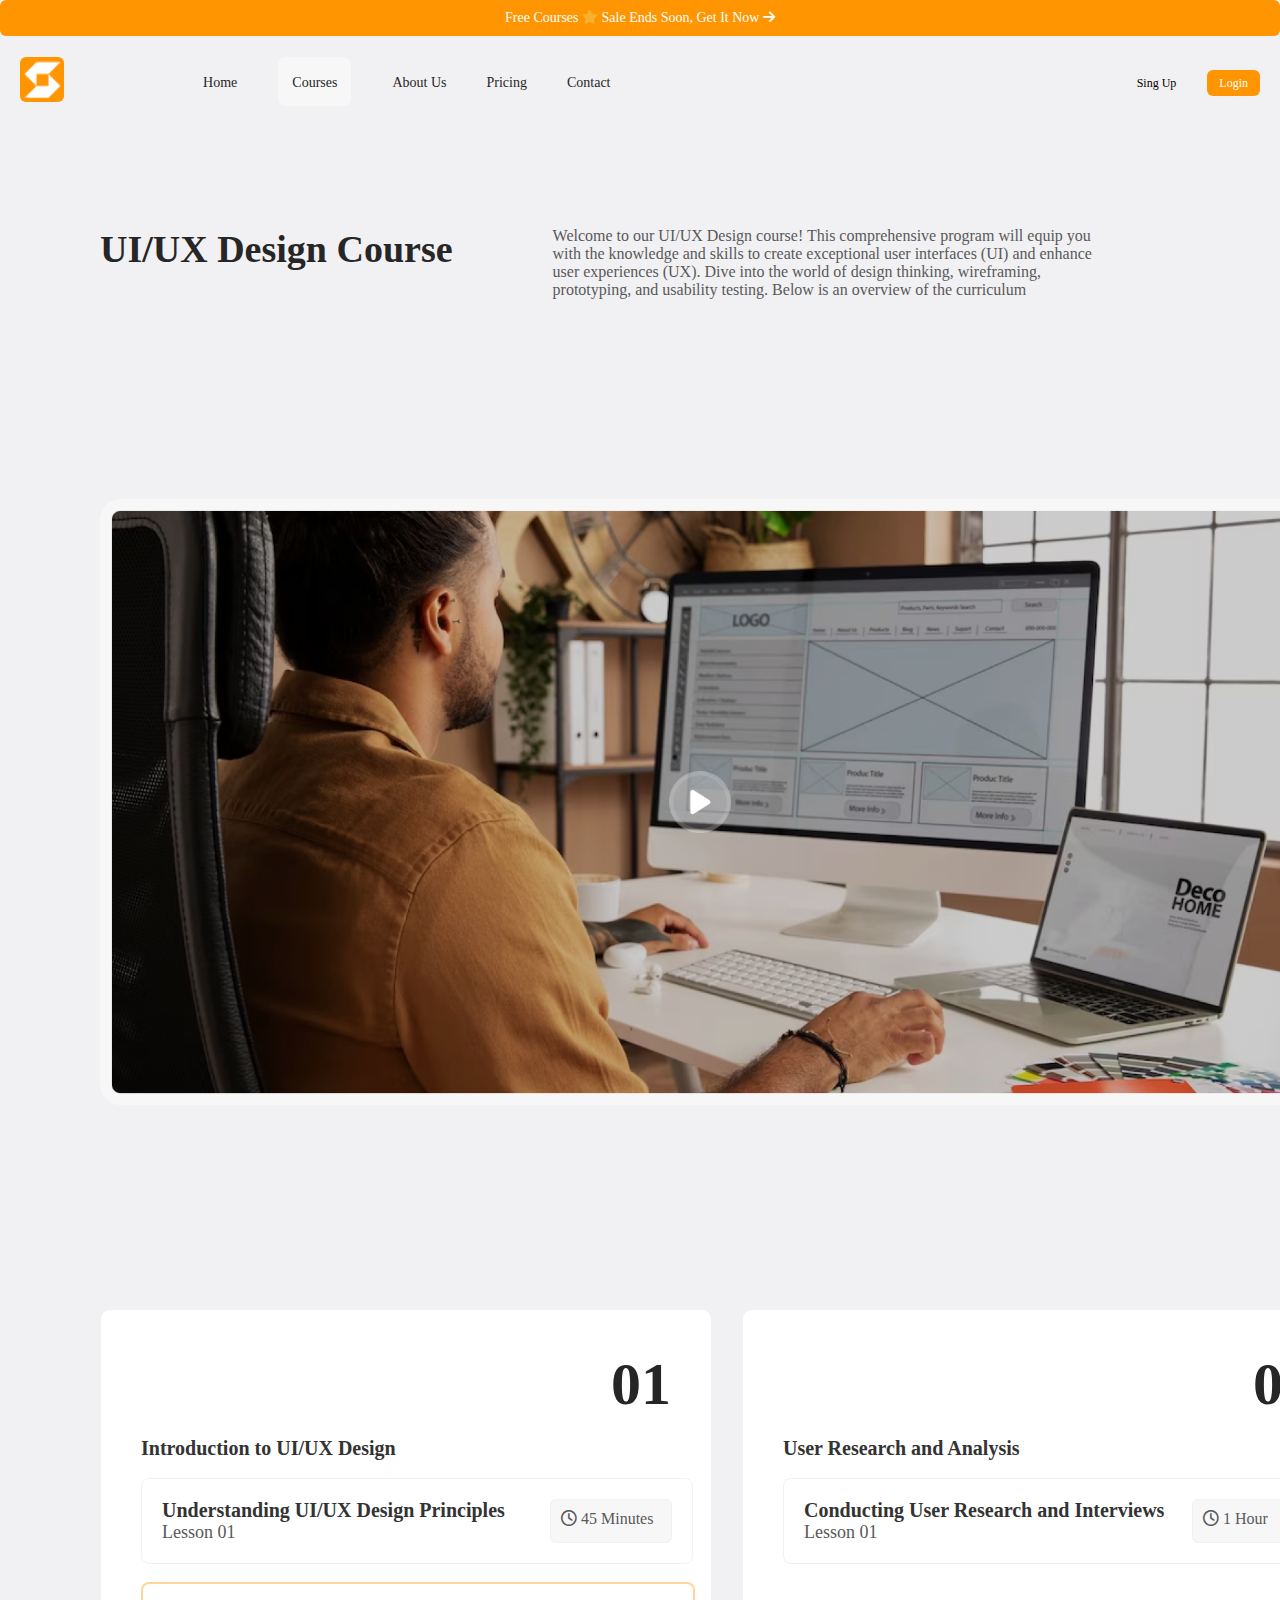
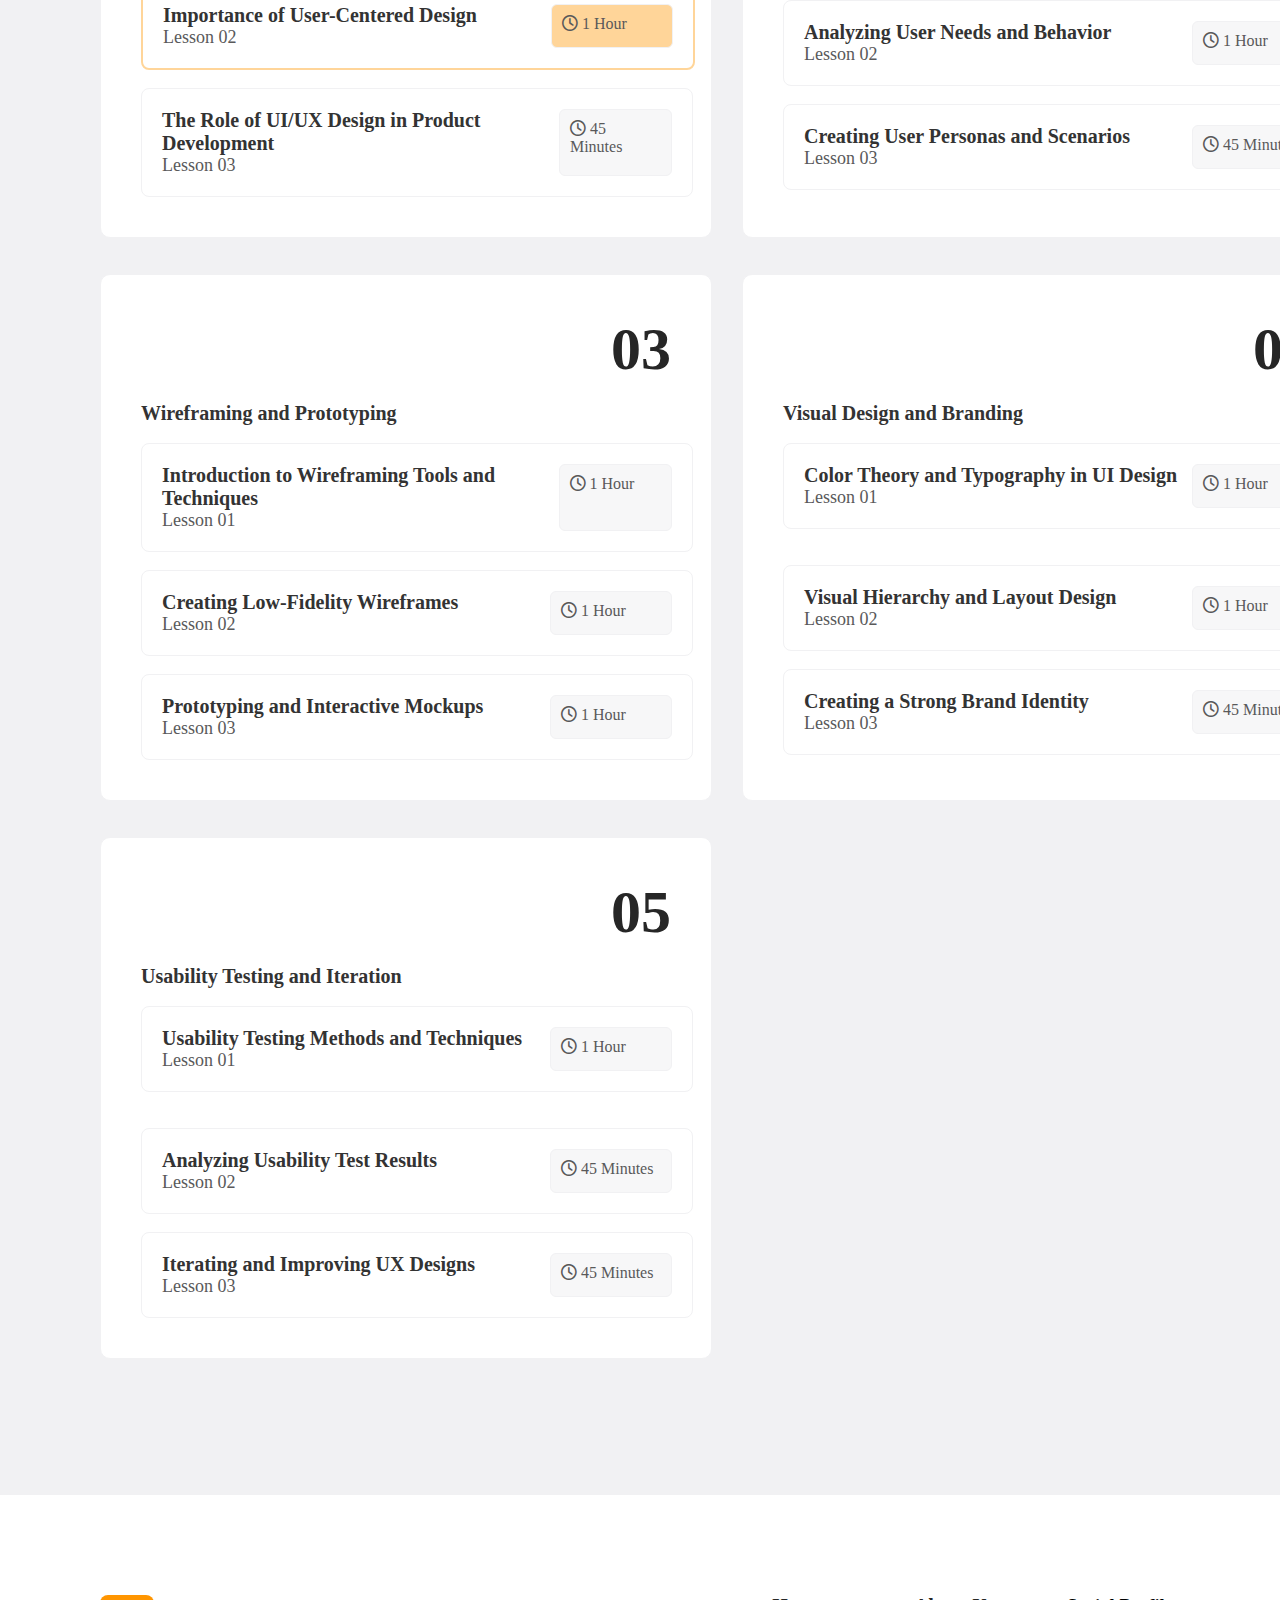
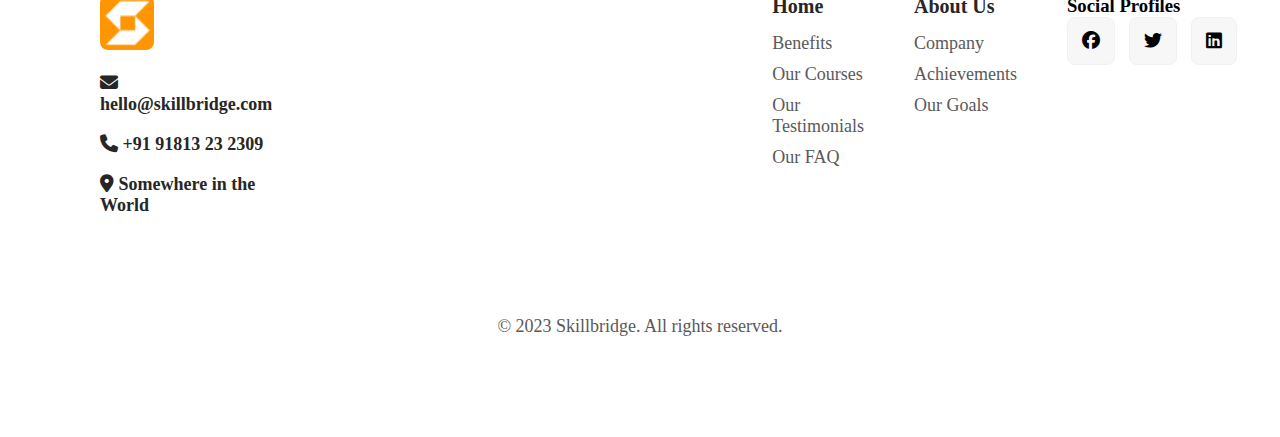
<file: finaluri/coursesopen.html>
<!DOCTYPE html>
<html lang="en">
<head>
    <meta charset="UTF-8">
    <meta name="viewport" content="width=device-width, initial-scale=1.0">
    <title>Courses Open</title>
    <link rel="stylesheet" href="https://cdnjs.cloudflare.com/ajax/libs/font-awesome/6.7.1/css/all.min.css">
    <link rel="stylesheet" href="css/main.css">
</head>
<body>
    <header>
        <div class="star">
            <p>Free Courses <i class="fa-solid fa-star str"></i> Sale Ends Soon, Get It Now <i class="fa-solid fa-arrow-right isari"></i></p>
        </div>
        
        <div class="container">
            <nav class="navbar">
                <div class="logo">
                    <img src="img/shape-17 (1).png">
                </div>
                <ul class="ull">
                    <li ><a href="index.html">Home</a></li>
                    <li class="home"><a href="courses.html">Courses</a></li>
                    <li><a href="aboutus.html">About Us</a></li>
                    <li><a href="pricing.html">Pricing</a></li>
                    <li><a href="#">Contact</a></li>
                </ul>
                <div class="buttons">
                    <a href="#" class="sng"> Sing Up</a>
                    <a href="#" class="lgn">Login</a>
                </div>
            </nav>
        </div>
       </header> 

       <section class="sctn11">
        <div class="container">
          <div class="row">
              <div class="dvlpr">
              <div class="dvlp">
                  <h1>UI/UX Design Course</h1>
              </div>
               <div class="dvlp2">
                  <p>Welcome to our UI/UX Design course! This comprehensive program will equip you <br> with the knowledge and skills to create exceptional user interfaces (UI) and enhance <br> user experiences (UX). Dive into the world of design thinking, wireframing, <br> prototyping, and usability testing. Below is an overview of the curriculum</p>
              </div>
          </div>
              </div>
          </div>
        
     </section>

     <section class="sctn3">
        <div class="container">
            <img src="img/Container (3).png" width="1600px">
        </div>
     </section>

     <section class="sctn22">
        <div class="container">
            <div class=" ll">
              <div class="card99">
                <h1>01</h1>
                <br>
                <h2>Introduction to UI/UX Design</h2>
                <br>
                <div class="rsl">
                    <div class="mrym">
                        <h3>Understanding UI/UX Design Principles</h3>
                        <p>Lesson 01</p>
                    </div>
                    <div class="yeter">
                        <p><i class="fa-regular fa-clock"></i> 45 Minutes</p>
                    </div>
                </div>
                <br>
                <div class="rsll">
                    <div class="mrym">
                        <h3>Importance of User-Centered Design</h3>
                        <p>Lesson 02</p>
                    </div>
                    <div class="yeterr">
                        <p><i class="fa-regular fa-clock"></i> 1 Hour</p>
                    </div>
                </div>
                <br>
                <div class="rsl">
                    <div class="mrym">
                        <h3>The Role of UI/UX Design in Product Development</h3>
                        <p>Lesson 03</p>
                    </div>
                    <div class="yeter">
                        <p><i class="fa-regular fa-clock"></i> 45 Minutes</p>
                    </div>
                </div>
              </div>
              <div class="card99">
                <h1>02</h1>
                <br>
                <h2>User Research and Analysis</h2>
                <br>
                <div class="rsl">
                    <div class="mrym">
                        <h3>Conducting User Research and Interviews</h3>
                        <p>Lesson 01</p>
                    </div>
                    <div class="yeter">
                        <p><i class="fa-regular fa-clock"></i> 1 Hour</p>
                    </div>
                </div>
                <br>
                <br>
                <div class="rsl">
                    <div class="mrym">
                        <h3>Analyzing User Needs and Behavior</h3>
                        <p>Lesson 02</p>
                    </div>
                    <div class="yeter">
                        <p><i class="fa-regular fa-clock"></i> 1 Hour</p>
                    </div>
                </div>
                <br>
                <div class="rsl">
                    <div class="mrym">
                        <h3>Creating User Personas and Scenarios</h3>
                        <p>Lesson 03</p>
                    </div>
                    <div class="yeter">
                        <p><i class="fa-regular fa-clock"></i> 45 Minutes</p>
                    </div>
                </div>
              </div>
            </div>
            <br><br>
            <div class="row ll">
                <div class="card99">
                  <h1>03</h1>
                  <br>
                  <h2>Wireframing and Prototyping</h2>
                  <br>
                  <div class="rsl">
                      <div class="mrym">
                          <h3>Introduction to Wireframing Tools and Techniques</h3>
                          <p>Lesson 01</p>
                      </div>
                      <div class="yeter">
                          <p><i class="fa-regular fa-clock"></i> 1 Hour</p>
                      </div>
                  </div>
                  <br>
                  <div class="rsl">
                      <div class="mrym">
                          <h3>Creating Low-Fidelity Wireframes</h3>
                          <p>Lesson 02</p>
                      </div>
                      <div class="yeter">
                          <p><i class="fa-regular fa-clock"></i> 1 Hour</p>
                      </div>
                  </div>
                  <br>
                  <div class="rsl">
                      <div class="mrym">
                          <h3>Prototyping and Interactive Mockups</h3>
                          <p>Lesson 03</p>
                      </div>
                      <div class="yeter">
                          <p><i class="fa-regular fa-clock"></i> 1 Hour</p>
                      </div>
                  </div>
                </div>
                <div class="card99">
                  <h1>04</h1>
                  <br>
                  <h2>Visual Design and Branding</h2>
                  <br>
                  <div class="rsl">
                      <div class="mrym">
                          <h3>Color Theory and Typography in UI Design</h3>
                          <p>Lesson 01</p>
                      </div>
                      <div class="yeter">
                          <p><i class="fa-regular fa-clock"></i> 1 Hour</p>
                      </div>
                  </div>
                  <br>
                  <br>
                  <div class="rsl">
                      <div class="mrym">
                          <h3>Visual Hierarchy and Layout Design</h3>
                          <p>Lesson 02</p>
                      </div>
                      <div class="yeter">
                          <p><i class="fa-regular fa-clock"></i> 1 Hour</p>
                      </div>
                  </div>
                  <br>
                  <div class="rsl">
                      <div class="mrym">
                          <h3>Creating a Strong Brand Identity</h3>
                          <p>Lesson 03</p>
                      </div>
                      <div class="yeter">
                          <p><i class="fa-regular fa-clock"></i> 45 Minutes</p>
                      </div>
                  </div>
                </div>
              </div>
              <br><br>
              <div class="card99">
                <h1>05</h1>
                <br>
                <h2>Usability Testing and Iteration</h2>
                <br>
                <div class="rsl">
                    <div class="mrym">
                        <h3>Usability Testing Methods and Techniques</h3>
                        <p>Lesson 01</p>
                    </div>
                    <div class="yeter">
                        <p><i class="fa-regular fa-clock"></i> 1 Hour</p>
                    </div>
                </div>
                <br>
                <br>
                <div class="rsl">
                    <div class="mrym">
                        <h3>Analyzing Usability Test Results</h3>
                        <p>Lesson 02</p>
                    </div>
                    <div class="yeter">
                        <p><i class="fa-regular fa-clock"></i> 45 Minutes</p>
                    </div>
                </div>
                <br>
                <div class="rsl">
                    <div class="mrym">
                        <h3>Iterating and Improving UX Designs</h3>
                        <p>Lesson 03</p>
                    </div>
                    <div class="yeter">
                        <p><i class="fa-regular fa-clock"></i> 45 Minutes</p>
                    </div>
                </div>
              </div>
        </div>
     </section>


     <br><br>
     <section class="sctn9">
      <div class="container">
          <div class="row ss">
              <div class="manana">
                  <div class="mama">
                      <img src="img/shape-17 (1).png">
                      <h4><i class="fa-solid fa-envelope mt-20"></i> hello@skillbridge.com</h4>
                      <h4><i class="fa-solid fa-phone mt-20"></i> +91 91813 23 2309</h4>
                      <h4><i class="fa-solid fa-location-dot mt-20"></i> Somewhere in the World</h4>
                  </div>
                  <div class="cudadvar">
                      <div class="pisem">
                      <h3>Home</h3>
                      <p>Benefits</p>
                      <p>Our Courses</p>
                      <p>Our Testimonials</p>
                      <p>Our FAQ</p>
                  </div>
                  <div class="pisem">
                      <h3>About Us</h3>
                      <p>Company</p>
                      <p>Achievements</p>
                      <p>Our Goals</p>
                      
                  </div>
                  <div class="pisem1">
                      <h3>Social Profiles</h3>
                      <div class="icn">
                          <i class="fa-brands fa-facebook "></i>
                          <i class="fa-brands fa-twitter "></i>
                          <i class="fa-brands fa-linkedin "></i>
                      </div>
                  </div>
                  </div>
              </div>
              
          </div>
          <div class="fnsh">
              <p>© 2023 Skillbridge. All rights reserved.</p>
          </div>
  
      </div>
  </section>
    
</body>
</html>
</file>
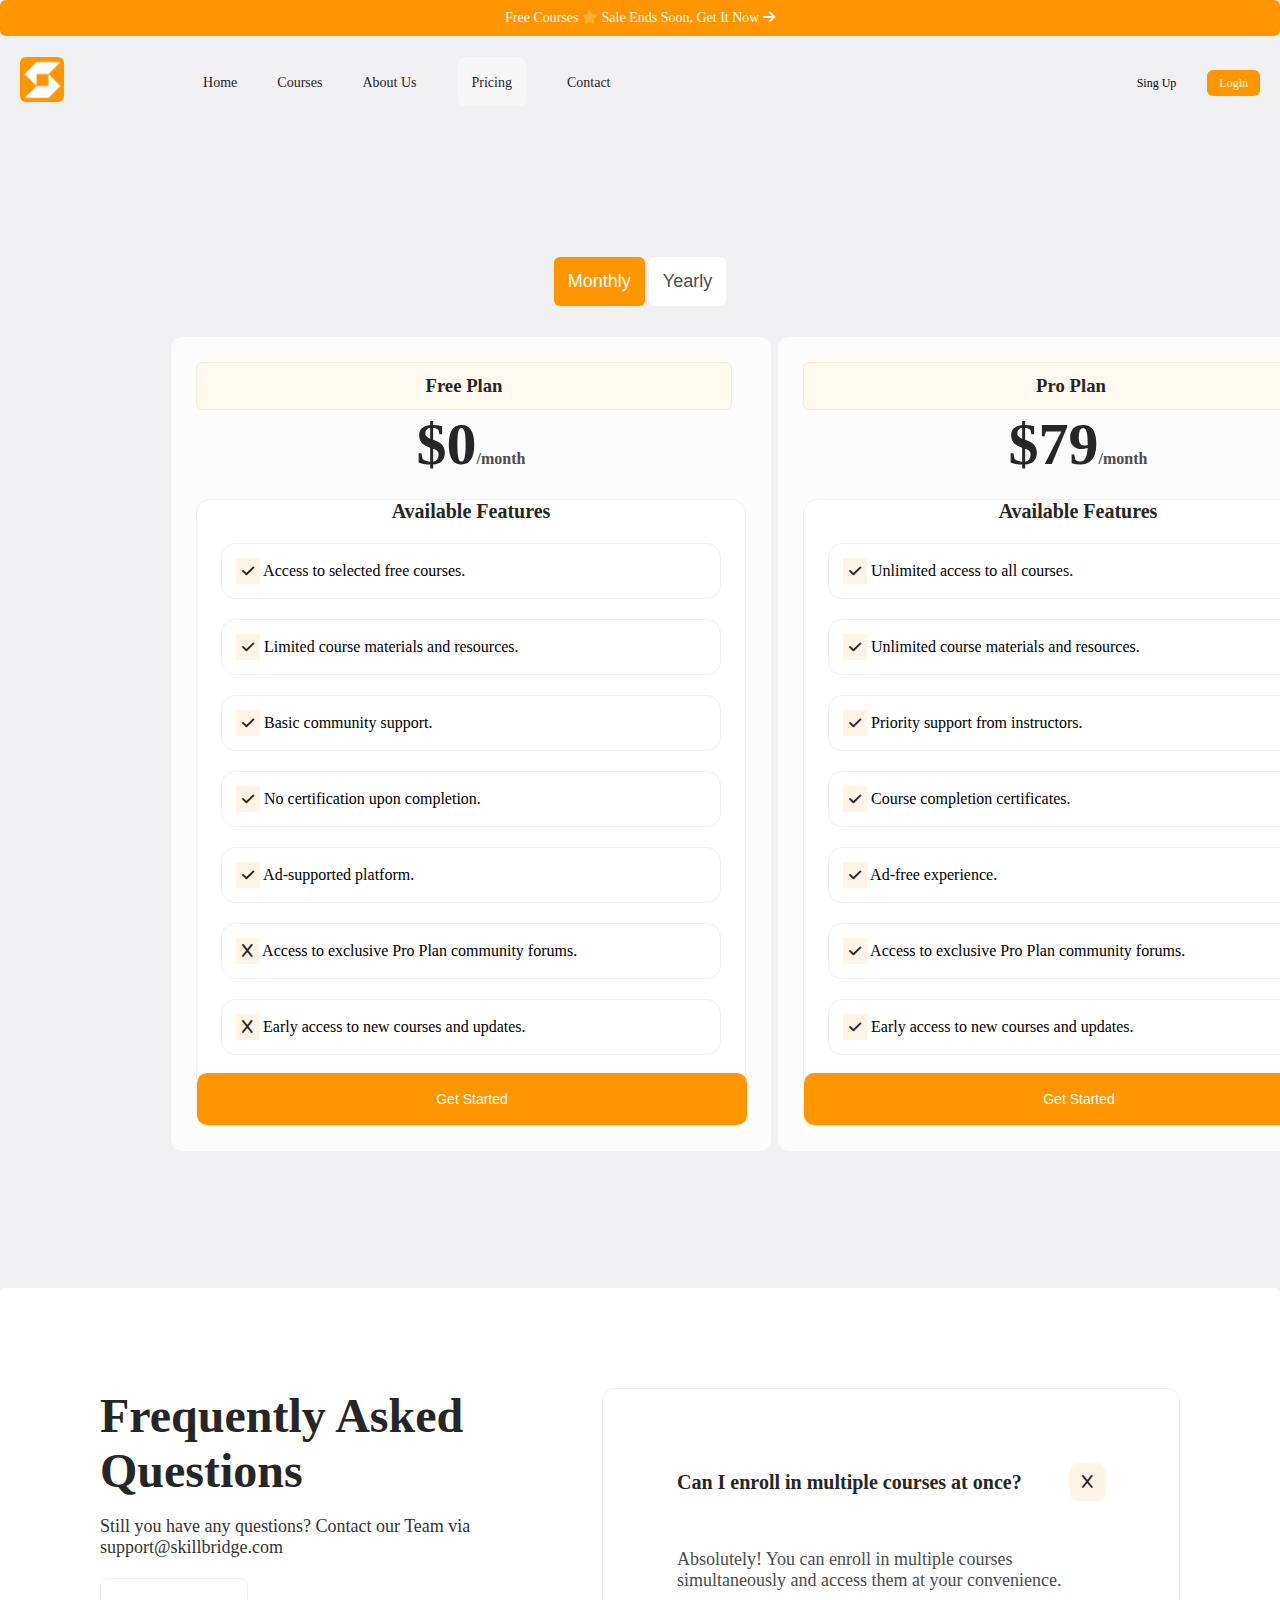
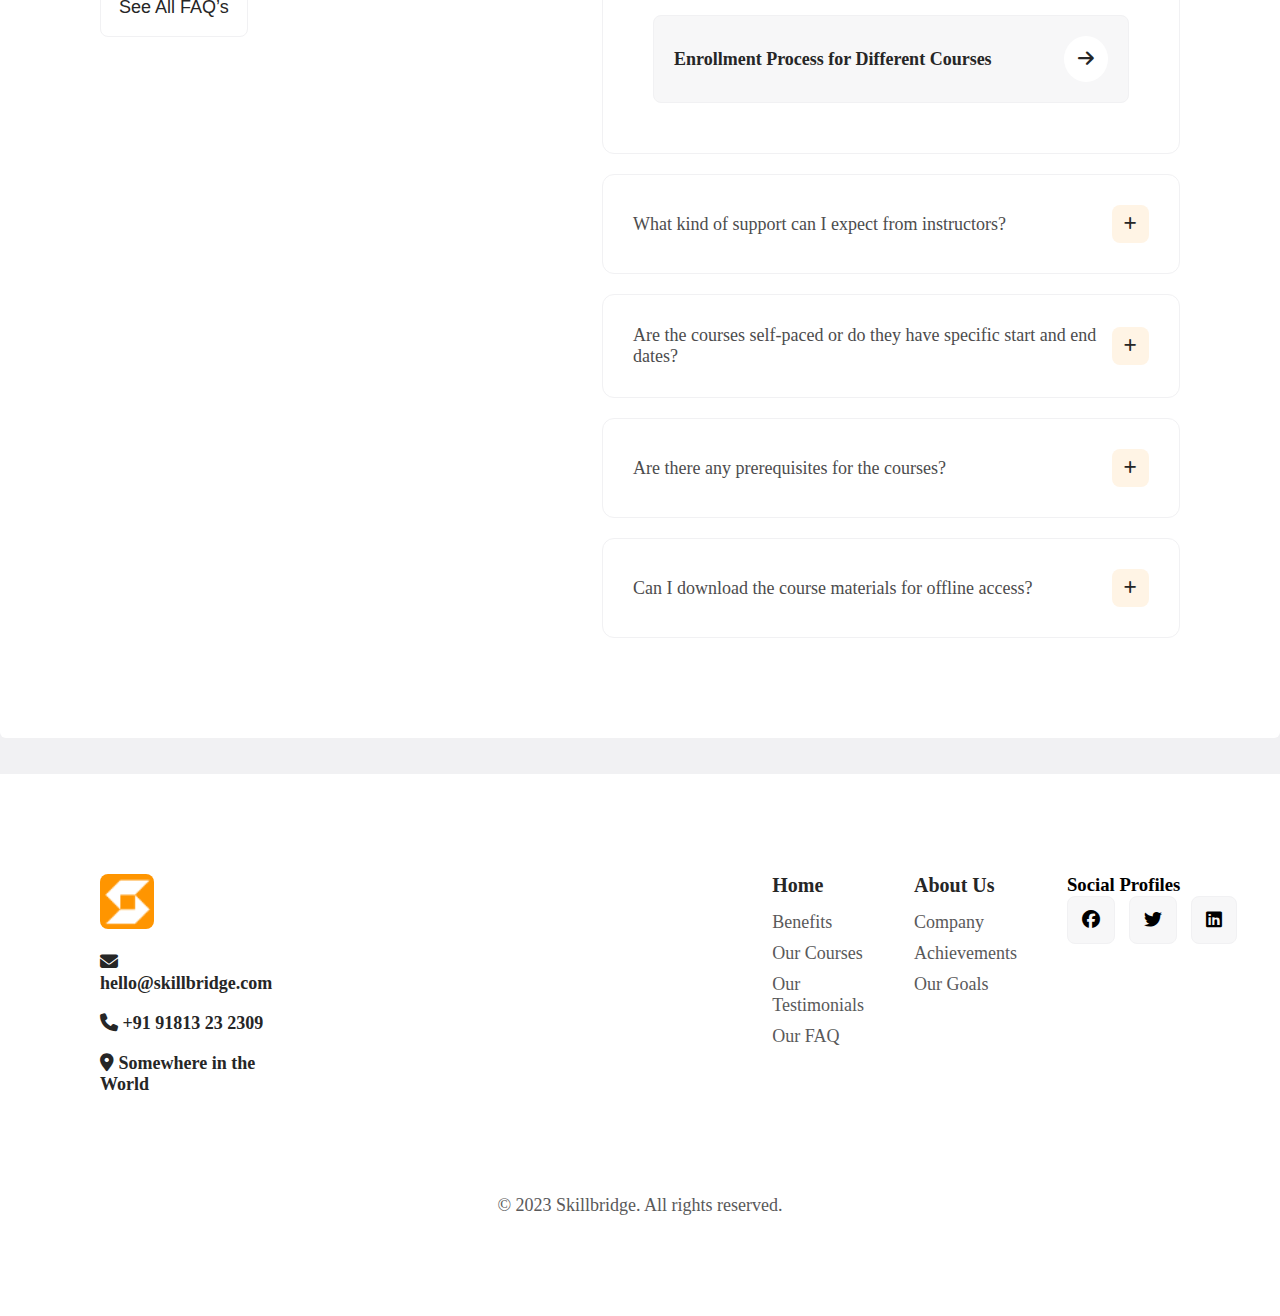
<file: finaluri/pricing.html>
<!DOCTYPE html>
<html lang="en">
<head>
    <meta charset="UTF-8">
    <meta name="viewport" content="width=device-width, initial-scale=1.0">
    <title>Pricing</title>
    <link rel="stylesheet" href="https://cdnjs.cloudflare.com/ajax/libs/font-awesome/6.7.1/css/all.min.css">
    <link rel="stylesheet" href="css/main.css">
</head>
<body>
    <header>
        <div class="star">
            <p>Free Courses <i class="fa-solid fa-star str"></i> Sale Ends Soon, Get It Now <i class="fa-solid fa-arrow-right isari"></i></p>
        </div>
        
        <div class="container">
            <nav class="navbar">
                <div class="logo">
                    <img src="img/shape-17 (1).png">
                </div>
                <ul class="ull">
                    <li ><a href="index.html">Home</a></li>
                    <li><a href="courses.html">Courses</a></li>
                    <li><a href="aboutus.html">About Us</a></li>
                    <li class="home"><a href="pricing.html">Pricing</a></li>
                    <li><a href="#">Contact</a></li>
                </ul>
                <div class="buttons">
                    <a href="#" class="sng"> Sing Up</a>
                    <a href="#" class="lgn">Login</a>
                </div>
            </nav>
        </div>
       </header> 
         
       <section>
         <div class="container">
        <div class="butttoon">
            <button class="yrl">Monthly</button>
            <button class="yrml">Yearly</button>
        </div>
    </div>
        <div class="scndcr">
            <div class="row vv">
            <div class="frpln">
              <div class="frpln2">
                <h3>Free Plan</h3>
              </div>
              <div class="dlr">
              <h1>$0<span>/month</span></h1>
            </div>
            
            <div class="xrsh">
               
                <div class="bashi mt-20">
                    <h5>Available Features</h5>
                    <p><i class="fa-solid fa-check"></i>  Access to selected free courses.</p>
                    <p><i class="fa-solid fa-check"></i>  Limited course materials and resources.</p>
                    <p><i class="fa-solid fa-check"></i>  Basic community support.</p>
                    <p><i class="fa-solid fa-check"></i>  No certification upon completion.</p>
                    <p><i class="fa-solid fa-check"></i>  Ad-supported platform.</p>
                    <p><i class="fa-solid fa-x"></i>  Access to exclusive Pro Plan community forums.</p>
                    <p><i class="fa-solid fa-x"></i>  Early access to new courses and updates.</p>
                    <br>
                    <button>Get Started</button>
                </div>

            </div>
        </div>

        <div class="frpln">
            <div class="frpln2">
              <h3>Pro Plan</h3>
            </div>
            <div class="dlr">
            <h1>$79<span>/month</span></h1>
          </div>
          
          <div class="xrsh">
             
              <div class="bashi mt-20">
                  <h5>Available Features</h5>
                  <p><i class="fa-solid fa-check"></i>  Unlimited access to all courses.</p>
                  <p><i class="fa-solid fa-check"></i>  Unlimited course materials and resources.</p>
                  <p><i class="fa-solid fa-check"></i>  Priority support from instructors.</p>
                  <p><i class="fa-solid fa-check"></i>  Course completion certificates.</p>
                  <p><i class="fa-solid fa-check"></i>  Ad-free experience.</p>
                  <p><i class="fa-solid fa-check"></i>  Access to exclusive Pro Plan community forums.</p>
                  <p><i class="fa-solid fa-check"></i>  Early access to new courses and updates.</p>
                  <br>
                  <button>Get Started</button>
              </div>

          </div>
      </div>

       
        </div>
       
       </section>

       <br><br>
<section class="sctn8">
    <div class="conatiner">
        <div class="row ss">
            
                <div class="amn">
                  <h1>Frequently Asked Questions</h1>
                  <br>
                  <p>Still you have any questions? Contact our Team via support@skillbridge.com</p>
                  <button class="mt-20">See All FAQ’s </button>
                </div>
                <div class="sarra">
                 <div class="sara">
                    <div class="sbn">
                    <h3>Can I enroll in multiple courses at once? </h3>
                    <i class="fa-solid fa-x"></i>
                   </div>
                    <p>Absolutely! You can enroll in multiple courses simultaneously and access them at your convenience.</p>
                    <div class="arrw">
                        <h4>Enrollment Process for Different Courses</h4>
                        <i class="fa-solid fa-arrow-right"></i>
                    </div>
                 </div>
                 <div class="axli mt-20">
                    <p>What kind of support can I expect from instructors?</p>
                    <i class="fa-solid fa-plus"></i>
                 </div>
                 <div class="axli mt-20">
                    <p>Are the courses self-paced or do they have specific start and end dates?</p>
                    <i class="fa-solid fa-plus"></i>
                 </div>
                 <div class="axli mt-20">
                    <p>Are there any prerequisites for the courses?</p>
                    <i class="fa-solid fa-plus"></i>
                 </div>
                 <div class="axli mt-20">
                    <p>Can I download the course materials for offline access?</p>
                    <i class="fa-solid fa-plus"></i>
                 </div>
                </div>
            
          
        </div>
    </div>
</section>
<br><br>
<section class="sctn9">
    <div class="container">
        <div class="row ss">
            <div class="manana">
                <div class="mama">
                    <img src="img/shape-17 (1).png">
                    <h4><i class="fa-solid fa-envelope mt-20"></i> hello@skillbridge.com</h4>
                    <h4><i class="fa-solid fa-phone mt-20"></i> +91 91813 23 2309</h4>
                    <h4><i class="fa-solid fa-location-dot mt-20"></i> Somewhere in the World</h4>
                </div>
                <div class="cudadvar">
                    <div class="pisem">
                    <h3>Home</h3>
                    <p>Benefits</p>
                    <p>Our Courses</p>
                    <p>Our Testimonials</p>
                    <p>Our FAQ</p>
                </div>
                <div class="pisem">
                    <h3>About Us</h3>
                    <p>Company</p>
                    <p>Achievements</p>
                    <p>Our Goals</p>
                    
                </div>
                <div class="pisem1">
                    <h3>Social Profiles</h3>
                    <div class="icn">
                        <i class="fa-brands fa-facebook "></i>
                        <i class="fa-brands fa-twitter "></i>
                        <i class="fa-brands fa-linkedin "></i>
                    </div>
                </div>
                </div>
            </div>
            
        </div>
        <div class="fnsh">
            <p>© 2023 Skillbridge. All rights reserved.</p>
        </div>

    </div>
</section>
    
</body>
</html>
</file>
<file: day6/main.css>
*{
    margin: 0;
}

body {
    font-family: sans-serif;
    background-color: #fff2f3;

}


 
.container{
    max-width: 1200px ;
    align-items: center;
    margin-right: auto;
    margin-left: auto;
}



nav{
    display:flex;
    justify-content: space-between;
     color: #737373;
     padding: 15px;
     margin: 10px;
}

nav ul{
    list-style: none;
    display: flex;
    gap:21px;
    top: 17px;
   
}
nav ul li{
   
}


h1{
    color: black;
    padding-left: 136px;
}

button{

gap: 45px;
border-radius: 5px ;
text-decoration: none;
background-color:#96BB7C;
color: azure;
border: 0;
cursor: pointer;


}

h5{
    color: #96BB7C;
}

h2{
   
font-size: 58px;
font-weight: 700;
line-height: 80px;
text-align: left;
color: #252B42;
}

.opp{
    font-size: 58px;
    font-weight: 700;
    line-height: 80px;
    text-align: left;
    color: #252B42; 
}


h4{
    color: #737373;

}

 .work{
    color: #737373;
 } 



.btn2{
    padding: 15px 40px 15px 40px;
    border-radius: 5px;
    gap: 10px;
    cursor: pointer;
}
 
.btn3{
    padding: 15px 40px 15px 40px;
    border-radius: 5px;
    border-color: #96BB7C;
    border: 2px;
    gap: 10px;
    color:#96BB7C;
    background-color: white;
    cursor: pointer;

    
}

.btn{
    color: #96BB7C;
    background-color: #fff2f3;
    padding-left: 250px;
    cursor: pointer;
}
  


img{
  
   padding-left:750px;
   margin-top:-320px;

}

h3{
    font-size: 40px;
    color: #252B42;
}

h6{
    font-size: 18px;
}

p{
    color: #737373;
}

.ooo{
    width: Hug (70px)px;
    height: Hug (76px)px;
    padding: 22px 19px 22px 19px;
    gap: 10px;
    border-radius: 10px;
    color: white;
    background-color: #96BB7C;
 
}

a{
    color: #96BB7C;
}

.red-line{
    background-color: red;
    width: 94px;
    height: 7px;
}

.rd-line{
    background-color: red;
    width: 50px;
    height: 2px;
}

.card{
    
    box-shadow: 0px 0px 10px rgb(90, 86, 86);
    background: #FFFFFF;
    width: Fixed (249px)px;
    height: Hug (292px)px;
    padding: 45px 50px 45px 50px;
    gap: 20px;




    
}

.about{
    background-color: white;
    padding: auto;

}



.mt-200 {
    margin-top: 200px;
}

.mt-20{
    margin-top: 20px;
}

.mb-25{
    margin-bottom: 25px;
}

.mr-10{
    margin-right: 10px;
}

.ml-100{
    margin-left: 100px;
}

.mb-20{
    margin-bottom: 20px;
}

.mb-10{
    margin-bottom: 10px;
}

.ml-15{
    margin-left: 15px;
}

.mb-15{
    margin-bottom: 15px;
}

.row{
    display: flex;
    gap: 40px;
}

.col{
    margin-top: 200px;
    margin-bottom: 200px;
}

.action{
    background-color: white;
    
   
}

.xx-line{
    background-color: red;
    width: 94px;
    height: 7px;

}




.sctn{
    background-color: white;
   
}

.kfc{
    color: #96BB7C;
}

.pnl-png{
    margin-left: -1400px;
    margin-top: 800px;
    width: 209px;
    height: 402px;
}

.prgrph{
    margin-top: -680px;
    margin-left: 250px;

}

.crs{
    color: #96BB7C;

}

.aaa{
    color: #252B42;
}

.iii{
    color: #737373;
    font-size: 14px;
    background-color: white;
    margin-right: 30px;
    margin-top: 10px;
    padding: 0;
}

.cla{
    display: flex;
}

.hhh{
    font-size: 14px;
    color: #737373;
}

.fsfs{
    color: #BDBDBD;

}

.sfsf{
    color: #FFAB71;
    display: flex;
}

.iuu{
    color: #96BB7C;
    padding: 0;
    background-color: white;
    
}

.eww{
    color: #FFAB71;
    background-color: white;
    padding: 0;
}

.btn5{
    color: #ffffff;
    border: 1px;
    border-color: #96BB7C;
    border-radius: 37px;
    gap: 10px;
    padding: 10px 30px 10px 30px;

}

.snsrf{
    display: flex;
}

.pnsl-png{
    margin-top: -390px;
    margin-left: -150px;
  
}

.cat{
    
    width: Hug (70px)px;
    height: Hug (76px)px;
    padding: 22px 19px 22px 19px;
    gap: 10px;
    border-radius: 10px;
    color: white;
    background-color: #96BB7C;
}

.prgr{
    margin-left: 850px;
    margin-top: -370px;
}

.ctrl{
    background-color: white;

}

.sec-png{
    margin-top:700px ;
    margin-left: -1100px;
}

.divv{
    margin-top: 750px;
    margin-left: -250px;
    text-align: center;
}

.yess{
    color: #F3CD03;
    

}

.yes{
    display: flex;
    gap: -10px;
    background-color: white;
    margin-top: 830px;
    margin-left:-230px;
}

.rgn{
    color: #252B42;
    margin-top: 870px;
    margin-left:-170px;
    text-align: center;
}

.dnr{
    font-size: 10px;
    text-align: center; 
    color: #737373;
    margin-left: -170px;
}

.circle-png{
    margin-top: 695px;
    margin-left: -380px;
}

.divvv{
    margin-top: 750px;
    margin-left: -250px;
    text-align: center;
}

.mamalo{
    background-color: white;
}

.edc{
    color: #252B42;
}

.cardd{
    box-shadow: 0px 0px 10px rgb(90, 86, 86);
    background: #FFFFFF;
    border-radius: 12px;
    height: 170px;
    align-items: center;
    margin-bottom: 200px;
}

.zng-png{
    margin-left: -750px;
    border-radius: 12px;
   
}

.prf{
    color: #252B42;
    text-align: center;
    margin-left: 750px;
    font-size: 18px;
}

.prfs{
    font-size: 12px;
    text-align: center;
    margin-left: 750px;
    
}

.font{
    color: #96BB7C;
    display: flex;
    gap: 10px;

}

.fc{
   margin-left: 835px;
}

.center{
   margin-bottom: 300px;
   text-align: center;
   
   
}

.mc{
    color: #96BB7C;
 
}

.yrml{
    box-shadow: 0px 0px 10px rgb(90, 86, 86);
    background: #FFFFFF;
    border-radius: 2px;
    width: 688px;
    height: 58px;
    margin-left: 270px;
    margin-top:-200px;
    margin-bottom: 300px;
   

 
    


}

.sbsc{
    width: 117px;
    height: 58px;
    left: 571px;
    border-radius: 2px;
    background-color: #96BB7C;
    margin-top: -358px;
    margin-left: 841px;
}

.sbs{
    color: white;
    
}

.hrsy{
    margin-bottom: 300px;
}


.last{
    background-color: white;
}

.lst{
    gap: 30px;
    margin-top: 100px;
    margin-bottom: 100px;
    margin-left: 50px;
}

.mrym{
    display: flex;
    gap: 60px;
    
}

.pn{
    color: #96BB7C;
}

.mp{
    color: #96BB7C;
}

.sms{
    color: #96BB7C;
}

.psga{
    color: #252B42;
}

.mlm{
    font-size: 16px;
   color: #737373;
}

.lastst{
    background-color: #FAFAFA;
}

.malo{
    display: flex;
    gap: 600px;
    margin-bottom: 50px;
   
}

.mrm{
    margin-top: 30px;
    margin-bottom: 30px;
    margin-left: 50px;
}

.uuu{
    margin-bottom: 30px;
    margin-top: 30px;
    color: #96BB7C;
    gap: 15px;

}
</file>
<file: day9/main.css>
*{
    margin: 0;
}

body{
    font-family: Sour Gummy ;
}

section{
    margin: 60px 0;
}
  
.container{
    max-width: 1200px;
    margin-right: auto;
    margin-left: auto;


}

nav{
    padding: 50px;
    display: flex;
    justify-content: space-between;
  
}

nav h2{
    font-size: 24px;
    color: #191825;
}

nav .home{
    color: #222831;
}

nav ul{
    color: #19182580;
    list-style: none;
    display: flex;
    gap: 64px;
}

nav a{
    list-style: none;
    font-size: 14px;
    color: #222831;
    text-decoration: none;
    text-align: right;
    margin-left: 30px;
    
}



.btn1{
    background-color: #5D50C6;
    color: #EEEEEE;
    border-radius: 100px;
    border: 0;
    text-align: right;
    font-size: 14px;
    font-family: Sour Gummy;
    width: 100px;
    text-align: center;
    align-items: center;
}

.btn2{
    color: #F85E9F;
    padding: 15px;
    text-align: center;
    border-radius: 100px;
    border: 1px;
    border-color: #00000012;
}

.sctn1 h1{
    font-size: 69px;
}
.sctn1 p{
    color: #19182580;
    font-size: 18px;
}

.sctn1{
    padding: 100px;
}

.btn3{
    background-color: #5D50C6;
    color: #EEEEEE;
    border-radius: 100px;
    border: 0;
    text-align: right;
    font-size: 14px;
    font-family: Sour Gummy;
    padding: 10px;
    text-align: center;
}

.btn4{
    padding: 10px;
    text-align: center;
    border-radius: 100px;
    border: 1px;
    color: #5D50C6;
    border-color: #00000012;
}

.world{
    margin-right: 30px;
  
}

.sctn1-2{
    padding: 64px;
}

.wrwr{
    gap: 60px;
    display: flex;
    
}


.row{
  display: flex;
}

.section-title{
    margin-right: 20px;
    padding: 50px;
}
 
.card{
    border: solid 1px #1918251A;
    padding: 64px;
  
}

.sctn2{
    padding: 100px;
}

.sctn2 p{
    color: #F85E9F;
    font-size: 23px;
    align-items: center;
    text-transform: uppercase;

}
 .sctn2 h3{
    color: #191825;
    font-size: 44px;
    text-transform: uppercase;
 }

 .card{
    border: 1px solid #1918251A;
    padding: 30px;
    border-radius: 32px;
    text-align: center;
    
    
   }


 .card i{
    color: #F85E9F;
    font-size: 64px;
   
 }

 .card h5{
    font-size: 28px;
    color: #191825;
 
 }


 .card p{
    font-size: 18px;
    color:#19182580;
  
 }

 

 .txt p{
    color: #F85E9F;
    font-size: 23px;
    text-transform: uppercase;
 }

 .txt h3{
    font-size: 44px;
    color: #191825;
 }
 
.sctn3{
    padding: 50px;
}

 .mm{
    border: 1px;
    border: 100%;
    border-color: #1918251A;
 }

 .btn5{
    border-radius: 100%;
    border: 1;
    border-color: #1918251A;
    padding: 25px;
 }

 .btn6{
    border-radius: 100%;
    border: 0;
    color: #FFFFFF;
    padding: 25px;
    background-color: #5D50C6;
 }

 .card2{
    border: 1px solid #D9D9D9;
    border-radius: 32px;
    align-items: center;
   


 }

 .card2 h6{
    font-size: 23px;
    color: #191825;
    margin-left: 10px;
 }

 .ii{
    font-size: 18px;
    color: #191825BF;
    margin-left: 10px;
 }

 .oo{
    font-size: 28px;
    color: #FF5722;
    margin-left: 10px;
 }

 .card2 h5{
    font-size: 23px;
    color: #F85E9F;
    margin-left: 10px;
 }

 .mr-30{
    margin-right: 30px;
 }


 .mkl{
    color: #F85E9F;
    font-size: 23px;
    text-transform: uppercase;
 }

 .prgrph h3{
    font-size: 44px;
    color: #191825;
 }


.grdz{
    font-size: 18px;
    color:#19182580;


}

.sldd{
    display: flex;
    gap: 20px;
    margin-top: 40px;
}

.sld{
    border: 1px solid #1918251A;
    border-radius:32px ;
    text-align: center;
    width: 170px;
    width: Fill (204.5px)px;
    height: Hug (151px)px;
    padding: 32px 0px 0px 0px;
    gap: 16px;
    align-items: center;

}
.sld h4{
   font-size: 35px;
   color: #FF5722;
 
}

.hldy{
    color: #191825;
    font-size: 18px;
}

.sctn4{
    padding: 100px;
}

.sctn5{
    padding: 100px;
}

.psga{
  margin-right: 50px; 
}

.key{
  color: #F85E9F;
  font-size: 23px;
  text-transform: uppercase;
}

.sctn5 h3{
    font-size: 44px;
    color: #191825;
}

.from{
    font-size: 18px;
    color: #19182580;
}




.best h6{
   font-size: 23px;
   color: #191825;
}

.ips{
   font-size: 18px;
   color: #19182580;
}

.xx{
    border: solid 1px #FF5722;
    background-color: #FF5722;
    color: #FFFFFF;
    font-size: 34px;
    border-radius: 32px;
    padding: 20px;
    margin-right: 30px;
}

.yy{
    border: solid 1px #FACD49;
    background-color: #FACD49;
    color: #FFFFFF;
    font-size: 34px;
    border-radius: 32px;
    padding: 20px;
    margin-right: 30px;
}

.qq{
    border: solid 1px #F85E9F;
    background-color: #F85E9F;
    color: #FFFFFF;
    font-size: 34px;
    border-radius: 32px;
    padding: 20px;
    margin-right: 30px;
}

.psga{
    margin-right: 100px;
}

.mariam{
    text-align: center;
}

.sctn6{
    padding: 100px;
}

.test{
    font-size: 23px;
    color: #F85E9F;
    text-transform: uppercase;
}

.mariam h3{
    font-size: 44px;
    color: #191825;
}


.vera{
    padding:30px;
}
.mariam h2{
    color: #FF5722;
}

.i{
    color: #FACD49;
    text-align: center;
    font-size: 20px;
    margin-top: 20px;
}

.br{
    font-size: 23px;
    color: #191825BF;
    padding:50px;
}


.vv{
    color:#1918250D;
    font-size: 20px;
    gap: 20px; 
   
}

.bb{
    color: #F85E9F;
    font-size: 20px;
}

.sctn7{
    padding: 100px;
}

.last{
    text-align: center;
}

.sbs{
    color: #F85E9F;
    font-size: 23px;
    text-transform: uppercase;
}

.last h2{
    color: #191825;
    font-size: 55px;
    padding: 30px;
}

.mail{
    color: #191825BF;
    border: solid 1px #EEEEEE;
    font-size: 17px;
    padding: 32px;
    border-radius: 32px;
    width: 757px;
    margin-right: 50px;
    
}

.lomi{
    color:#FFFFFF;
    border: solid 1px #5D50C6;
    background-color: #5D50C6;
    font-size: 17px;
    padding: 32px;
    border-radius: 32px;
    width: 235px;
    text-align: center;
    
}



.social h2{
    color: #191825;
    font-size: 24px;
}

.social p{
    color: #19182580;
    font-size: 23px;
}


.icons i{
    font-size: 32px;
    color: #5D50C6;
}

.icons{
    gap: 20px;
    display: flex;
}


.sctn8{
    padding: 100px;
}

.trvlg i{
   color: #5D50C6;
   font-size: 32px;
}

.trvlg{
  margin-right: 64px;
}


.night{
   font-size: 24px;
}

.fcbk{
    gap: 20px;
    display: flex;
    padding: 60px 0;
}

.random{
    color: #19182580;
    font-size: 23px;
    padding: 30px 0;
}

.company h6{
    font-size: 23px;
    color: #191825;
    padding-bottom: 16px;
}

.company p{
    font-size: 18px;
    color: #191825BF;
    padding-bottom: 16px;
}

.finito{
    display: flex;
    gap: 50px;
}

@media only screen and (max-width:768px) {
    .gznfr{
        flex-direction: column-reverse;
        gap: 20px;
    }
    .world img{
        align-items: center;
        width: 398px;
        flex-direction: column;
    }


    .btnnnn{
      display: flex;
      justify-content: space-between;
    }

    .psga{
        text-align: center;
        align-items: center;
        flex-direction: column;
    }

    .world{
        text-align: center;
        margin-right: 0;
        
    }

    .alzd{
        align-items: center;
        flex-direction: column;
        gap: 15px;
    }

    .btn3{
        width: 398px;
        height: 65px;
    }

    .btn4{
        width: 398px;
        height: 65px;
    }


    .xnmcn{
        flex-direction: column;
        gap: 15px;
    }

    .section-title{
        text-align: center;
    }

    .glmcn{
        flex-direction: column;
        align-items: center;
        gap: 15px;
    }

    .mr-30{
        margin-right: 0;
    }
    
    .txt{
        text-align: center;
    }

    .mobil{
        flex-direction: column;
        align-items: center;
    }

    .prgrph{
        text-align: center;
    }

    .sldd{
        flex-direction: column;
        align-items: center;
        
    }

    .sld{
        width: 398px;
    }
    
    .mrmld{
        flex-direction: column;
        align-items: center;
    }

    .mobile{
        flex-direction: column-reverse;
        align-items: center;
    }

    .smy{
        flex-direction: column;
        align-items: center;
    }

    .mail{
        width: 334px;
        margin-right: 0;
    }

    .lomi{
        width: 334px;
    }

    .smngl{
        flex-direction: column;
        align-items: center;
        text-align: center;
    }

    .fcbk{
        align-items: center;
        text-align: center;
        display: flex;
    }
}


@media only screen and (max-width:1024px) {
    .gznfr{
        flex-direction: column-reverse;
        gap: 20px;
    }
    .world img{
        align-items: center;
        width: 398px;
        flex-direction: column;
    }

    .world{
        text-align: center;
        margin-right: 0;
        
    }

    .xnmcn{
        flex-direction: column;
        gap: 15px;
        text-align: center;
    }

    .crdddd{
        display: flex;
        align-items: center;
        gap: 15px;
    }

    .mr-30{
        margin-right: 0;
    }

    .txt{
        text-align: center;
        align-items: center;
    }
   
    .glmcn{
        align-items: center;
    }

    .card2 img{
        width: 278px;
    }

    .card2 {
       margin-left: 10px;
        
    }

    .mobil{
        flex-direction: column;
        align-items: center;
    }



    .prgrph{
        text-align: center;
        align-items: center;
    }

    .sldd{
        align-items: center;
        text-align: center;
    }


    .mobile{
        flex-direction: column-reverse;
        align-items: center;
    }

    .psga{
        text-align: center;
        align-items: center;
        flex-direction: column;
    }

    .smngl{
        flex-direction: column;
        align-items: center;
        text-align: center;
    }

    .fcbk{
        align-items: center;
        text-align: center;
        display: flex;
    }
}
</file>
<file: facebook/main.css>
body{
    background-color: #f0f2f5;
    
}

.container{
    max-width: 432px;
    margin: 0 auto;
}

.facebook{
    text-align: center;

}

.name{
    width: 200px;
    display: flex;
    gap: 10px;
    align-items: center;
    
}

img{
    height: 100px;
}


.crt{
    text-align: center;
    align-items: center;
     background-color: white;
     padding: 16px;
     border-radius: 12px;
     
   
}

.crt h1{
    font-size: 25px;
   
}

.crt p{
    font-size: 15px;
    color: gray;
}

input{
    padding: 11px;
    border-radius: 5px;
    border-color: #ccd0d5;
}

.brth{
    text-align: left;
  
}

select{
    padding: 11px;
    width: 135px;
    border-radius: 5px;
    border-color:#ccd0d5
}

.ayy{
    text-align: center;
    align-items: center;
    display: flex;
    gap: 10px;
    
   

}

.brth label{
    font-size: 12px;
    color: gray;
}

.gndr label{
    font-size: 12px;
    color: gray;
}

.gndr{
    text-align: left;
    
    max-width: 375px;
    
}

.radio{
   display: flex;
   gap: 50px;
    text-align: center;
    align-items: center;
    border: 1px solid  #ccd0d5;
    width: 105px;
    padding: 10px;
    border-radius: 5px;
   
}

.slmcnm{
    display: flex;
    gap: 10px;
   
}

.radio label{
   font-size: 15px;
   color: black;
}

.eml input{
    width: 375px;
    border-color: #ccd0d5;
}

.pp{
    text-align:start;
}

.pp p{
    font-size: 12px;
}

a{
    text-decoration: none;
}

button{
    background: none;
    background-color: #00a400;
    border: none;
    border-radius: 6px;
    box-shadow: none;
    color: #fff;
    font-size: 18px;
    font-weight: 600;
    height: 36px;
    overflow: hidden;
    padding: 0 32px;
    text-shadow: none;

}

.alrd a{
    font-size: 17px ;
}
</file>
<file: finaluri/css/main.css>
*{
    margin: 0;
}

body{
background-color: #f1f1f3;
}

.container{
    max-width: 1600px;
    margin-right: auto;
    margin-left: auto;
}

.star{
    background-color: #FF9500;
    color: #fff;
    border-radius: 8px;
    padding: 10px;
    gap: 10px;
    text-align: center;
    font-size: 18px;
    max-width: 1600px;
    margin-left: auto;
    margin-right: auto;
}

.home{
    border: 1px solid #F1F1F3;
    padding: 14px;
    font-size: 18px;
    border-radius: 8px;
    background-color: #F7F7F8;
}

.logo img{
    background-color: #FF9500;
    border-radius: 8px;
    width: 54px;
}


p .isari{
    color: #fff;
}

 ul li a{
    text-decoration: none;
    font-size: 18px;
    color: #262626;
    
}




 p .str{
    color: rgb(248, 177, 47);
}

.navbar{
    display: flex;
    padding: 20px;
    justify-content: space-between;
    align-items: center;
}

.ull{
    list-style: none;
    display: flex;
    gap: 40px;
    margin-right: 700px;
    align-items: center;
}


.buttons a{
    margin-left: 15px;
    text-decoration: none;
    border-radius: 5px;
    font-size: 18px;
    padding: 8px 15px;
}

.sng:hover{
    color: #f2a12f;
}

.lgn{
    background-color: #FF9500;
    color: #fff;
}

.lgn:hover{
   color: #8a5305; 
}

.sng{
    color: black;
}

section{
    padding: 100px;
}

.spn{
   text-align: center;
    
}

.spn h1{
    font-size: 48px;
    margin-bottom: 20px;
    padding:14px;
    border-radius: 11px;
   
}

span{
    color: #FF9500;
}

.spn h1 i{
    background-color: #FFF4E5;
    font-size: 34px;
    border-radius: 6px;
    padding: 8px;
}

.spn h3{
    font-size: 38px;
    
}

.spn p{
    font-size: 18px;
    padding: 10px;
}

.btn2{
    background-color: #FF9500;
    color: #FFFFFF;
    border-radius: 8px;
    border: 0;
    font-size: 18px;
    padding: 18px;
}

.btn2:hover{
    color: #FF9500;
    background-color: #c7c4c4;
}

.btn3{
    background-color:#FFFFFF;
    color:#262626;
    border-radius: 8px;
    border: 0;
    font-size: 18px;
    padding: 18px;
}

.btn3:hover{
    color: #FFFFFF;
    background-color: #262626;
}

.www{
    align-items: center;
    width: 90px;
    display: flex;
}

.wwww{
    background-color: #FCFCFD; 
    border-radius: 12px;
    padding: 30px;
    align-items: center;
    max-width: 1600px;
    margin-left: auto;
    margin-right: auto;
   
}

.sctn3 img{
    align-items: center;
    
}

.row{
    display: flex;
}

 .txt h2{
    font-size: 48px;
    color: #262626;
}
 

.pp{
  font-size: 18px;
  color: #262626;
  width: 1177px;
}

.btn4{
    background-color: #FCFCFD;
    color:#262626 ;
    font-size: 18px;
    border-radius: 8px;
    border: 0;
    padding: 18px;
}

.txtt{
    display: flex;
    justify-content: space-between;
   
}

.btn4:hover{
    background-color: #4f4e4e;
}

.btn4{
    margin-top: 40px;
}

.card{
    padding: 50px;
    background-color: #FFFFFF;
    width:450px;
    height: 300px;
    border-radius: 12px;
}

.mr-20{
    margin-right: 20px
}

.ml-60{
    margin-left: 60px;
}

.mt-20{
    margin-top: 20px;
}

.card h1{
    font-size: 80px;
    color: #262626;
    text-align: right;
}

.card h2{
    font-size: 24px;
    color: #262626;
}

.card p{
    font-size: 18px;
    color: #4C4C4D;
}

.card i{
  
    font-size: 34px;
    color: #FF9500;
    
}

.iii{
    border-radius: 8px;
    border: 1px;
    border-color:#F1F1F3;
    background-color:#FCFCFD; 
    text-align: right;
}



.wkk{
    display: flex;
    gap: 10px;
}
.wk{
    font-size: 18px;
    color: #4C4C4D;
    border: 1px solid #F1F1F3;
    background-color: #FFFFFF;
    padding: 10px;
    border-radius: 8px;
}

.inter{
    font-size: 18px;
    color: #4C4C4D;
    border: 1px solid #F1F1F3;
    background-color: #FFFFFF;
    padding: 10px;
    border-radius: 8px;
}


.wkk h3{
    text-align: right;
    color: #262626;
    font-size: 20px;
    border: 1px solid #FFFFFF;
    background-color: #FFFFFF;
    padding: 10px;
}

.card2{
    border: 1px solid #F1F1F3;
    background-color: #FFFFFF;
    padding: 50px;
    border-radius: 12px;
}

.bcm{
    font-size: 24px;
    color: #262626;
}

.end{
    font-size: 18px;
    color: #4C4C4D;
}

.btn5{
    border-radius: 8px;
    border: 0;
    background-color: #F7F7F8;
    font-size: 18px;
    align-items: center;
    width: 685px;
    height: 63px;
}

.btn5:hover{
  background-color: #FF9500;
}

.vv{
    display: flex;
    gap: 30px;
}

.card3{
    border: 1px solid #F1F1F3;
    background-color: #FFFFFF;
    width: 685px;
    padding: 50px;
    border-radius: 12px;

}

.card3 p{
    font-size: 18px;
    color: #4C4C4D;
    align-items: center;
}

.mnimg{
    display: flex;
    align-items: center;

}

.mnimg h4{
    margin-left: 10px;
    font-size: 18px;
}


.rid button{
    text-align: center;
   background-color: #F7F7F8;
   padding: 18px;
   width: 183px;
   border-radius: 8px;
   border: 0;


}

.rid button:hover{
    background-color: #abaaaa;
}

.rid{
    display: flex;
    justify-content: space-between;
}

.mrmm{
    display: flex;
    justify-content: space-between;
}

.btnn9{
    border: 1px solid #F1F1F3;
    background-color: #FFFFFF;
    padding: 12px;
    border-radius: 8px;
 
}

.btn9{
    background-color:#FFFFFF;
    color:  #FF9500;
    font-size: 18px;
    border: 0;
    border-radius: 6px;
    padding: 14px;
}

.btn9:hover{
    background-color:#FF9500 ;
    color: #FFFFFF;
}



.btn10{
    background-color: #FFFFFF;
    color: #4C4C4D;
    font-size: 18px;
    border: 0;
    border-radius: 6px;
    padding: 14px;
}

.btn10:hover{
    background-color:#4C4C4D;
    color: #FFFFFF;
}

.frpln{
  background-color: #FCFCFD;
  border: 1px solid #F1F1F3;
  padding: 30px;
  width: 700px;
  border-radius: 14px;
}



.frpln2{
    width: 650px;
    background-color: #FFF9F0;
    border: 1px solid #FFEACC;
    padding:12px;
    text-align: center;
    align-items: center;
    border-radius: 6px;
    color: #262626;
    
}

.dlr span{
    font-size: 20px;
    color: #4C4C4D;
}

.dlr h1{
    font-size: 80px;
    text-align: center;
    color: #262626

}

.xrsh{
    align-items: center;
  
}

.bashi{
 
  border: 1px solid #F1F1F3;
  background-color: #FFFFFF;
  border-radius: 14px;

}

.bashi p{
    max-width: 503px;
    margin-left: auto;
    margin-right: auto;
}

.xrsh h5{
    text-align: center;
    font-size: 20px;
    color: #262626;

}

.bashi i{
   background-color: #FFF4E5;
   color: #262626;
   font-size: 14px;
   padding: 6px;
}

.bashi p{
    border: 1px solid #F1F1F3;
    border-radius: 14px;
    padding: 14px;
    width: 503px;
    margin-top: 20px;
}

.bashi button{
  background-color: #FF9500;
  color: #FFFFFF;
  font-size: 18px;
  text-align: center;
  border: 0;
  padding: 20px;
  width: 700px;
  border-radius: 14px;
}

.sctn8{
    background-color: #FFFFFF;
    max-width: 1500px;
    margin-left: auto;
    margin: auto;
    border-radius: 14px;
    border-radius: 6px;
   


}

.amn h1{
    font-size: 48px;
    color: #262626;
}

.amn p{
    font-size: 18px;
    color: #333333;
}

.amn button{
    background-color: #FFFFFF;
    font-size: 18px;
    color: #262626;
    border: 1px solid #F1F1F3;
    padding: 18px;
    border-radius: 8px;
}

.amn button:hover{
    background-color: #abaaaa;
}

.ss{
    display: flex;
    gap: 120px;
}

.sara h3{
    font-size: 20px;
    color: #262626;
    text-align: left;
}

.sara{
    border: 1px solid #F1F1F3;
    background-color: #FFFFFF;
    border-radius: 12px;
    padding: 50px;
}

.sbn i{
    background-color: #FFF4E5;
    color: #262626;
    font-size: 14px;
    padding: 12px;
    border-radius: 8px;
}

.arrw{
    display: flex;
    justify-content: space-between;
    border: 1px solid #F1F1F3;
    background-color: #F7F7F8;
    font-size: 18px;
    padding: 20px;
    border-radius: 8px;
    color: #262626;
    align-items: center;
}

.arrw i{
    background-color: #FFFFFF;
    border-radius: 100%;
    padding: 14px;
}

.sbn{
    display: flex;
    justify-content: space-between;
    align-items: center;
    padding: 24px;
}

.sara p{
    font-size: 18px;
    color: #4C4C4D;
    padding: 24px;
}

.axli i{
    background-color: #FFF4E5;
    color: #262626;
    font-size: 14px;
    padding: 12px;
    border-radius: 8px;
}

.axli p{
    font-size: 18px;
    color: #4C4C4D;
    
}

.axli{
    border: 1px solid#F1F1F3;
    background-color:#FFFFFF;
    border-radius: 12px;
    padding: 30px;
    display: flex;
    justify-content: space-between;
    align-items: center;
   
}

.mama img{
    background-color: #FF9500;
    border-radius: 8px;
    width: 54px;
}

.mama h4{
    font-size: 18px;
    color: #262626;

}

.manana{
    display: flex;
    gap: 900px;
    
}

.cudadvar{
    display: flex;
    gap: 50px;
}

.sctn9{
    background-color: #FFFFFF;
    max-width: 1500px;
    margin-left: auto;
    margin-right: auto;
}

.pisem h3{
    font-size: 20px;
    color: #262626;
    margin-bottom: 15px;
}

.pisem  p{
    font-size: 18px;
    color: #59595A;
    margin-bottom: 10px;
}

.icn{
    display: flex;
    gap: 14px;
}

.icn i{
    border: 1px solid #F1F1F3;
    padding: 14px;
    font-size: 18px;
    border-radius: 8px;
    background-color: #F7F7F8;
}

.fnsh{
    align-items: center;
    text-align: center;
    font-size: 18px;
    color: #59595A;
    margin-top: 100px;
}

ul li a:hover{
    border: 1px solid #F1F1F3;
    padding: 10px;
    font-size: 18px;
    border-radius: 8px;
    background-color: #F7F7F8;
}


.dvlp h1{
    font-size: 48px;
    color: #262626;
}

.dvlp2 p{
   font-size: 18px;
   color: #59595A;
}

.dvlpr{
    display: flex;
    gap: 300px;
}

.trnt h2{
  font-size: 24px;
  color: #262626;
  margin-bottom: 20px;
}

.trnt p{
    font-size: 18px;
    color: #59595A;
}

.btn55 button{
    border: 1px solid #F1F1F3;
    background-color: #FCFCFD;
    font-size: 18px;
    color: #262626;
    padding: 18px;
    margin-top: 30px;
    border-radius: 8px;
    

}

.btn55 button:hover{
    background-color: #606060;
}

.xarasho{
    display: flex;
    gap: 200px;
}

.sctn12{
    background-color: #FFFFFF;
    max-width: 1500px;
    margin-left: auto;
    margin-right: auto;
    border-radius: 12px;
}

.bezdim img{
    height: 422px;
}

.bezdim{
   margin-top: 50px;
   display: flex;
   gap: 30px;
}

.bb{
    display: flex;
    justify-content: space-between;
}

.fffff{
    display: flex;
    gap: 10px;
}

.olorem{
    border: 1px solid #F1F1F3;
    padding: 30px;
    border-radius: 12px;
}

.oljm{
    display: flex;
 
    padding: 50px;
    justify-content: space-between;
}

.olnz h1{
    font-size: 50px;
    color: #262626;
}

.olnz p{
    font-size: 18px;
    color: #333333;
}

.pp{
    width: 785px;
}

.card99{
    border: 1px solid #F1F1F3 ;
    background-color: #FFFFFF;
    padding: 50px;
    width: 680px;
    border-radius: 14px;
}

.card99 h1{
    font-size: 80px;
    color: #262626;
    text-align: right;
}

.card99 h2{
    font-size: 24px;
    color: #333333;
}

.mrym h3{
    font-size: 20px;
    color:#333333;
}

.mrym p{
    font-size: 18px;
    color: #59595A;
}

.rsl{
    border: 1px solid #F1F1F3;
    padding: 24px;
    border-radius: 8px;
    width: 650px;
    display: flex;
    justify-content: space-between;   
}

.yeter{
    border: 1px solid #F1F1F3;
    background-color: #F7F7F8;
    border-radius: 6px;
    padding: 14px;
    font-size: 18px;
    width: 140px;
    color: #59595A;
}

.rsll{
    border: 2px solid#FFD599;
    padding: 24px;
    border-radius: 8px;
    width: 650px;
    display: flex;
    justify-content: space-between;
}

.yeterr{
    border: 1px solid #F1F1F3;
    background-color:#FFD599;
    border-radius: 6px;
    padding: 14px;
    font-size: 18px;
    width: 140px;
    color: #59595A;
}

.ll{
    display: flex;
    gap: 30px;
}

.davitanje h2{
  font-size: 48px;
  color: #333333;
}

.davitanje p{
    font-size: 18px;
    color: #59595A;
}

.card888 i{
    border: 1px solid #FFEACC;
    background-color: #FFF9F0;
    padding: 16px;
    border-radius: 6px;
    font-size: 24px;
    color: #FF9500;
}

.card888{
    background-color: #FFFFFF;
    padding: 50px;
    border-radius: 12px;
    width: 700px;
}

.card888 h3{
    font-size: 24px;
}

.card888 p{
    font-size: 18px;
}

.yasamerem{
    display: flex;
    gap: 500px;
}

.ysys h1{
    font-size: 48px;
}

.ysys p{
    font-size: 18px;
    color: #4C4C4D;
}

.yaseyis button{
    border: 0;
    background-color: #FF9500;
    color: #FFFFFF;
    font-size: 18px;
    border-radius: 8px;
    padding: 18px;
}

.yaseyis button:hover{
    background-color: #96621b;
}

.scndcr{
    margin-left: 70px;
}

.butttoon{
    display: flex;
    align-items: center;
    text-align: center;
}

.butttoon{
  display: block;
  padding: 30px;
  
  
}

.yrl{
    background-color: #FF9500;
    color: #FFFFFF;
    padding: 14px;
    border: 0;
    border-radius: 6px;
    font-size: 18px;

}

.yrml{
    color: #4C4C4D;
    background-color: #FFFFFF;
    border: 0;
    font-size: 18px;
    padding: 14px;
    border-radius: 6px;
}

.yrl:hover{
    background-color: #96621b;
}

.yrml:hover{
    background-color: #abaaaa;
}


@media only screen and (max-width:1400px){
    .container{
        max-width: 1400px;
        margin-right: auto;
        margin-left: auto;
    }

    .logo img{
        border-radius: 6px;
        width: 44px;
    }

    ul li a{
        font-size: 14px;
    }

    .star{
        
        border-radius: 6px;
        font-size: 14px;
        max-width: 1400px;
        margin-left: auto;
        margin-right: auto;
    }

    .buttons a{
        
        border-radius: 6px;
        font-size: 12px;
        padding: 6px 12px;
    }

    .ull{
        margin-right: 400px;
    }

    .spn h1 i{ 
        font-size: 24px;
        border-radius: 6px;
        padding: 7px;
    }

    .spn h1{
        font-size: 36px;
    }

    .spn h3{
       font-size: 28px;
    }

    .spn p{
        font-size: 16px;
    }

    .btn2{
        border-radius: 6px;
        font-size: 14px;
        padding: 14px;
    }
    
    
    .btn3{
        border-radius: 6px;
        font-size: 14px;
        padding: 14px;
    }

    .wwww{
       
        border-radius: 8px;
        padding: 24px;
        align-items: center;
        max-width: 1400px;
        margin-left: auto;
        margin-right: auto;
       
    }

    .www img{
        width: 160px;
    }

    .sctn3 img{
        width: 1200px;
    }

    .txt h2{
        font-size: 36px;
    }

    .pp{
        font-size: 16px;
        width: 933px;
      }

      .btn4{
        font-size: 14px;
        border-radius: 6px;
        padding: 14px;
    }

    .card{
        padding: 40px;
        width:413px;
        height: 270px;
        border-radius: 10px;
    }

    .card h1{
        font-size: 60px;
    }
    
    .card h2{
        font-size: 20px;
    }
    
    .card p{
        font-size: 16px;
    }

    .card2{
        padding: 25px;
        border-radius: 10px;
    }

    .card2 img{
        width: 550px;
        
    }
    
    .bcm{
        font-size: 20px;

    }
    
    .end{
        font-size: 14px;
    }
    
    .btn5{
        border-radius: 6px;
        background-color: #F7F7F8;
        font-size: 14px;
        width: 550px;
        height: 49px;
    }

    .frpln{
        padding: 25px;
        width: 550px;
        border-radius: 12px;
     
      }
      
      
      
      .frpln2{
          width: 510px;
          padding:12px;
          border-radius: 6px;
          
      }
      
      .dlr span{
          font-size: 16px;
          color: #4C4C4D;
      }
      
      .dlr h1{
          font-size: 60px;
      }


      .bashi p{
        max-width: 470px;
        margin-left: auto;
        margin-right: auto;
    }
    
    .xrsh h5{
        font-size: 20px;
    }
    
    .bashi i{
       font-size: 14px;
       padding: 6px;
    }
    
    .bashi p{
        border-radius: 14px;
        padding: 14px;
        width: 470px;
        margin-top: 20px;
    }
    
    .bashi button{
      font-size: 14px;
      text-align: center;
      border: 0;
      padding: 18px;
      width: 550px;
      border-radius: 10px;
    }

    .card3{
        width: 630px;
        padding: 50px;
        border-radius: 12px;
    
    }

    .card3 p{
        font-size: 14px;
    }

    .vv{
        display: flex;
        gap: 5px;
    
    }

    .manana{
        gap: 500px;
        display: flex;
        
    }

    .dvlp h1{
        font-size: 38px;
    }
    
    .dvlp2 p{
       font-size: 16px;
    }
    
    .dvlpr{
        display: flex;
        gap: 100px;
    }
    
    .trnt h2{
      font-size: 20px;
      margin-bottom: 20px;
    }
    
    .trnt p{
        font-size: 16px;
    }
    
    .btn55 button{
        font-size: 18px;
        padding: 14px;
        margin-top: 30px;
        border-radius: 6px;

    }

    .bezdim img{
        height: 326px;
        width: 385px;
    }
    
    .bezdim{
       margin-top: 50px;
       display: flex;
       gap: 20px;
    }

    .card99{
       
        padding: 40px;
        width: 530px;
        border-radius: 10px;
    }
    
    .card99 h1{
        font-size: 60px;
    }
    
    .card99 h2{
        font-size: 20px;
    }
    
    .mrym h3{
        font-size: 20px;
        color:#333333;
    }
    
    .mrym p{
        font-size: 18px;
        color: #59595A;
    }
    
    .rsl{

        padding: 20px;
        border-radius: 8px;
        width: 510px;
    }
    
    .yeter{
        border-radius: 6px;
        padding: 10px;
        font-size: 16px;
        width: 100px;
    }
    
    .rsll{
        padding: 20px;
        border-radius: 8px;
        width: 510px;
    
    }
    
    .yeterr{
        border-radius: 6px;
        padding: 10px;
        font-size: 16px;
        width: 100px;
    }

    
}


@media only screen and (max-width:768px){
    .container{
        max-width: 768px;
        margin-right: auto;
        margin-left: auto;
    }

    

    .star{
        padding: 20px;
        border-radius: 6px;
        font-size: 18px;
        max-width: 768px;
        margin-left: auto;
        margin-right: auto;
    }

    .navbar{
        display: flex;
        padding: 20px;
        align-items: center;
    }

    .mamaaa{
        visibility: hidden;
    }

    .buttons a{
       visibility: hidden;
    }

    .spn h1 i{ 
        font-size: 24px;
        border-radius: 6px;
        padding: 7px;
    }

    section{
        padding: 50px;
    }

    .sctn3 img{
        width: 630px;
        align-items: center;
    }

    .pp{

        width: 500px;
      }

      .xl{
        flex-direction: column;
        align-items: center;
      }

      .xxl{
        visibility:hidden;
      }

      .vv{
        flex-direction: column;
      }

      .card2 img{
        width: 560px;
        
    }

    .btn5{
        width: 560px;
    }



    .card3{
        width: 580px;
        padding: 30px;
        border-radius: 12px;
    
    }

    .ss{
        flex-direction: column;
        gap: 0;
    }
    
    .cudadvar{
        flex-direction: column;
        gap: 0;
    }

    .manana{
        flex-direction: column;
        gap: 0;
    }

    .dvlpr{
        flex-direction: column;
    }

    .bezdim img{
        width: 200px;
        height: 210px;
    }

    .txtt{
        flex-direction: column;
       
    }

    .oljm{
        flex-direction: column;
    }

    .ll{
        flex-direction: column;
    }

    .card99{
        width: 430px;
    }

    .rsl{
        width: 400px;
    }

    .rsll{
        width: 400px;
    }
   
    .card888{
        width: 500px;
    }

    .yasamerem{
       flex-direction: column;
        gap:0;
    }

    .frpln{
        margin-left: -50px;
    }


    .xarasho{
        flex-direction: column;
        gap: 10px;
    }


}
</file>
